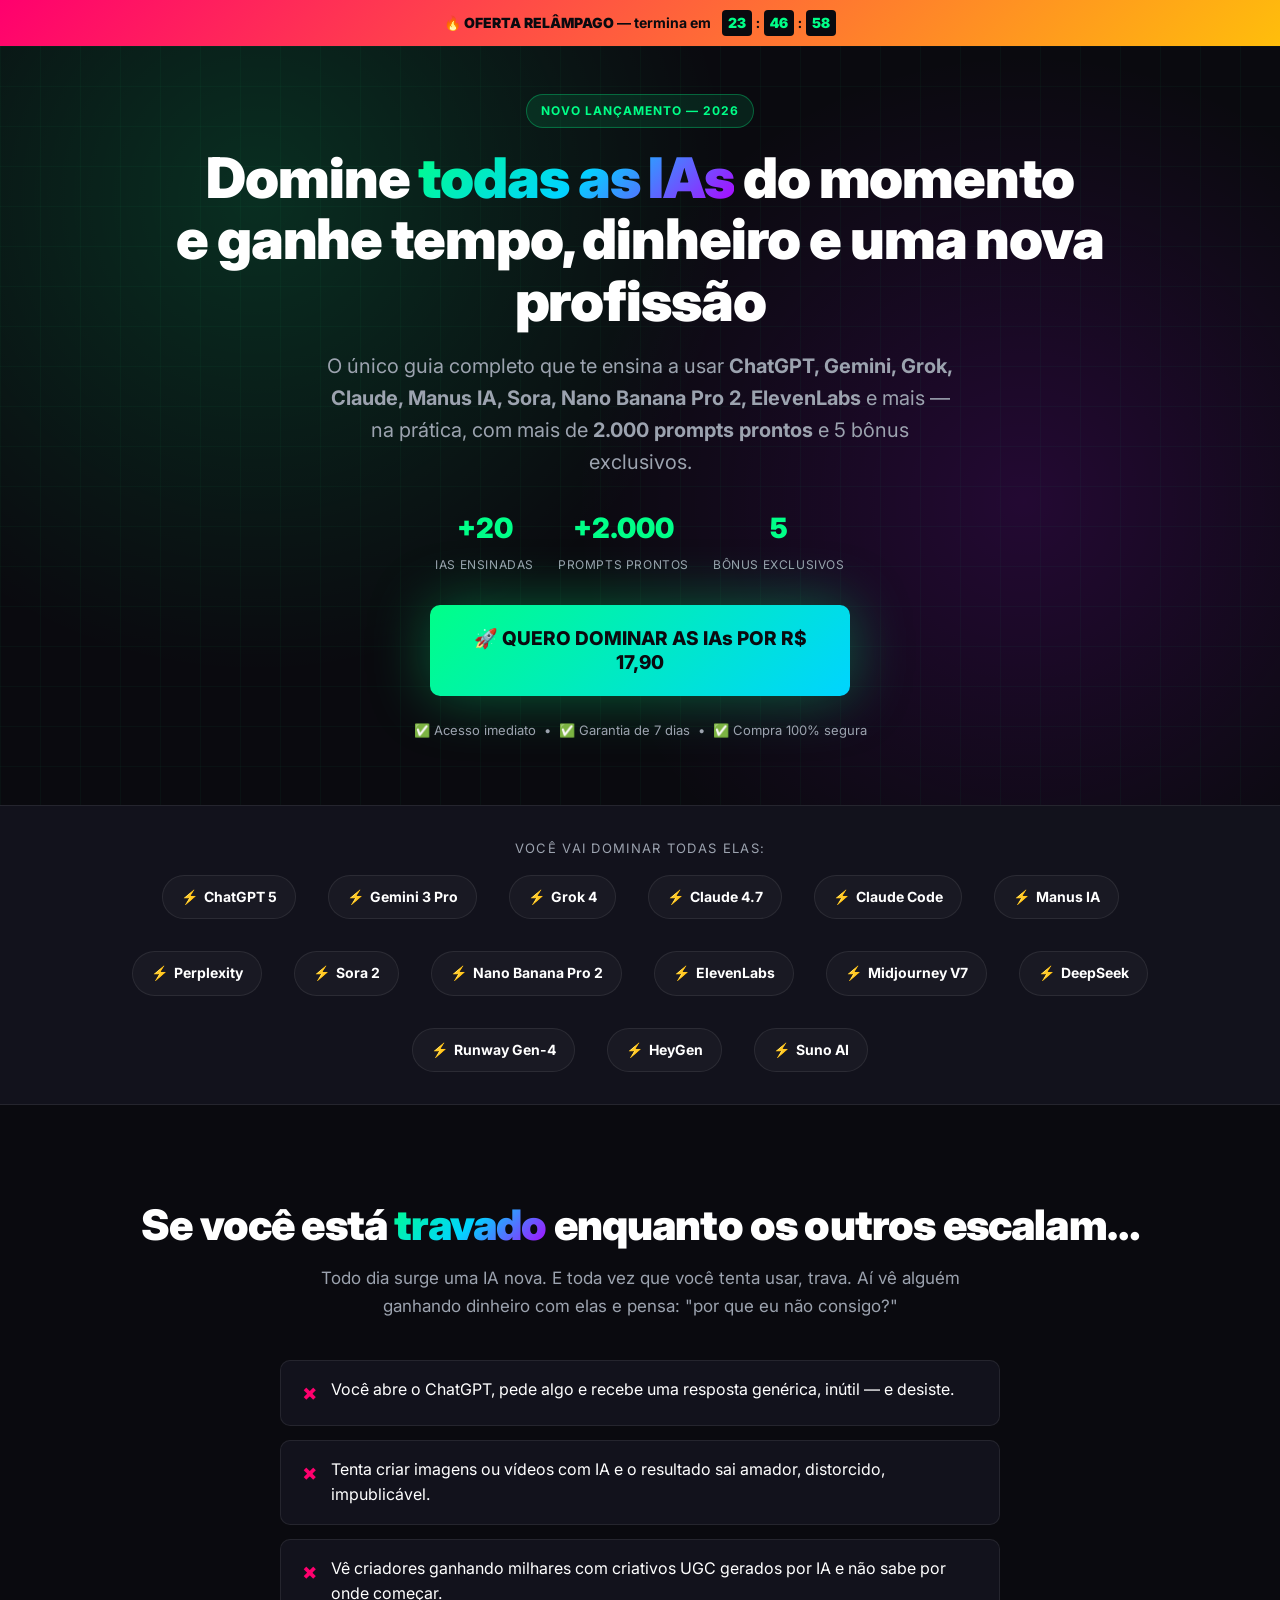
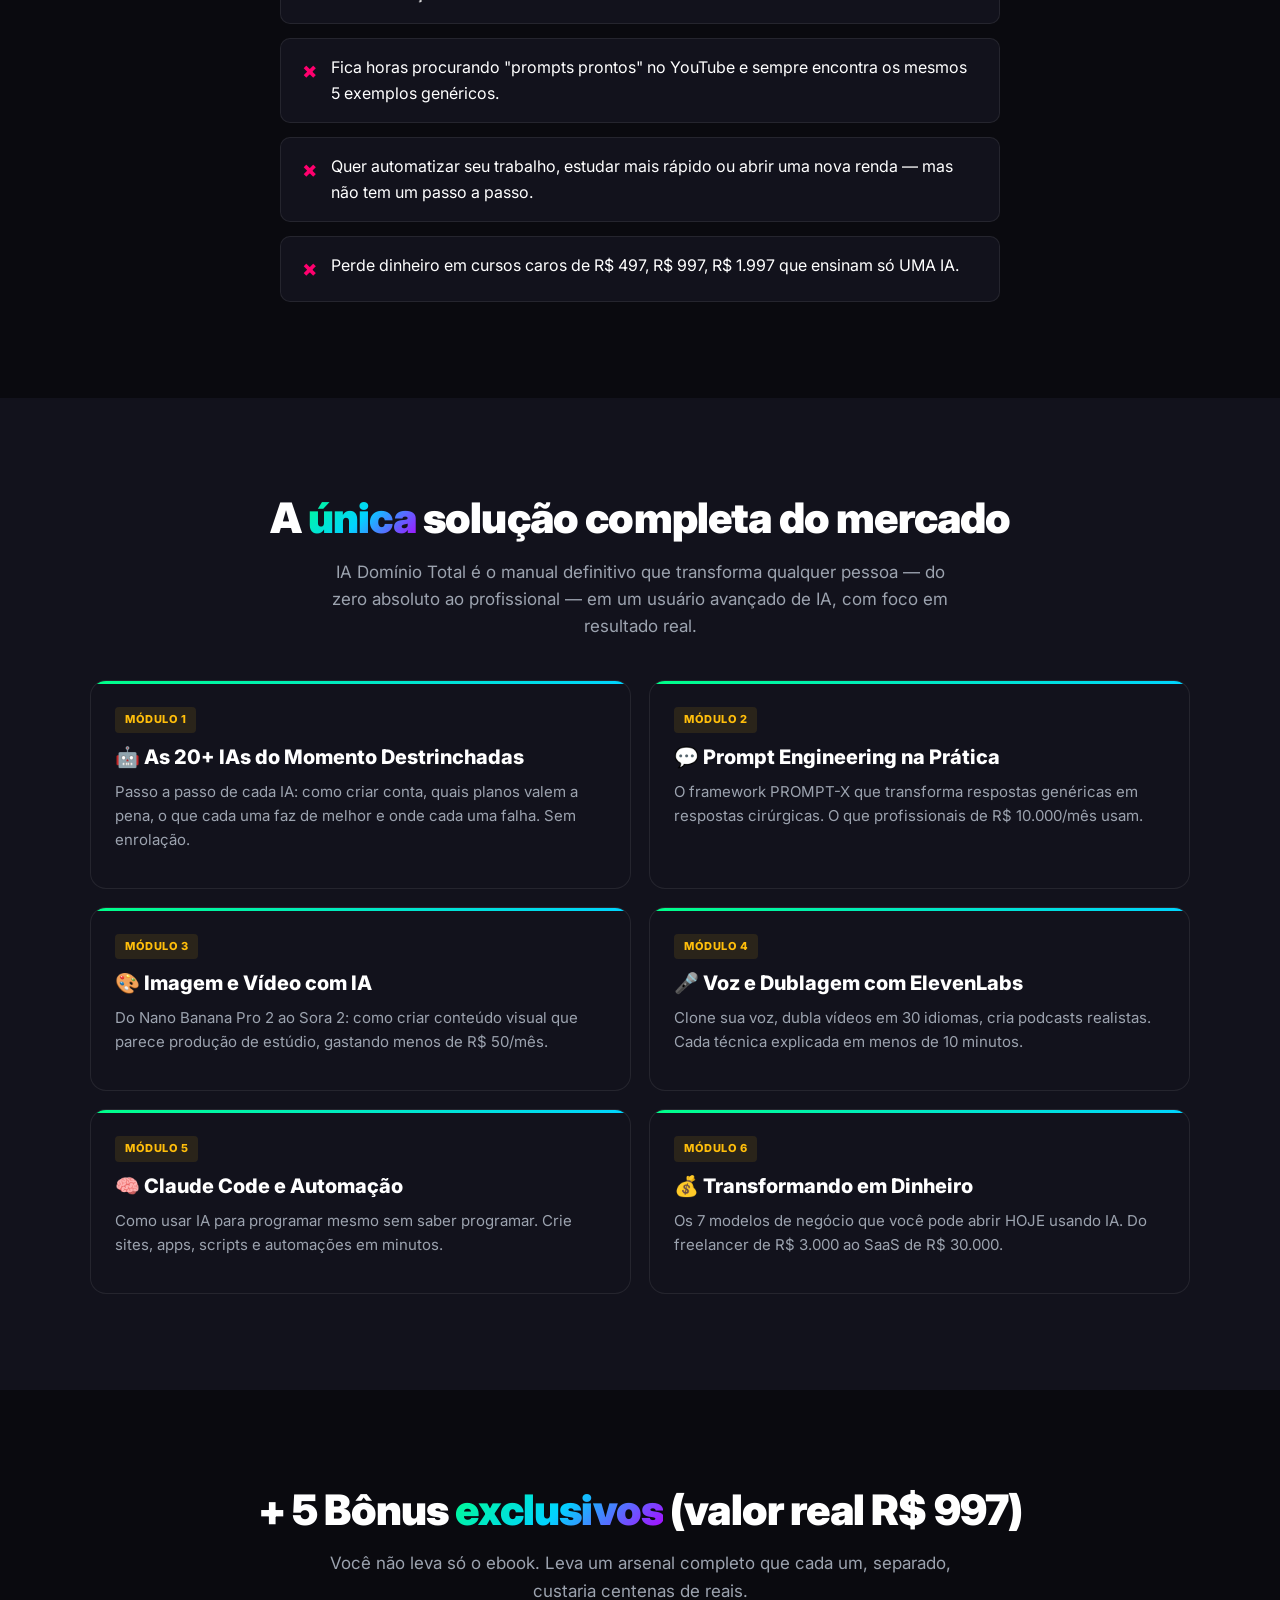
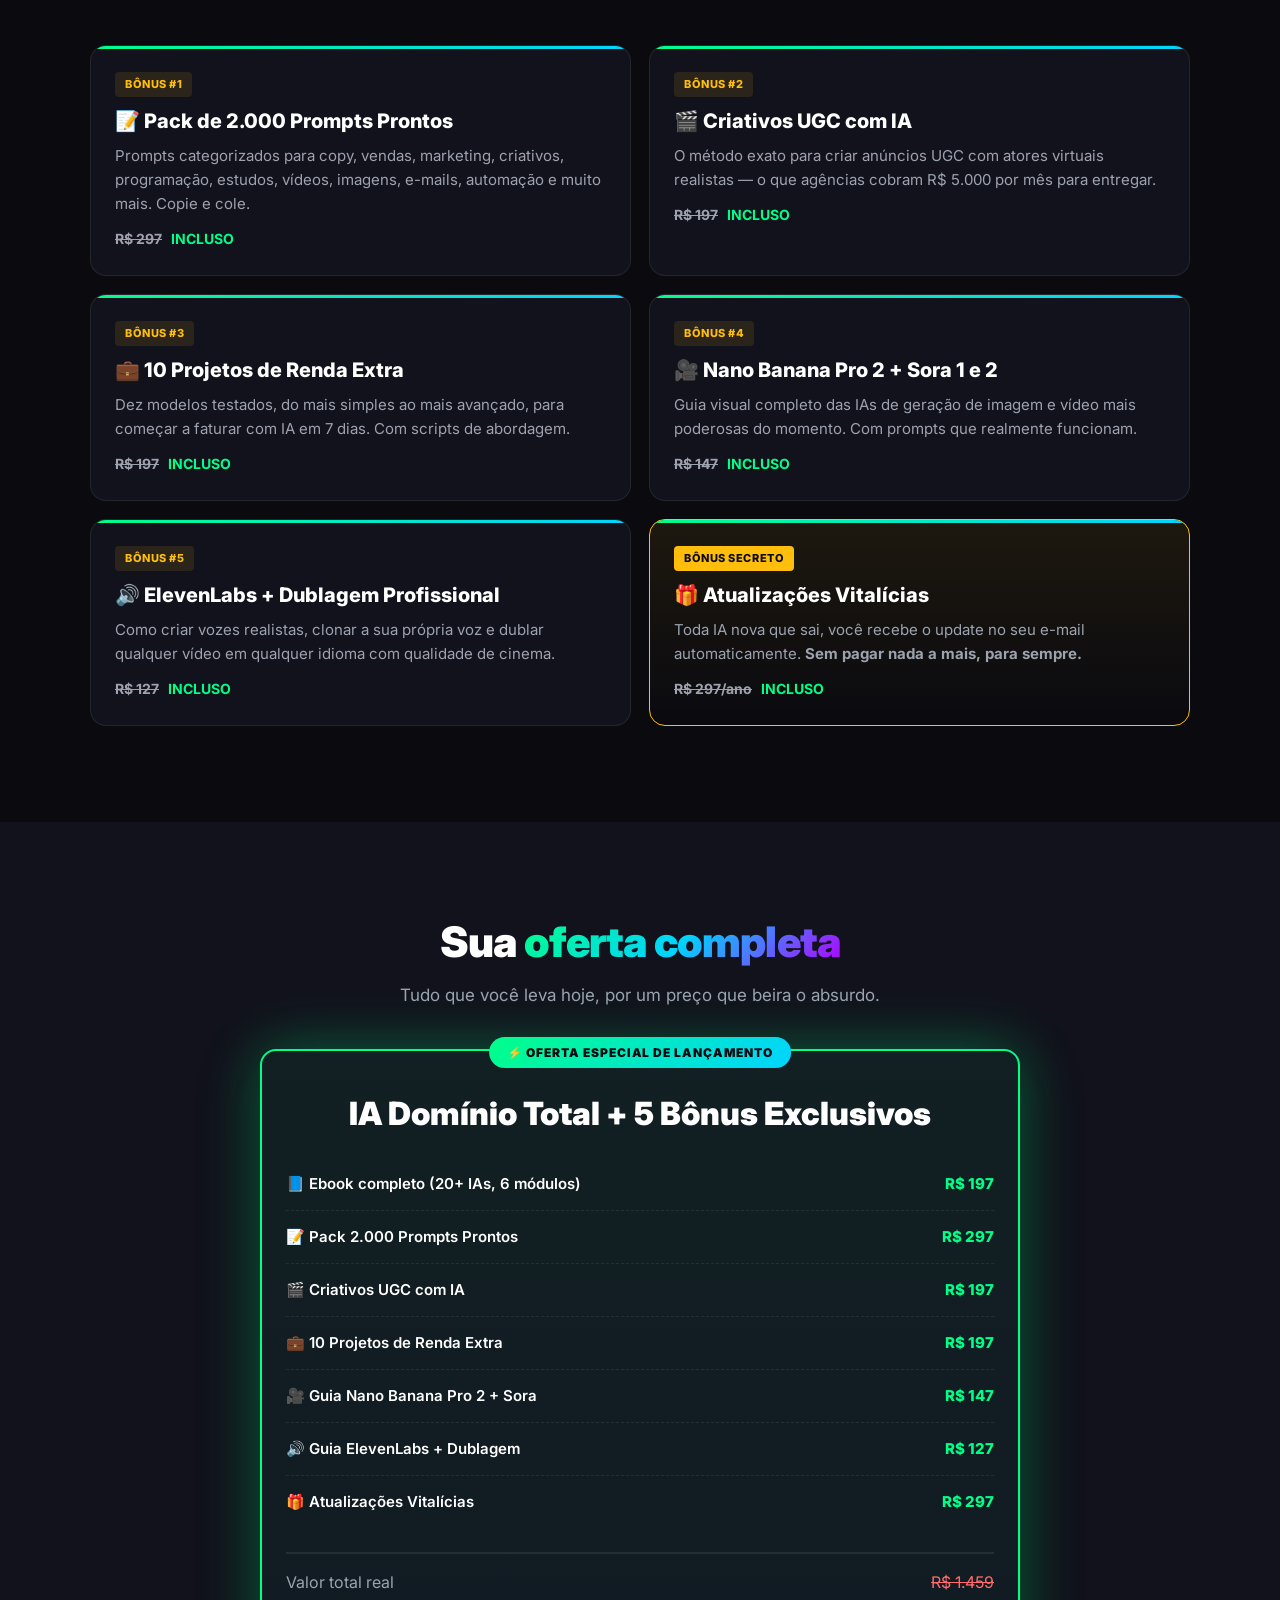
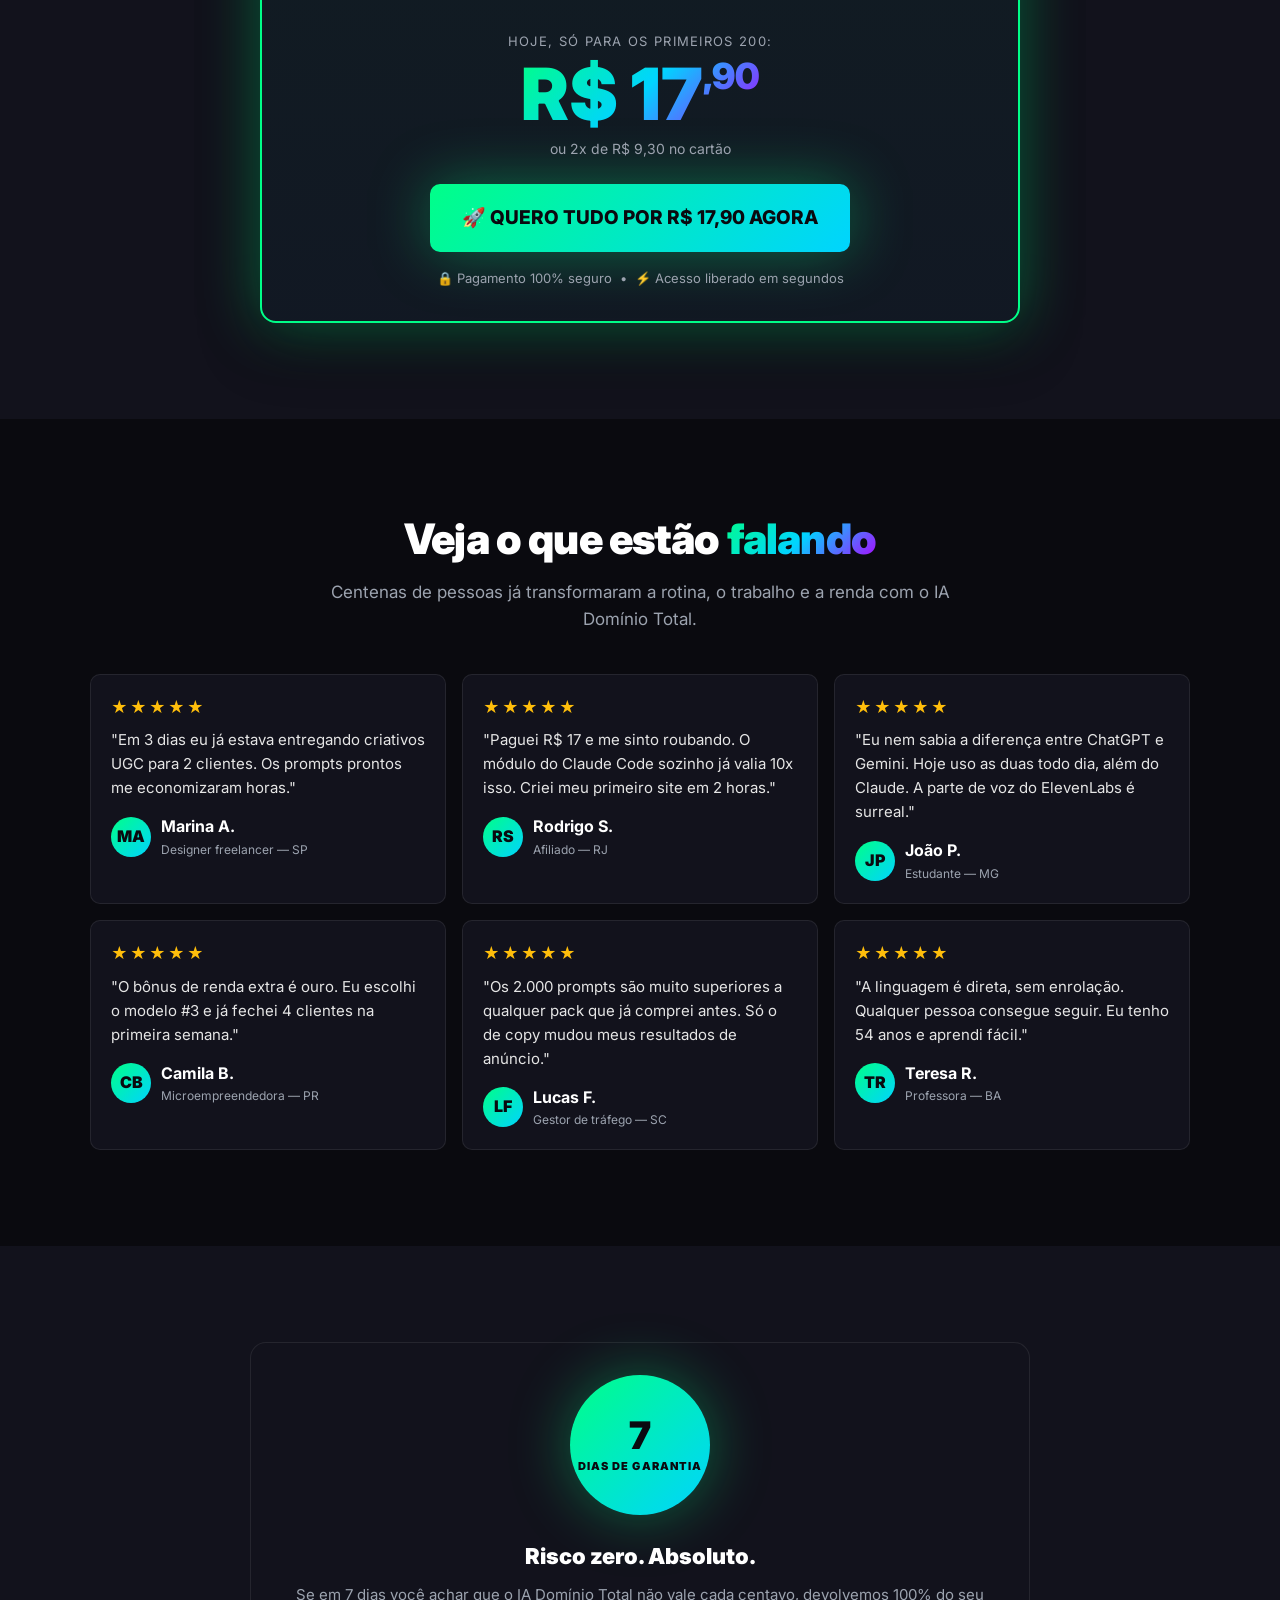
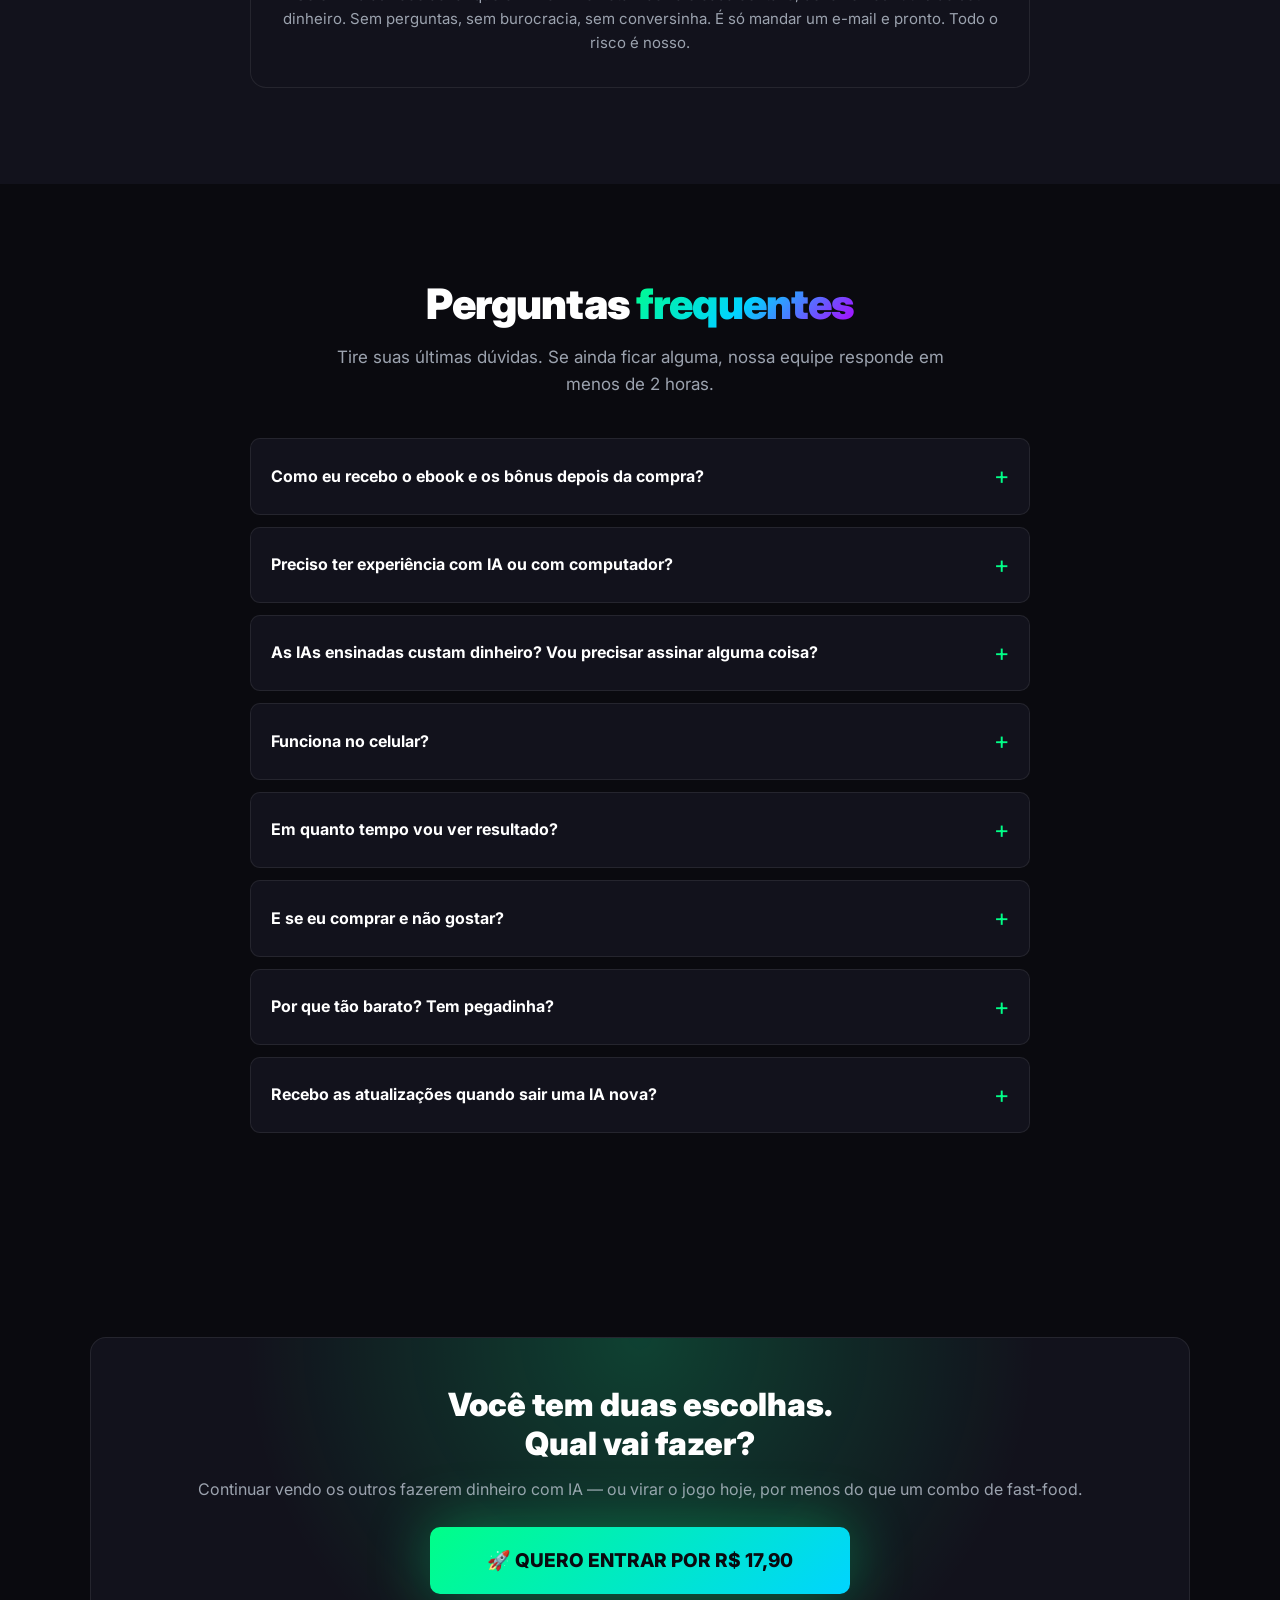
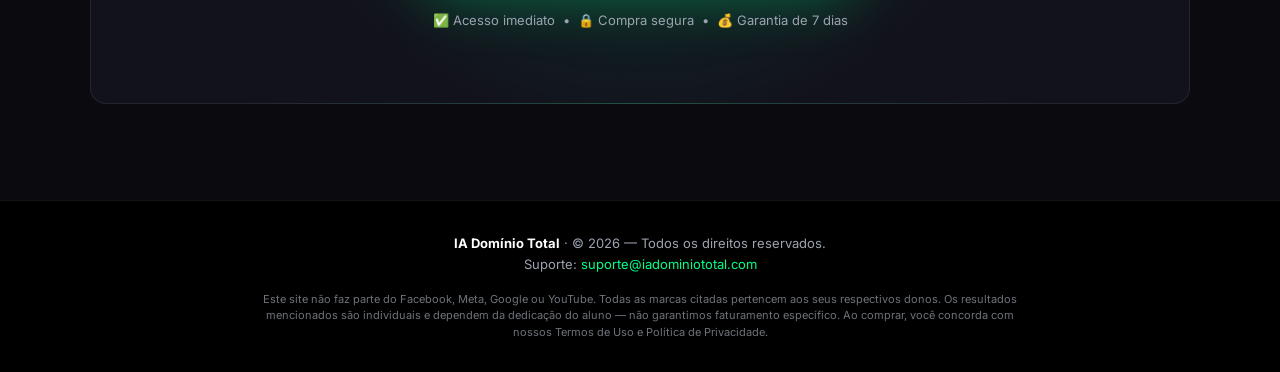
<file: index.html>
<!DOCTYPE html>
<html lang="pt-BR">
<head>
<meta charset="UTF-8">
<meta name="viewport" content="width=device-width, initial-scale=1.0, viewport-fit=cover">
<meta name="theme-color" content="#0a0a0f">
<title>IA Domínio Total | O Guia Definitivo de Todas as IAs do Momento</title>
<meta name="description" content="O único ebook que te ensina a dominar ChatGPT, Gemini, Grok, Claude, Manus IA, Sora, Nano Banana Pro 2 e ElevenLabs. Mais de 2.000 prompts prontos e 5 bônus exclusivos por R$17,90.">
<meta name="robots" content="index,follow">

<!-- Open Graph -->
<meta property="og:type" content="website">
<meta property="og:title" content="IA Domínio Total — Domine Todas as IAs do Momento">
<meta property="og:description" content="Ebook completo + 2.000 prompts + 5 bônus exclusivos. Economize 80% hoje.">
<meta property="og:locale" content="pt_BR">

<!-- Preconnect -->
<link rel="preconnect" href="https://fonts.googleapis.com">
<link rel="preconnect" href="https://fonts.gstatic.com" crossorigin>
<link href="https://fonts.googleapis.com/css2?family=Inter:wght@400;600;700;800;900&display=swap" rel="stylesheet">

<link rel="stylesheet" href="assets/css/style.css">

<!-- ============================================
     PIXELS — SUBSTITUA OS IDS AO HOSPEDAR
     ============================================ -->

<!-- Meta (Facebook) Pixel -->
<script>
!function(f,b,e,v,n,t,s)
{if(f.fbq)return;n=f.fbq=function(){n.callMethod?
n.callMethod.apply(n,arguments):n.queue.push(arguments)};
if(!f._fbq)f._fbq=n;n.push=n;n.loaded=!0;n.version='2.0';
n.queue=[];t=b.createElement(e);t.async=!0;
t.src=v;s=b.getElementsByTagName(e)[0];
s.parentNode.insertBefore(t,s)}(window, document,'script',
'https://connect.facebook.net/en_US/fbevents.js');
/* fbq('init', 'SEU_META_PIXEL_AQUI');
   fbq('track', 'PageView'); */
</script>

<!-- TikTok Pixel -->
<script>
!function (w, d, t) {
  /* w.TiktokAnalyticsObject=t;var ttq=w[t]=w[t]||[];ttq.methods=["page","track","identify","instances","debug","on","off","once","ready","alias","group","enableCookie","disableCookie","holdConsent","revokeConsent","grantConsent"],ttq.setAndDefer=function(t,e){t[e]=function(){t.push([e].concat(Array.prototype.slice.call(arguments,0)))}};for(var e=0;e<ttq.methods.length;e++)ttq.setAndDefer(ttq,ttq.methods[e]);ttq.instance=function(t){for(var e=ttq._i[t]||[],n=0;n<ttq.methods.length;n++)ttq.setAndDefer(e,ttq.methods[n]);return e};ttq.load=function(e,n){var r="https://analytics.tiktok.com/i18n/pixel/events.js",o=n&&n.partner;ttq._i=ttq._i||{},ttq._i[e]=[],ttq._i[e]._u=r,ttq._t=ttq._t||{},ttq._t[e]=+new Date,ttq._o=ttq._o||{},ttq._o[e]=n||{};n=document.createElement("script");n.type="text/javascript",n.async=!0,n.src=r+"?sdkid="+e+"&lib="+t;e=document.getElementsByTagName("script")[0];e.parentNode.insertBefore(n,e)};
  ttq.load('SEU_TIKTOK_PIXEL_AQUI');
  ttq.page(); */
}(window, document, 'ttq');
</script>

<!-- Google Analytics 4 -->
<!-- <script async src="https://www.googletagmanager.com/gtag/js?id=G-SEU_GA4_AQUI"></script>
<script>
  window.dataLayer = window.dataLayer || [];
  function gtag(){dataLayer.push(arguments);}
  gtag('js', new Date());
  gtag('config', 'G-SEU_GA4_AQUI');
</script> -->

</head>
<body>

<!-- Top bar urgência -->
<div class="topbar">
  🔥 <strong>OFERTA RELÂMPAGO</strong> — termina em
  <span id="countdown" class="timer"><span>00</span>:<span>00</span>:<span>00</span></span>
</div>

<!-- HERO -->
<section class="hero">
  <div class="container hero-content">
    <span class="eyebrow">Novo lançamento — 2026</span>
    <h1>
      Domine <span class="gradient">todas as IAs</span> do momento<br>
      e ganhe tempo, dinheiro e uma nova profissão
    </h1>
    <p class="subline">
      O único guia completo que te ensina a usar <strong>ChatGPT, Gemini, Grok, Claude, Manus IA, Sora, Nano Banana Pro 2, ElevenLabs</strong> e mais — na prática, com mais de <strong>2.000 prompts prontos</strong> e 5 bônus exclusivos.
    </p>

    <div class="stats">
      <div class="stat"><span class="num">+20</span><span class="lbl">IAs ensinadas</span></div>
      <div class="stat"><span class="num">+2.000</span><span class="lbl">Prompts prontos</span></div>
      <div class="stat"><span class="num">5</span><span class="lbl">Bônus exclusivos</span></div>
    </div>

    <button class="btn btn-cta btn-cta-lg" data-cta="scroll" data-target="#oferta">
      🚀 QUERO DOMINAR AS IAs POR R$ 17,90
    </button>
    <p class="mt-24" style="font-size:13px;color:var(--text-muted)">
      ✅ Acesso imediato &nbsp;•&nbsp; ✅ Garantia de 7 dias &nbsp;•&nbsp; ✅ Compra 100% segura
    </p>
  </div>
</section>

<!-- IAs cobertas -->
<section class="ia-logos">
  <div class="container">
    <p class="text-center" style="color:var(--text-muted);font-size:13px;margin-bottom:16px;text-transform:uppercase;letter-spacing:.1em">
      Você vai dominar TODAS elas:
    </p>
    <div class="marquee">
      <span class="chip">ChatGPT 5</span>
      <span class="chip">Gemini 3 Pro</span>
      <span class="chip">Grok 4</span>
      <span class="chip">Claude 4.7</span>
      <span class="chip">Claude Code</span>
      <span class="chip">Manus IA</span>
      <span class="chip">Perplexity</span>
      <span class="chip">Sora 2</span>
      <span class="chip">Nano Banana Pro 2</span>
      <span class="chip">ElevenLabs</span>
      <span class="chip">Midjourney V7</span>
      <span class="chip">DeepSeek</span>
      <span class="chip">Runway Gen-4</span>
      <span class="chip">HeyGen</span>
      <span class="chip">Suno AI</span>
    </div>
  </div>
</section>

<!-- DOR -->
<section class="section">
  <div class="container">
    <h2 class="section-title">Se você está <span class="gradient">travado</span> enquanto os outros escalam…</h2>
    <p class="section-sub">Todo dia surge uma IA nova. E toda vez que você tenta usar, trava. Aí vê alguém ganhando dinheiro com elas e pensa: "por que eu não consigo?"</p>

    <ul class="pain-list">
      <li>Você abre o ChatGPT, pede algo e recebe uma resposta genérica, inútil — e desiste.</li>
      <li>Tenta criar imagens ou vídeos com IA e o resultado sai amador, distorcido, impublicável.</li>
      <li>Vê criadores ganhando milhares com criativos UGC gerados por IA e não sabe por onde começar.</li>
      <li>Fica horas procurando "prompts prontos" no YouTube e sempre encontra os mesmos 5 exemplos genéricos.</li>
      <li>Quer automatizar seu trabalho, estudar mais rápido ou abrir uma nova renda — mas não tem um passo a passo.</li>
      <li>Perde dinheiro em cursos caros de R$ 497, R$ 997, R$ 1.997 que ensinam só UMA IA.</li>
    </ul>
  </div>
</section>

<!-- SOLUÇÃO -->
<section class="section" style="background:var(--bg-2)">
  <div class="container">
    <h2 class="section-title">A <span class="gradient">única</span> solução completa do mercado</h2>
    <p class="section-sub">IA Domínio Total é o manual definitivo que transforma qualquer pessoa — do zero absoluto ao profissional — em um usuário avançado de IA, com foco em resultado real.</p>

    <div class="bonus-grid">
      <div class="bonus-card">
        <span class="tag">Módulo 1</span>
        <h3>🤖 As 20+ IAs do Momento Destrinchadas</h3>
        <p>Passo a passo de cada IA: como criar conta, quais planos valem a pena, o que cada uma faz de melhor e onde cada uma falha. Sem enrolação.</p>
      </div>
      <div class="bonus-card">
        <span class="tag">Módulo 2</span>
        <h3>💬 Prompt Engineering na Prática</h3>
        <p>O framework PROMPT-X que transforma respostas genéricas em respostas cirúrgicas. O que profissionais de R$ 10.000/mês usam.</p>
      </div>
      <div class="bonus-card">
        <span class="tag">Módulo 3</span>
        <h3>🎨 Imagem e Vídeo com IA</h3>
        <p>Do Nano Banana Pro 2 ao Sora 2: como criar conteúdo visual que parece produção de estúdio, gastando menos de R$ 50/mês.</p>
      </div>
      <div class="bonus-card">
        <span class="tag">Módulo 4</span>
        <h3>🎤 Voz e Dublagem com ElevenLabs</h3>
        <p>Clone sua voz, dubla vídeos em 30 idiomas, cria podcasts realistas. Cada técnica explicada em menos de 10 minutos.</p>
      </div>
      <div class="bonus-card">
        <span class="tag">Módulo 5</span>
        <h3>🧠 Claude Code e Automação</h3>
        <p>Como usar IA para programar mesmo sem saber programar. Crie sites, apps, scripts e automações em minutos.</p>
      </div>
      <div class="bonus-card">
        <span class="tag">Módulo 6</span>
        <h3>💰 Transformando em Dinheiro</h3>
        <p>Os 7 modelos de negócio que você pode abrir HOJE usando IA. Do freelancer de R$ 3.000 ao SaaS de R$ 30.000.</p>
      </div>
    </div>
  </div>
</section>

<!-- BÔNUS -->
<section class="section">
  <div class="container">
    <h2 class="section-title">+ 5 Bônus <span class="gradient">exclusivos</span> (valor real R$ 997)</h2>
    <p class="section-sub">Você não leva só o ebook. Leva um arsenal completo que cada um, separado, custaria centenas de reais.</p>

    <div class="bonus-grid">
      <div class="bonus-card">
        <span class="tag">BÔNUS #1</span>
        <h3>📝 Pack de 2.000 Prompts Prontos</h3>
        <p>Prompts categorizados para copy, vendas, marketing, criativos, programação, estudos, vídeos, imagens, e-mails, automação e muito mais. Copie e cole.</p>
        <div class="value"><s>R$ 297</s> INCLUSO</div>
      </div>
      <div class="bonus-card">
        <span class="tag">BÔNUS #2</span>
        <h3>🎬 Criativos UGC com IA</h3>
        <p>O método exato para criar anúncios UGC com atores virtuais realistas — o que agências cobram R$ 5.000 por mês para entregar.</p>
        <div class="value"><s>R$ 197</s> INCLUSO</div>
      </div>
      <div class="bonus-card">
        <span class="tag">BÔNUS #3</span>
        <h3>💼 10 Projetos de Renda Extra</h3>
        <p>Dez modelos testados, do mais simples ao mais avançado, para começar a faturar com IA em 7 dias. Com scripts de abordagem.</p>
        <div class="value"><s>R$ 197</s> INCLUSO</div>
      </div>
      <div class="bonus-card">
        <span class="tag">BÔNUS #4</span>
        <h3>🎥 Nano Banana Pro 2 + Sora 1 e 2</h3>
        <p>Guia visual completo das IAs de geração de imagem e vídeo mais poderosas do momento. Com prompts que realmente funcionam.</p>
        <div class="value"><s>R$ 147</s> INCLUSO</div>
      </div>
      <div class="bonus-card">
        <span class="tag">BÔNUS #5</span>
        <h3>🔊 ElevenLabs + Dublagem Profissional</h3>
        <p>Como criar vozes realistas, clonar a sua própria voz e dublar qualquer vídeo em qualquer idioma com qualidade de cinema.</p>
        <div class="value"><s>R$ 127</s> INCLUSO</div>
      </div>
      <div class="bonus-card" style="border-color:var(--accent-2);background:linear-gradient(180deg,rgba(255,190,11,.08),transparent)">
        <span class="tag" style="background:var(--accent-2);color:#0a0a0f">BÔNUS SECRETO</span>
        <h3>🎁 Atualizações Vitalícias</h3>
        <p>Toda IA nova que sai, você recebe o update no seu e-mail automaticamente. <strong>Sem pagar nada a mais, para sempre.</strong></p>
        <div class="value"><s>R$ 297/ano</s> INCLUSO</div>
      </div>
    </div>
  </div>
</section>

<!-- OFERTA -->
<section class="section" id="oferta" style="background:var(--bg-2)">
  <div class="container">
    <h2 class="section-title">Sua <span class="gradient">oferta completa</span></h2>
    <p class="section-sub">Tudo que você leva hoje, por um preço que beira o absurdo.</p>

    <div class="offer-box">
      <span class="badge-top">⚡ Oferta Especial de Lançamento</span>
      <div class="offer-title">IA Domínio Total + 5 Bônus Exclusivos</div>

      <div class="offer-stack">
        <div class="offer-item"><span class="name">📘 Ebook completo (20+ IAs, 6 módulos)</span><span class="val">R$ 197</span></div>
        <div class="offer-item"><span class="name">📝 Pack 2.000 Prompts Prontos</span><span class="val">R$ 297</span></div>
        <div class="offer-item"><span class="name">🎬 Criativos UGC com IA</span><span class="val">R$ 197</span></div>
        <div class="offer-item"><span class="name">💼 10 Projetos de Renda Extra</span><span class="val">R$ 197</span></div>
        <div class="offer-item"><span class="name">🎥 Guia Nano Banana Pro 2 + Sora</span><span class="val">R$ 147</span></div>
        <div class="offer-item"><span class="name">🔊 Guia ElevenLabs + Dublagem</span><span class="val">R$ 127</span></div>
        <div class="offer-item"><span class="name">🎁 Atualizações Vitalícias</span><span class="val">R$ 297</span></div>
      </div>

      <div class="offer-total strike">
        <span>Valor total real</span>
        <span class="val">R$ 1.459</span>
      </div>

      <div class="offer-final">
        <div class="label">Hoje, só para os primeiros 200:</div>
        <div class="price">R$ 17<span class="cents">,90</span></div>
        <div class="hint">ou 2x de R$ 9,30 no cartão</div>
      </div>

      <button class="btn btn-cta btn-cta-lg" data-cta="checkout" style="margin:20px auto 0;display:flex">
        🚀 QUERO TUDO POR R$ 17,90 AGORA
      </button>

      <p class="text-center" style="margin-top:16px;font-size:13px;color:var(--text-muted)">
        🔒 Pagamento 100% seguro &nbsp;•&nbsp; ⚡ Acesso liberado em segundos
      </p>
    </div>
  </div>
</section>

<!-- PROVA SOCIAL -->
<section class="section">
  <div class="container">
    <h2 class="section-title">Veja o que estão <span class="gradient">falando</span></h2>
    <p class="section-sub">Centenas de pessoas já transformaram a rotina, o trabalho e a renda com o IA Domínio Total.</p>

    <div class="social-grid">
      <div class="social-card">
        <div class="stars">★★★★★</div>
        <p class="quote">"Em 3 dias eu já estava entregando criativos UGC para 2 clientes. Os prompts prontos me economizaram horas."</p>
        <div class="who">
          <div class="avatar">MA</div>
          <div><strong>Marina A.</strong><small>Designer freelancer — SP</small></div>
        </div>
      </div>
      <div class="social-card">
        <div class="stars">★★★★★</div>
        <p class="quote">"Paguei R$ 17 e me sinto roubando. O módulo do Claude Code sozinho já valia 10x isso. Criei meu primeiro site em 2 horas."</p>
        <div class="who">
          <div class="avatar">RS</div>
          <div><strong>Rodrigo S.</strong><small>Afiliado — RJ</small></div>
        </div>
      </div>
      <div class="social-card">
        <div class="stars">★★★★★</div>
        <p class="quote">"Eu nem sabia a diferença entre ChatGPT e Gemini. Hoje uso as duas todo dia, além do Claude. A parte de voz do ElevenLabs é surreal."</p>
        <div class="who">
          <div class="avatar">JP</div>
          <div><strong>João P.</strong><small>Estudante — MG</small></div>
        </div>
      </div>
      <div class="social-card">
        <div class="stars">★★★★★</div>
        <p class="quote">"O bônus de renda extra é ouro. Eu escolhi o modelo #3 e já fechei 4 clientes na primeira semana."</p>
        <div class="who">
          <div class="avatar">CB</div>
          <div><strong>Camila B.</strong><small>Microempreendedora — PR</small></div>
        </div>
      </div>
      <div class="social-card">
        <div class="stars">★★★★★</div>
        <p class="quote">"Os 2.000 prompts são muito superiores a qualquer pack que já comprei antes. Só o de copy mudou meus resultados de anúncio."</p>
        <div class="who">
          <div class="avatar">LF</div>
          <div><strong>Lucas F.</strong><small>Gestor de tráfego — SC</small></div>
        </div>
      </div>
      <div class="social-card">
        <div class="stars">★★★★★</div>
        <p class="quote">"A linguagem é direta, sem enrolação. Qualquer pessoa consegue seguir. Eu tenho 54 anos e aprendi fácil."</p>
        <div class="who">
          <div class="avatar">TR</div>
          <div><strong>Teresa R.</strong><small>Professora — BA</small></div>
        </div>
      </div>
    </div>
  </div>
</section>

<!-- GARANTIA -->
<section class="section" style="background:var(--bg-2)">
  <div class="container">
    <div class="guarantee">
      <div class="seal">
        <span class="big">7</span>
        <span class="lbl">Dias de Garantia</span>
      </div>
      <div>
        <h3>Risco zero. Absoluto.</h3>
        <p>Se em 7 dias você achar que o IA Domínio Total não vale cada centavo, devolvemos 100% do seu dinheiro. Sem perguntas, sem burocracia, sem conversinha. É só mandar um e-mail e pronto. Todo o risco é nosso.</p>
      </div>
    </div>
  </div>
</section>

<!-- FAQ -->
<section class="section">
  <div class="container">
    <h2 class="section-title">Perguntas <span class="gradient">frequentes</span></h2>
    <p class="section-sub">Tire suas últimas dúvidas. Se ainda ficar alguma, nossa equipe responde em menos de 2 horas.</p>

    <div class="faq-list">
      <details class="faq-item">
        <summary>Como eu recebo o ebook e os bônus depois da compra?</summary>
        <div class="ans">Imediatamente. Assim que o pagamento é confirmado (PIX aprova em segundos, cartão em até 2 minutos), você recebe os acessos no seu e-mail e também numa página exclusiva de área de membros.</div>
      </details>
      <details class="faq-item">
        <summary>Preciso ter experiência com IA ou com computador?</summary>
        <div class="ans">Nenhuma. O material é feito do zero absoluto. Se você sabe abrir um site e copiar e colar texto, você consegue. Alunos de 14 a 70+ anos já passaram pelo conteúdo.</div>
      </details>
      <details class="faq-item">
        <summary>As IAs ensinadas custam dinheiro? Vou precisar assinar alguma coisa?</summary>
        <div class="ans">A maioria delas tem plano gratuito muito bom. Nós ensinamos a extrair o máximo do plano free de cada uma, e só recomendamos pagar quando o retorno for garantido. Você pode começar sem gastar nada além do ebook.</div>
      </details>
      <details class="faq-item">
        <summary>Funciona no celular?</summary>
        <div class="ans">Sim. Todo o material — ebook, prompts, bônus — é 100% otimizado para ser lido e usado no celular. Você pode estudar no ônibus, na fila do mercado, em qualquer lugar.</div>
      </details>
      <details class="faq-item">
        <summary>Em quanto tempo vou ver resultado?</summary>
        <div class="ans">Depende do seu ritmo. Alunos que seguem o passo a passo conseguem criar seu primeiro conteúdo com IA em menos de 2 horas. Os primeiros R$ com o bônus de renda extra costumam vir entre 3 e 14 dias.</div>
      </details>
      <details class="faq-item">
        <summary>E se eu comprar e não gostar?</summary>
        <div class="ans">Você tem 7 dias de garantia total. É só mandar um e-mail dizendo que não gostou e devolvemos 100% do valor. Sem perguntas.</div>
      </details>
      <details class="faq-item">
        <summary>Por que tão barato? Tem pegadinha?</summary>
        <div class="ans">Nenhuma. Nosso objetivo é democratizar o acesso à IA no Brasil. Estamos vendendo a um preço simbólico para construir uma grande base de alunos. No futuro, o produto vai custar R$ 197 — quem pega agora, trava pra sempre.</div>
      </details>
      <details class="faq-item">
        <summary>Recebo as atualizações quando sair uma IA nova?</summary>
        <div class="ans">Sim. Esse é o Bônus Secreto. Toda IA relevante que aparecer no mercado, você recebe um update gratuito, pra sempre. Sem pagar um centavo a mais.</div>
      </details>
    </div>
  </div>
</section>

<!-- CTA FINAL -->
<section class="section">
  <div class="container">
    <div class="cta-block">
      <h3>Você tem duas escolhas.<br>Qual vai fazer?</h3>
      <p>Continuar vendo os outros fazerem dinheiro com IA — ou virar o jogo hoje, por menos do que um combo de fast-food.</p>

      <button class="btn btn-cta btn-cta-lg" data-cta="checkout">
        🚀 QUERO ENTRAR POR R$ 17,90
      </button>

      <p style="margin-top:16px;font-size:13px;color:var(--text-muted)">
        ✅ Acesso imediato &nbsp;•&nbsp; 🔒 Compra segura &nbsp;•&nbsp; 💰 Garantia de 7 dias
      </p>
    </div>
  </div>
</section>

<!-- FOOTER -->
<footer class="footer">
  <strong style="color:#fff">IA Domínio Total</strong> · © 2026 — Todos os direitos reservados.<br>
  Suporte: <a href="mailto:suporte@iadominiototal.com">suporte@iadominiototal.com</a>
  <p class="disclaimer">
    Este site não faz parte do Facebook, Meta, Google ou YouTube. Todas as marcas citadas pertencem aos seus respectivos donos.
    Os resultados mencionados são individuais e dependem da dedicação do aluno — não garantimos faturamento específico.
    Ao comprar, você concorda com nossos Termos de Uso e Política de Privacidade.
  </p>
</footer>

<!-- STICKY CTA MOBILE -->
<div class="sticky-cta">
  <div class="info">
    <div class="price">R$ 17,90</div>
    <small>Acesso imediato • 7 dias garantia</small>
  </div>
  <button class="btn btn-cta" data-cta="checkout">QUERO AGORA →</button>
</div>

<script src="assets/js/main.js"></script>
</body>
</html>
</file>
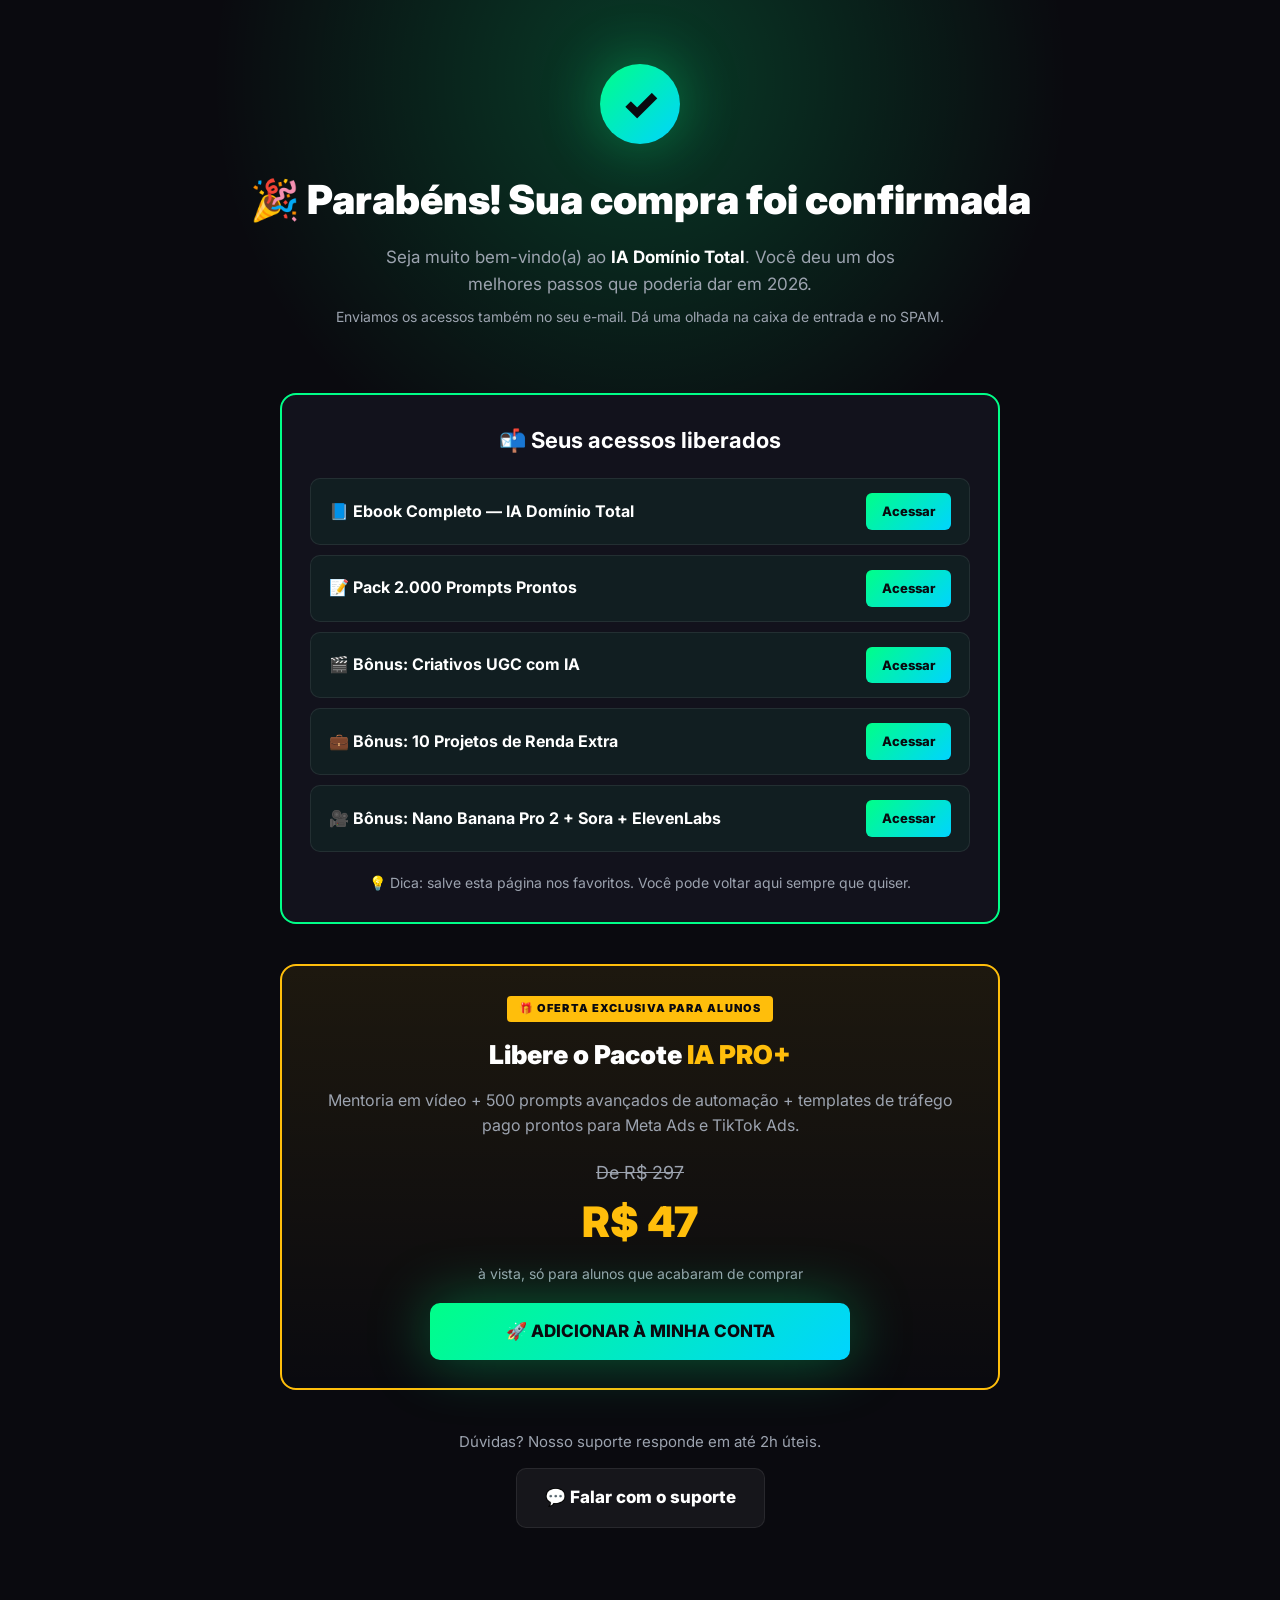
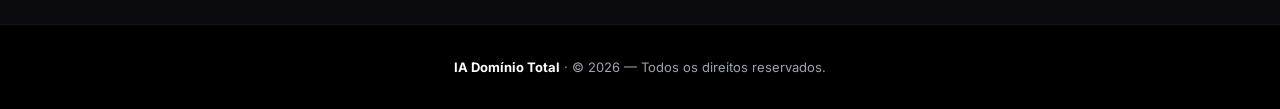
<file: obrigado.html>
<!DOCTYPE html>
<html lang="pt-BR">
<head>
<meta charset="UTF-8">
<meta name="viewport" content="width=device-width, initial-scale=1.0">
<title>🎉 Parabéns! Sua compra foi confirmada — IA Domínio Total</title>
<meta name="robots" content="noindex,nofollow">
<link rel="preconnect" href="https://fonts.googleapis.com">
<link rel="preconnect" href="https://fonts.gstatic.com" crossorigin>
<link href="https://fonts.googleapis.com/css2?family=Inter:wght@400;600;700;800;900&display=swap" rel="stylesheet">
<link rel="stylesheet" href="assets/css/style.css">

<!-- Meta Pixel Purchase -->
<script>
/* fbq('init', 'SEU_META_PIXEL_AQUI');
fbq('track', 'PageView');
fbq('track', 'Purchase', {value: 17.90, currency: 'BRL'}); */
</script>

<!-- TikTok Purchase -->
<script>
/* ttq.track('CompletePayment', {value: 17.90, currency: 'BRL'}); */
</script>

<style>
.ty-hero{
  background:radial-gradient(circle at 50% 20%,rgba(0,255,136,.2),transparent 60%),var(--bg);
  padding:64px 20px;
  text-align:center;
}
.ty-hero .check{
  width:80px;height:80px;border-radius:50%;
  background:var(--grad-cta);
  color:#0a0a0f;
  margin:0 auto 24px;
  display:flex;align-items:center;justify-content:center;
  font-size:42px;font-weight:900;
  box-shadow:var(--shadow-glow);
}
.access-box{
  max-width:720px;margin:0 auto;
  background:var(--bg-2);
  border:2px solid var(--primary);
  border-radius:var(--radius);
  padding:28px;
}
.access-box h2{font-size:22px;margin-bottom:16px;text-align:center}
.access-list{list-style:none;padding:0;margin:20px 0}
.access-list li{
  background:rgba(0,255,136,.05);
  border:1px solid var(--border);
  padding:14px 18px;
  border-radius:var(--radius-sm);
  margin-bottom:10px;
  display:flex;justify-content:space-between;align-items:center;gap:12px;
}
.access-list li a{
  background:var(--grad-cta);color:#0a0a0f;
  padding:8px 16px;border-radius:6px;
  font-weight:800;font-size:13px;
  white-space:nowrap;
}
.upsell{
  background:linear-gradient(180deg,rgba(255,190,11,.08),transparent);
  border:2px solid var(--accent-2);
  border-radius:var(--radius);
  padding:28px;
  max-width:720px;margin:40px auto;
  text-align:center;
}
.upsell .tag-ex{
  display:inline-block;
  background:var(--accent-2);color:#0a0a0f;
  padding:4px 12px;border-radius:4px;
  font-size:11px;font-weight:900;
  letter-spacing:.1em;text-transform:uppercase;
}
.upsell h3{font-size:26px;font-weight:900;margin:12px 0}
.upsell .old{color:var(--text-muted);text-decoration:line-through;font-size:18px}
.upsell .new{color:var(--accent-2);font-size:42px;font-weight:900}
</style>
</head>
<body>

<section class="ty-hero">
  <div class="check">✓</div>
  <h1 style="font-size:clamp(26px,5vw,40px);font-weight:900;margin-bottom:12px">
    🎉 Parabéns! Sua compra foi confirmada
  </h1>
  <p style="color:var(--text-muted);max-width:560px;margin:0 auto 8px;font-size:17px">
    Seja muito bem-vindo(a) ao <strong style="color:#fff">IA Domínio Total</strong>. Você deu um dos melhores passos que poderia dar em 2026.
  </p>
  <p style="color:var(--text-muted);font-size:14px">Enviamos os acessos também no seu e-mail. Dá uma olhada na caixa de entrada e no SPAM.</p>
</section>

<section class="section" style="padding-top:0">
  <div class="container">
    <div class="access-box">
      <h2>📬 Seus acessos liberados</h2>
      <ul class="access-list">
        <li><strong>📘 Ebook Completo — IA Domínio Total</strong><a href="produto/ebook.html" target="_blank">Acessar</a></li>
        <li><strong>📝 Pack 2.000 Prompts Prontos</strong><a href="produto/2000-prompts.html" target="_blank">Acessar</a></li>
        <li><strong>🎬 Bônus: Criativos UGC com IA</strong><a href="produto/bonus-ugc.html" target="_blank">Acessar</a></li>
        <li><strong>💼 Bônus: 10 Projetos de Renda Extra</strong><a href="produto/bonus-renda-extra.html" target="_blank">Acessar</a></li>
        <li><strong>🎥 Bônus: Nano Banana Pro 2 + Sora + ElevenLabs</strong><a href="produto/bonus-nano-sora-eleven.html" target="_blank">Acessar</a></li>
      </ul>

      <p style="text-align:center;font-size:14px;color:var(--text-muted);margin-top:14px">
        💡 Dica: salve esta página nos favoritos. Você pode voltar aqui sempre que quiser.
      </p>
    </div>

    <!-- UPSELL -->
    <div class="upsell">
      <span class="tag-ex">🎁 OFERTA EXCLUSIVA PARA ALUNOS</span>
      <h3>Libere o Pacote <span style="color:var(--accent-2)">IA PRO+</span></h3>
      <p style="color:var(--text-muted);font-size:16px;margin-bottom:20px">
        Mentoria em vídeo + 500 prompts avançados de automação + templates de tráfego pago prontos para Meta Ads e TikTok Ads.
      </p>
      <p><span class="old">De R$ 297</span></p>
      <p><span class="new">R$ 47</span></p>
      <p style="font-size:14px;color:var(--text-muted);margin:8px 0 18px">à vista, só para alunos que acabaram de comprar</p>
      <a href="#" class="btn btn-cta" style="display:inline-flex">🚀 ADICIONAR À MINHA CONTA</a>
    </div>

    <div class="text-center" style="margin-top:32px">
      <p style="color:var(--text-muted);font-size:15px;margin-bottom:14px">
        Dúvidas? Nosso suporte responde em até 2h úteis.
      </p>
      <a href="mailto:suporte@iadominiototal.com" class="btn btn-ghost">💬 Falar com o suporte</a>
    </div>
  </div>
</section>

<footer class="footer">
  <strong style="color:#fff">IA Domínio Total</strong> · © 2026 — Todos os direitos reservados.
</footer>

<script src="assets/js/main.js"></script>
</body>
</html>
</file>
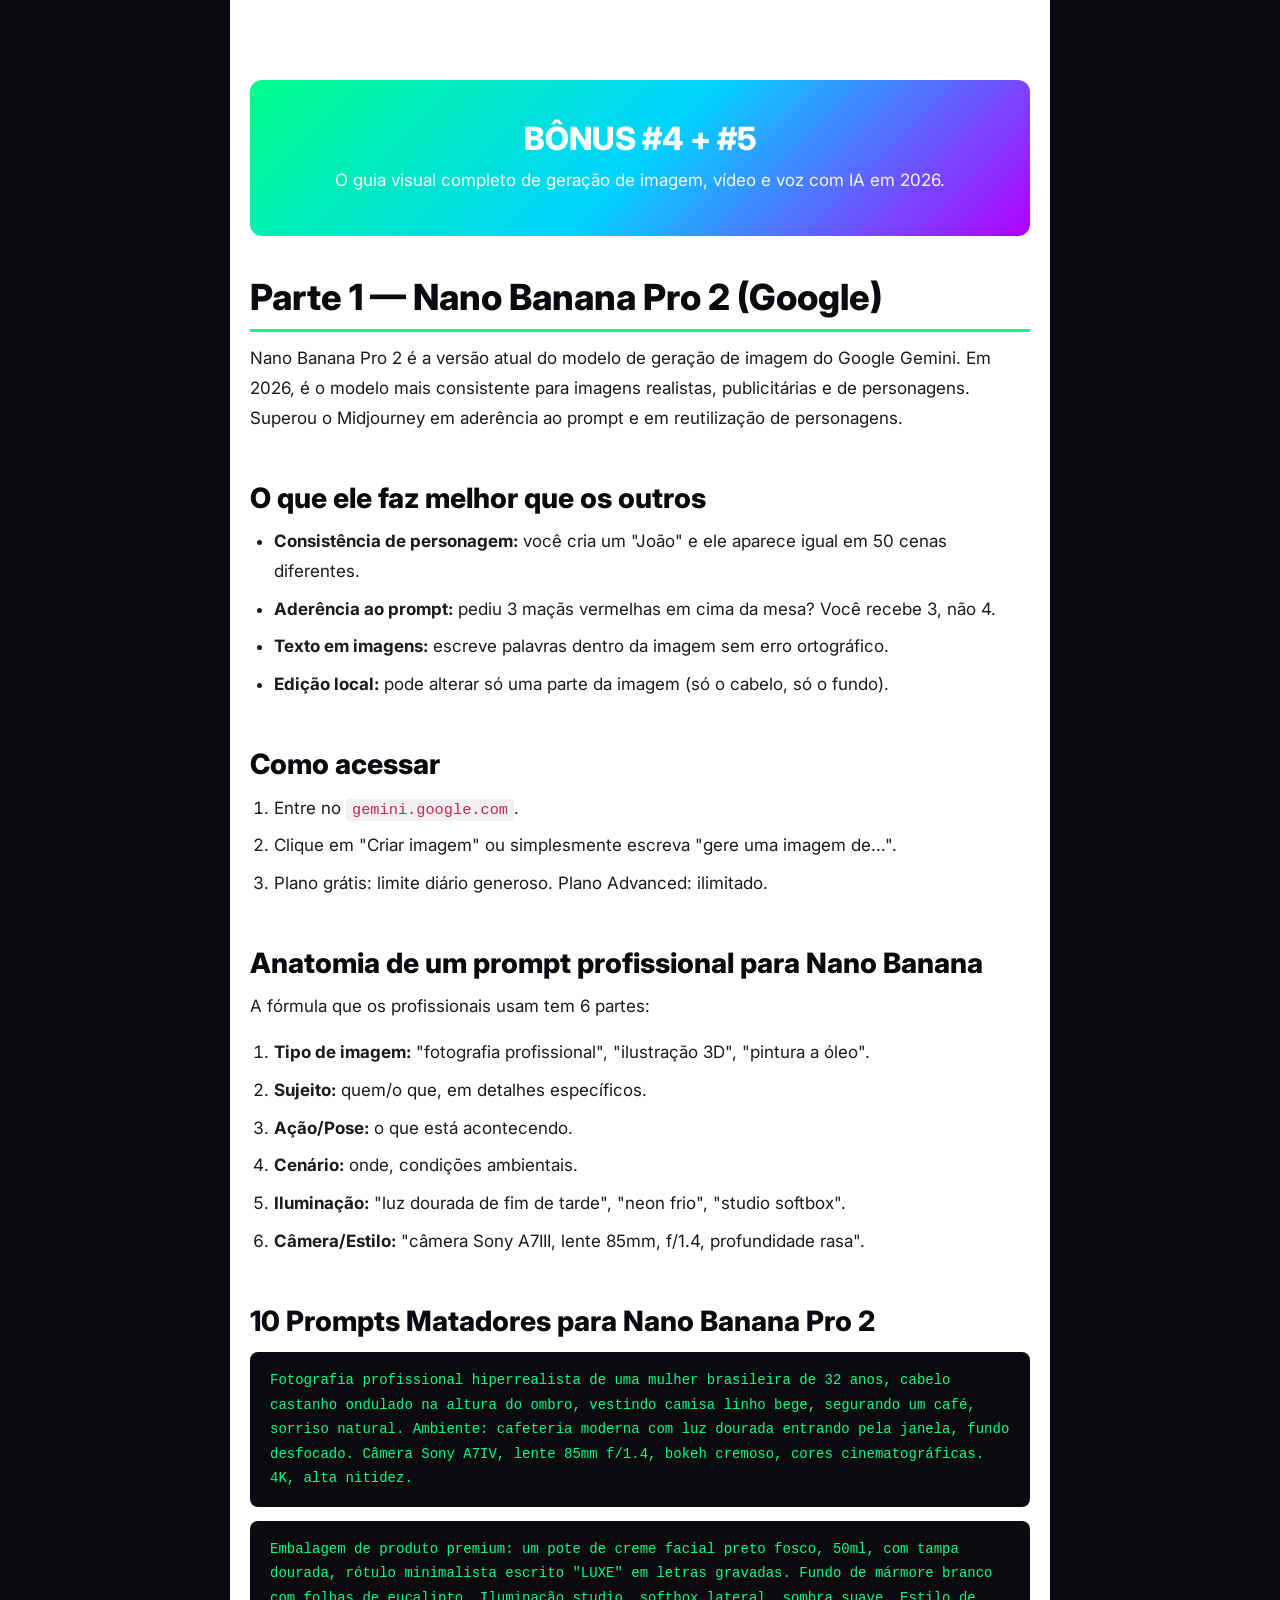
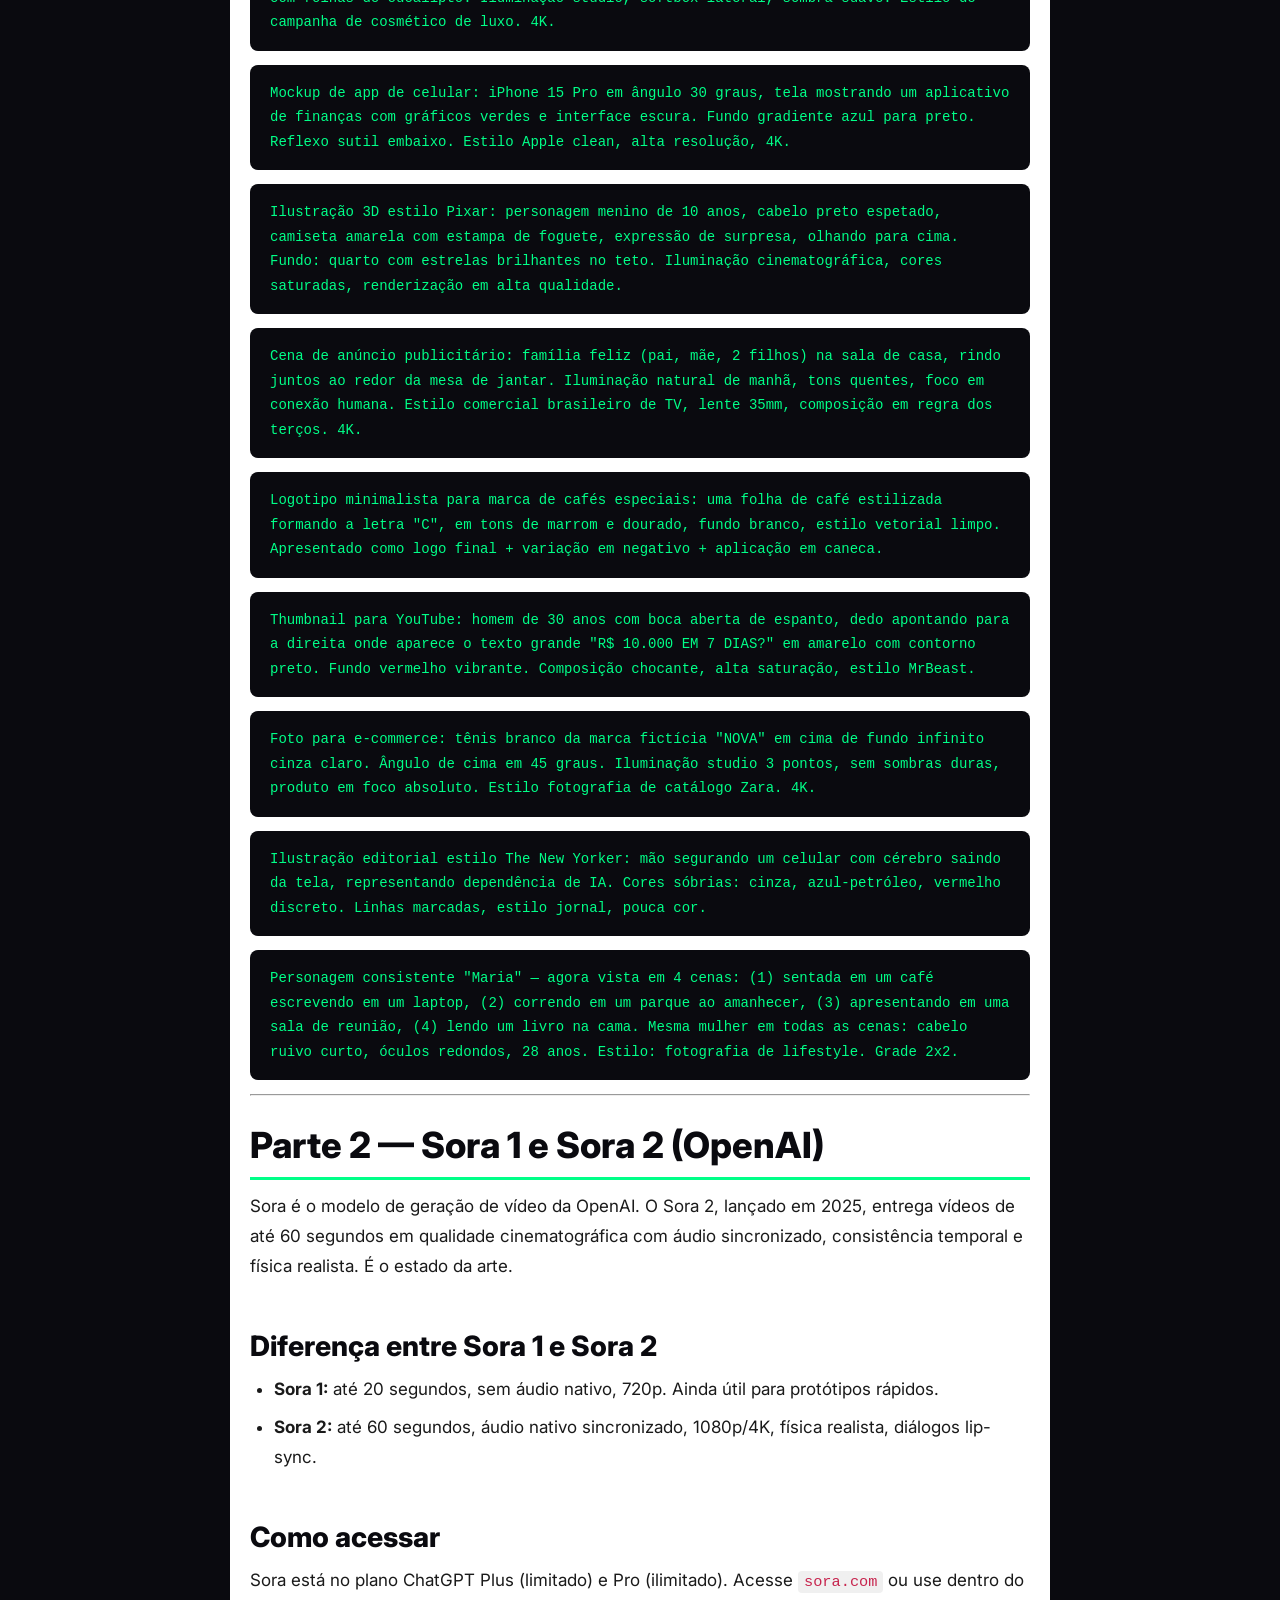
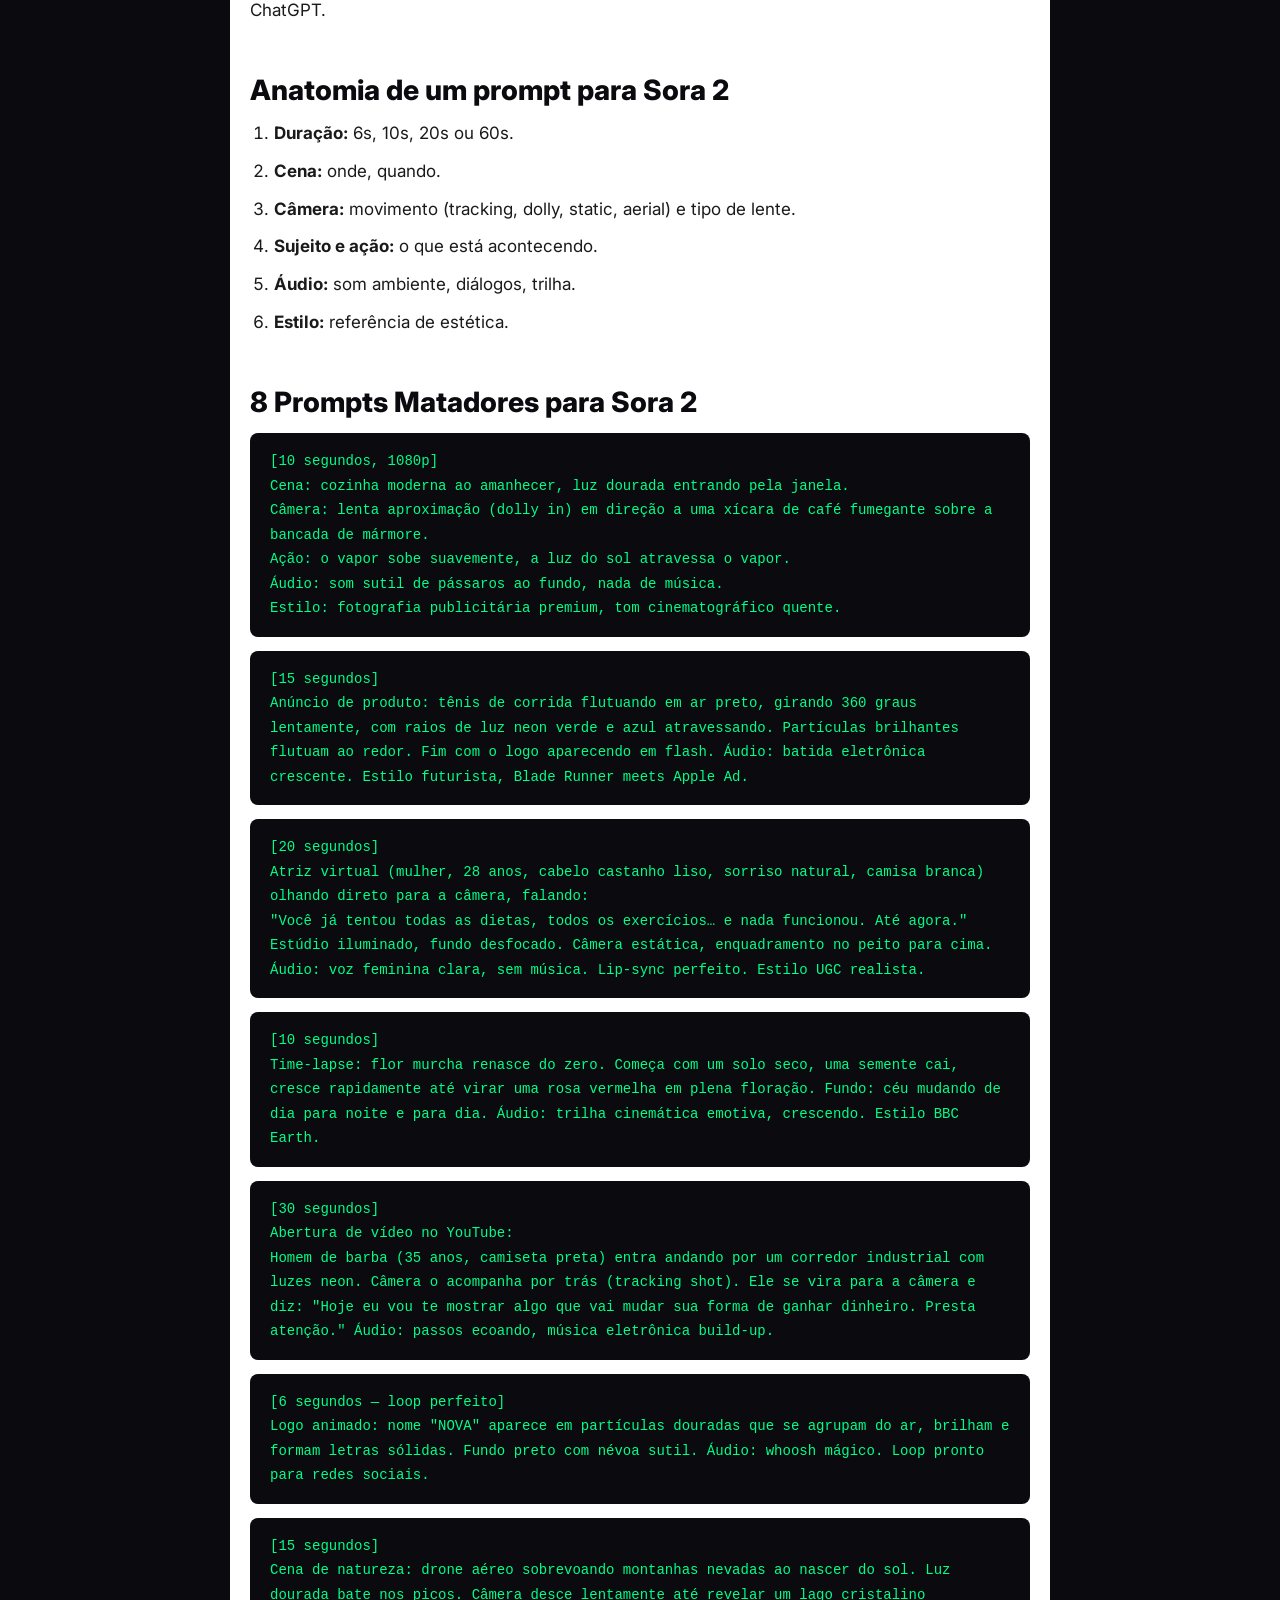
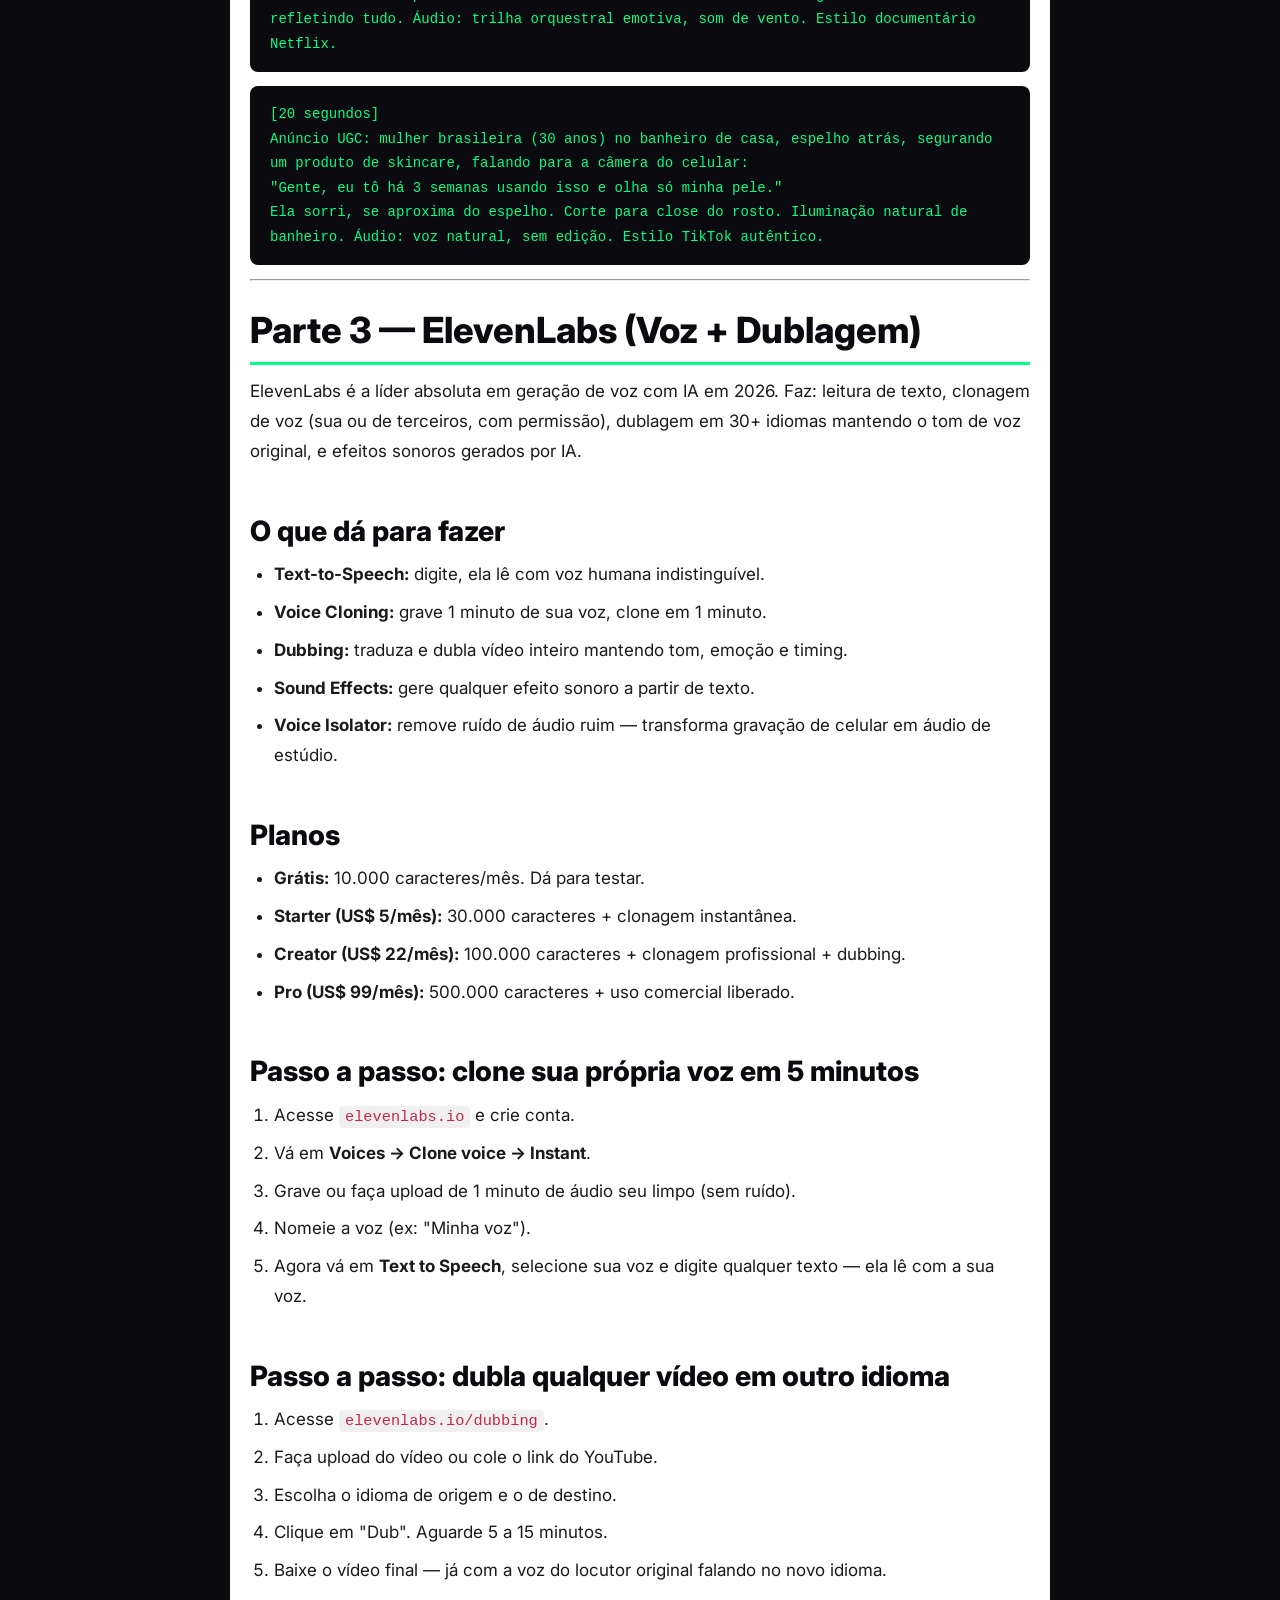
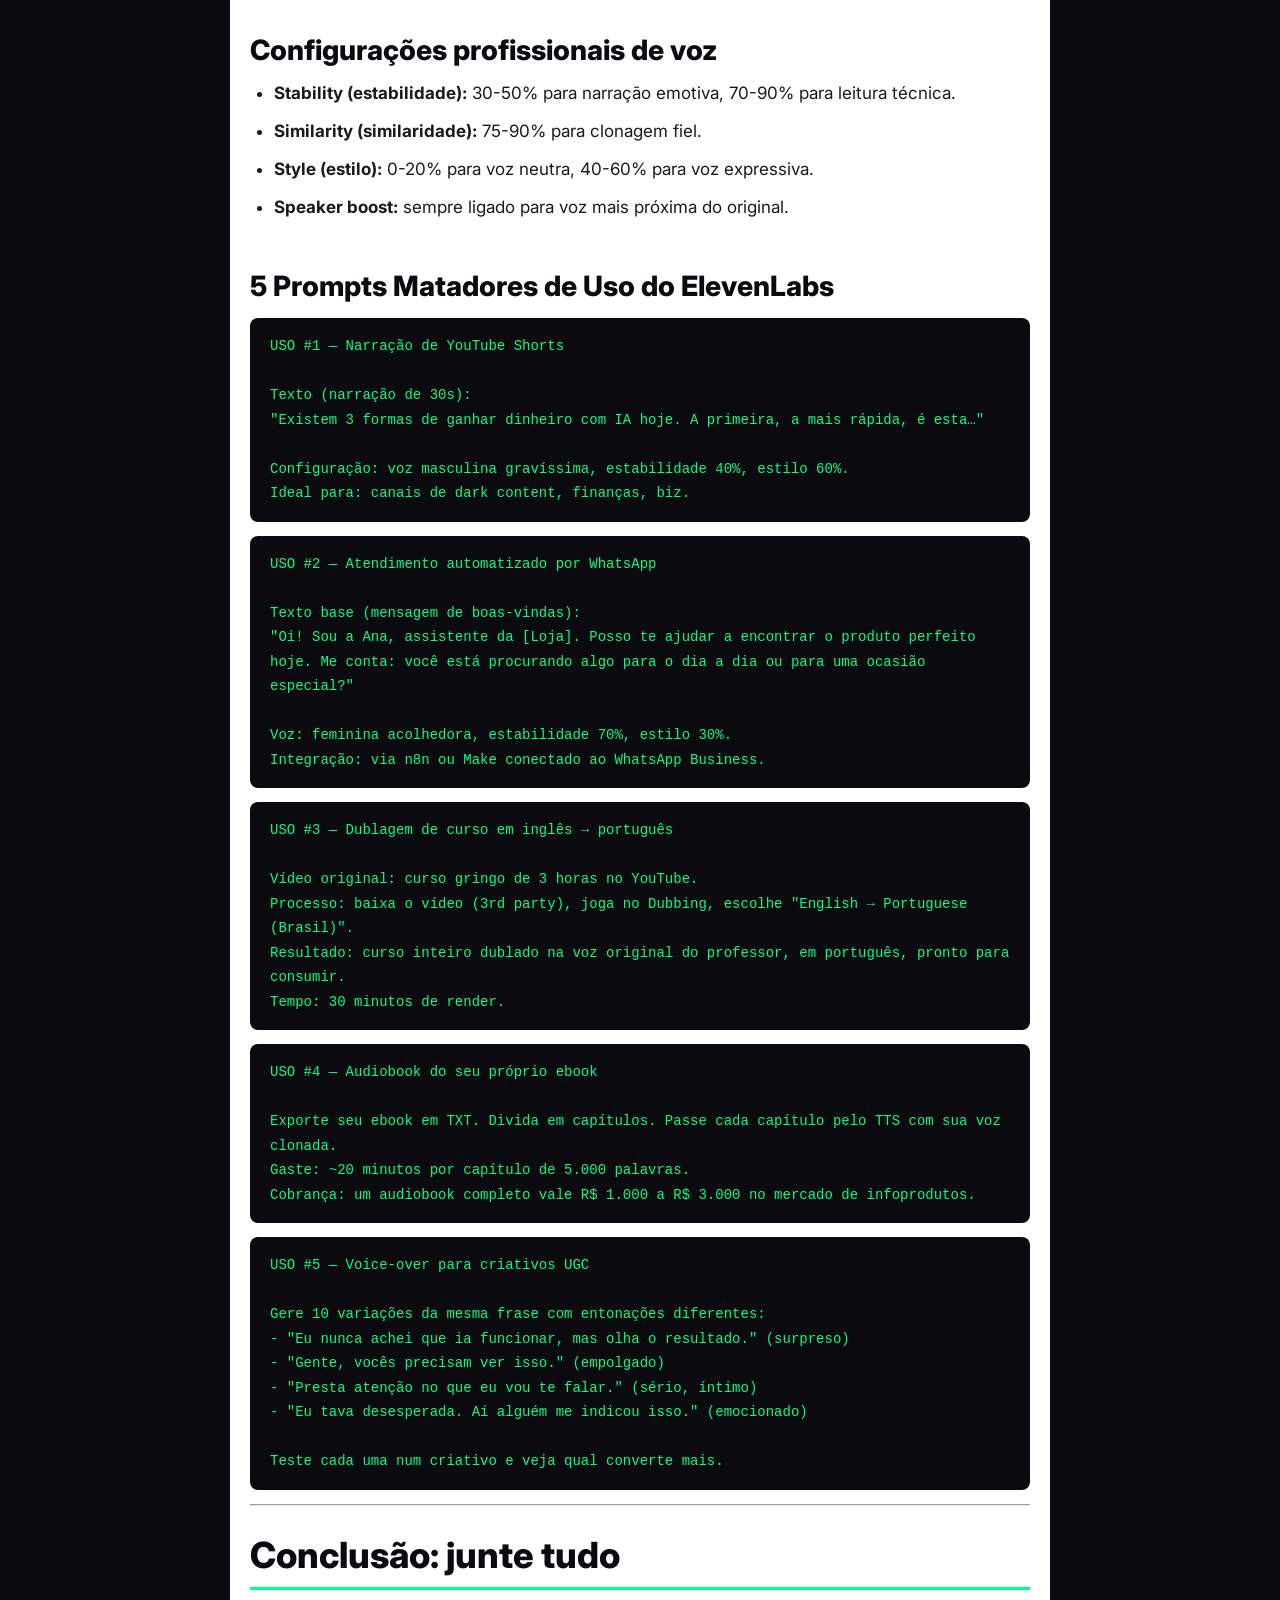
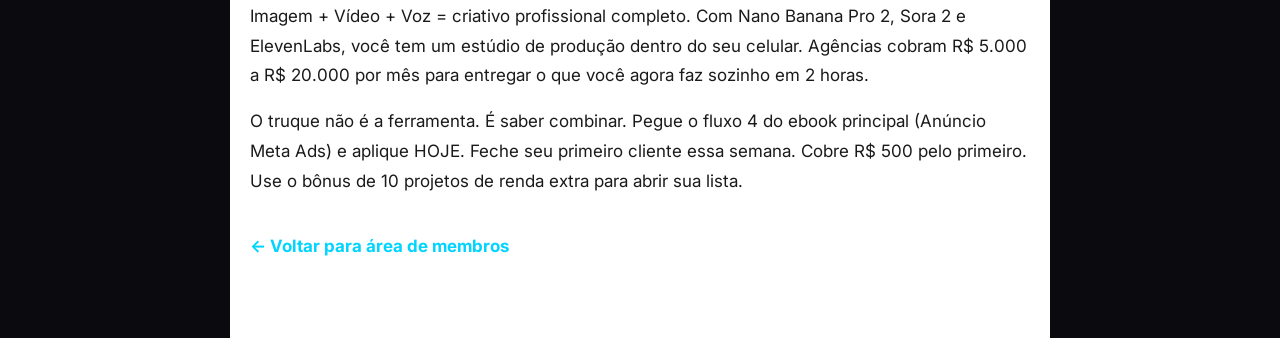
<file: produto/bonus-nano-sora-eleven.html>
<!DOCTYPE html>
<html lang="pt-BR">
<head>
<meta charset="UTF-8">
<meta name="viewport" content="width=device-width, initial-scale=1.0">
<title>Bônus — Nano Banana Pro 2 + Sora + ElevenLabs</title>
<link rel="preconnect" href="https://fonts.googleapis.com">
<link rel="preconnect" href="https://fonts.gstatic.com" crossorigin>
<link href="https://fonts.googleapis.com/css2?family=Inter:wght@400;600;700;800;900&display=swap" rel="stylesheet">
<link rel="stylesheet" href="../assets/css/style.css">
</head>
<body>
<main class="book-body">

<div class="cap">
  <h2>BÔNUS #4 + #5</h2>
  <p>O guia visual completo de geração de imagem, vídeo e voz com IA em 2026.</p>
</div>

<h1>Parte 1 — Nano Banana Pro 2 (Google)</h1>

<p>Nano Banana Pro 2 é a versão atual do modelo de geração de imagem do Google Gemini. Em 2026, é o modelo mais consistente para imagens realistas, publicitárias e de personagens. Superou o Midjourney em aderência ao prompt e em reutilização de personagens.</p>

<h2>O que ele faz melhor que os outros</h2>
<ul>
  <li><strong>Consistência de personagem:</strong> você cria um "João" e ele aparece igual em 50 cenas diferentes.</li>
  <li><strong>Aderência ao prompt:</strong> pediu 3 maçãs vermelhas em cima da mesa? Você recebe 3, não 4.</li>
  <li><strong>Texto em imagens:</strong> escreve palavras dentro da imagem sem erro ortográfico.</li>
  <li><strong>Edição local:</strong> pode alterar só uma parte da imagem (só o cabelo, só o fundo).</li>
</ul>

<h2>Como acessar</h2>
<ol>
  <li>Entre no <code>gemini.google.com</code>.</li>
  <li>Clique em "Criar imagem" ou simplesmente escreva "gere uma imagem de...".</li>
  <li>Plano grátis: limite diário generoso. Plano Advanced: ilimitado.</li>
</ol>

<h2>Anatomia de um prompt profissional para Nano Banana</h2>

<p>A fórmula que os profissionais usam tem 6 partes:</p>
<ol>
  <li><strong>Tipo de imagem:</strong> "fotografia profissional", "ilustração 3D", "pintura a óleo".</li>
  <li><strong>Sujeito:</strong> quem/o que, em detalhes específicos.</li>
  <li><strong>Ação/Pose:</strong> o que está acontecendo.</li>
  <li><strong>Cenário:</strong> onde, condições ambientais.</li>
  <li><strong>Iluminação:</strong> "luz dourada de fim de tarde", "neon frio", "studio softbox".</li>
  <li><strong>Câmera/Estilo:</strong> "câmera Sony A7III, lente 85mm, f/1.4, profundidade rasa".</li>
</ol>

<h2>10 Prompts Matadores para Nano Banana Pro 2</h2>

<div class="prompt-block">Fotografia profissional hiperrealista de uma mulher brasileira de 32 anos, cabelo castanho ondulado na altura do ombro, vestindo camisa linho bege, segurando um café, sorriso natural. Ambiente: cafeteria moderna com luz dourada entrando pela janela, fundo desfocado. Câmera Sony A7IV, lente 85mm f/1.4, bokeh cremoso, cores cinematográficas. 4K, alta nitidez.</div>

<div class="prompt-block">Embalagem de produto premium: um pote de creme facial preto fosco, 50ml, com tampa dourada, rótulo minimalista escrito "LUXE" em letras gravadas. Fundo de mármore branco com folhas de eucalipto. Iluminação studio, softbox lateral, sombra suave. Estilo de campanha de cosmético de luxo. 4K.</div>

<div class="prompt-block">Mockup de app de celular: iPhone 15 Pro em ângulo 30 graus, tela mostrando um aplicativo de finanças com gráficos verdes e interface escura. Fundo gradiente azul para preto. Reflexo sutil embaixo. Estilo Apple clean, alta resolução, 4K.</div>

<div class="prompt-block">Ilustração 3D estilo Pixar: personagem menino de 10 anos, cabelo preto espetado, camiseta amarela com estampa de foguete, expressão de surpresa, olhando para cima. Fundo: quarto com estrelas brilhantes no teto. Iluminação cinematográfica, cores saturadas, renderização em alta qualidade.</div>

<div class="prompt-block">Cena de anúncio publicitário: família feliz (pai, mãe, 2 filhos) na sala de casa, rindo juntos ao redor da mesa de jantar. Iluminação natural de manhã, tons quentes, foco em conexão humana. Estilo comercial brasileiro de TV, lente 35mm, composição em regra dos terços. 4K.</div>

<div class="prompt-block">Logotipo minimalista para marca de cafés especiais: uma folha de café estilizada formando a letra "C", em tons de marrom e dourado, fundo branco, estilo vetorial limpo. Apresentado como logo final + variação em negativo + aplicação em caneca.</div>

<div class="prompt-block">Thumbnail para YouTube: homem de 30 anos com boca aberta de espanto, dedo apontando para a direita onde aparece o texto grande "R$ 10.000 EM 7 DIAS?" em amarelo com contorno preto. Fundo vermelho vibrante. Composição chocante, alta saturação, estilo MrBeast.</div>

<div class="prompt-block">Foto para e-commerce: tênis branco da marca fictícia "NOVA" em cima de fundo infinito cinza claro. Ângulo de cima em 45 graus. Iluminação studio 3 pontos, sem sombras duras, produto em foco absoluto. Estilo fotografia de catálogo Zara. 4K.</div>

<div class="prompt-block">Ilustração editorial estilo The New Yorker: mão segurando um celular com cérebro saindo da tela, representando dependência de IA. Cores sóbrias: cinza, azul-petróleo, vermelho discreto. Linhas marcadas, estilo jornal, pouca cor.</div>

<div class="prompt-block">Personagem consistente "Maria" — agora vista em 4 cenas: (1) sentada em um café escrevendo em um laptop, (2) correndo em um parque ao amanhecer, (3) apresentando em uma sala de reunião, (4) lendo um livro na cama. Mesma mulher em todas as cenas: cabelo ruivo curto, óculos redondos, 28 anos. Estilo: fotografia de lifestyle. Grade 2x2.</div>

<hr>

<h1>Parte 2 — Sora 1 e Sora 2 (OpenAI)</h1>

<p>Sora é o modelo de geração de vídeo da OpenAI. O Sora 2, lançado em 2025, entrega vídeos de até 60 segundos em qualidade cinematográfica com áudio sincronizado, consistência temporal e física realista. É o estado da arte.</p>

<h2>Diferença entre Sora 1 e Sora 2</h2>
<ul>
  <li><strong>Sora 1:</strong> até 20 segundos, sem áudio nativo, 720p. Ainda útil para protótipos rápidos.</li>
  <li><strong>Sora 2:</strong> até 60 segundos, áudio nativo sincronizado, 1080p/4K, física realista, diálogos lip-sync.</li>
</ul>

<h2>Como acessar</h2>
<p>Sora está no plano ChatGPT Plus (limitado) e Pro (ilimitado). Acesse <code>sora.com</code> ou use dentro do ChatGPT.</p>

<h2>Anatomia de um prompt para Sora 2</h2>
<ol>
  <li><strong>Duração:</strong> 6s, 10s, 20s ou 60s.</li>
  <li><strong>Cena:</strong> onde, quando.</li>
  <li><strong>Câmera:</strong> movimento (tracking, dolly, static, aerial) e tipo de lente.</li>
  <li><strong>Sujeito e ação:</strong> o que está acontecendo.</li>
  <li><strong>Áudio:</strong> som ambiente, diálogos, trilha.</li>
  <li><strong>Estilo:</strong> referência de estética.</li>
</ol>

<h2>8 Prompts Matadores para Sora 2</h2>

<div class="prompt-block">[10 segundos, 1080p]
Cena: cozinha moderna ao amanhecer, luz dourada entrando pela janela.
Câmera: lenta aproximação (dolly in) em direção a uma xícara de café fumegante sobre a bancada de mármore.
Ação: o vapor sobe suavemente, a luz do sol atravessa o vapor.
Áudio: som sutil de pássaros ao fundo, nada de música.
Estilo: fotografia publicitária premium, tom cinematográfico quente.</div>

<div class="prompt-block">[15 segundos]
Anúncio de produto: tênis de corrida flutuando em ar preto, girando 360 graus lentamente, com raios de luz neon verde e azul atravessando. Partículas brilhantes flutuam ao redor. Fim com o logo aparecendo em flash. Áudio: batida eletrônica crescente. Estilo futurista, Blade Runner meets Apple Ad.</div>

<div class="prompt-block">[20 segundos]
Atriz virtual (mulher, 28 anos, cabelo castanho liso, sorriso natural, camisa branca) olhando direto para a câmera, falando:
"Você já tentou todas as dietas, todos os exercícios… e nada funcionou. Até agora."
Estúdio iluminado, fundo desfocado. Câmera estática, enquadramento no peito para cima. Áudio: voz feminina clara, sem música. Lip-sync perfeito. Estilo UGC realista.</div>

<div class="prompt-block">[10 segundos]
Time-lapse: flor murcha renasce do zero. Começa com um solo seco, uma semente cai, cresce rapidamente até virar uma rosa vermelha em plena floração. Fundo: céu mudando de dia para noite e para dia. Áudio: trilha cinemática emotiva, crescendo. Estilo BBC Earth.</div>

<div class="prompt-block">[30 segundos]
Abertura de vídeo no YouTube:
Homem de barba (35 anos, camiseta preta) entra andando por um corredor industrial com luzes neon. Câmera o acompanha por trás (tracking shot). Ele se vira para a câmera e diz: "Hoje eu vou te mostrar algo que vai mudar sua forma de ganhar dinheiro. Presta atenção." Áudio: passos ecoando, música eletrônica build-up.</div>

<div class="prompt-block">[6 segundos — loop perfeito]
Logo animado: nome "NOVA" aparece em partículas douradas que se agrupam do ar, brilham e formam letras sólidas. Fundo preto com névoa sutil. Áudio: whoosh mágico. Loop pronto para redes sociais.</div>

<div class="prompt-block">[15 segundos]
Cena de natureza: drone aéreo sobrevoando montanhas nevadas ao nascer do sol. Luz dourada bate nos picos. Câmera desce lentamente até revelar um lago cristalino refletindo tudo. Áudio: trilha orquestral emotiva, som de vento. Estilo documentário Netflix.</div>

<div class="prompt-block">[20 segundos]
Anúncio UGC: mulher brasileira (30 anos) no banheiro de casa, espelho atrás, segurando um produto de skincare, falando para a câmera do celular:
"Gente, eu tô há 3 semanas usando isso e olha só minha pele."
Ela sorri, se aproxima do espelho. Corte para close do rosto. Iluminação natural de banheiro. Áudio: voz natural, sem edição. Estilo TikTok autêntico.</div>

<hr>

<h1>Parte 3 — ElevenLabs (Voz + Dublagem)</h1>

<p>ElevenLabs é a líder absoluta em geração de voz com IA em 2026. Faz: leitura de texto, clonagem de voz (sua ou de terceiros, com permissão), dublagem em 30+ idiomas mantendo o tom de voz original, e efeitos sonoros gerados por IA.</p>

<h2>O que dá para fazer</h2>
<ul>
  <li><strong>Text-to-Speech:</strong> digite, ela lê com voz humana indistinguível.</li>
  <li><strong>Voice Cloning:</strong> grave 1 minuto de sua voz, clone em 1 minuto.</li>
  <li><strong>Dubbing:</strong> traduza e dubla vídeo inteiro mantendo tom, emoção e timing.</li>
  <li><strong>Sound Effects:</strong> gere qualquer efeito sonoro a partir de texto.</li>
  <li><strong>Voice Isolator:</strong> remove ruído de áudio ruim — transforma gravação de celular em áudio de estúdio.</li>
</ul>

<h2>Planos</h2>
<ul>
  <li><strong>Grátis:</strong> 10.000 caracteres/mês. Dá para testar.</li>
  <li><strong>Starter (US$ 5/mês):</strong> 30.000 caracteres + clonagem instantânea.</li>
  <li><strong>Creator (US$ 22/mês):</strong> 100.000 caracteres + clonagem profissional + dubbing.</li>
  <li><strong>Pro (US$ 99/mês):</strong> 500.000 caracteres + uso comercial liberado.</li>
</ul>

<h2>Passo a passo: clone sua própria voz em 5 minutos</h2>
<ol>
  <li>Acesse <code>elevenlabs.io</code> e crie conta.</li>
  <li>Vá em <strong>Voices → Clone voice → Instant</strong>.</li>
  <li>Grave ou faça upload de 1 minuto de áudio seu limpo (sem ruído).</li>
  <li>Nomeie a voz (ex: "Minha voz").</li>
  <li>Agora vá em <strong>Text to Speech</strong>, selecione sua voz e digite qualquer texto — ela lê com a sua voz.</li>
</ol>

<h2>Passo a passo: dubla qualquer vídeo em outro idioma</h2>
<ol>
  <li>Acesse <code>elevenlabs.io/dubbing</code>.</li>
  <li>Faça upload do vídeo ou cole o link do YouTube.</li>
  <li>Escolha o idioma de origem e o de destino.</li>
  <li>Clique em "Dub". Aguarde 5 a 15 minutos.</li>
  <li>Baixe o vídeo final — já com a voz do locutor original falando no novo idioma.</li>
</ol>

<h2>Configurações profissionais de voz</h2>
<ul>
  <li><strong>Stability (estabilidade):</strong> 30-50% para narração emotiva, 70-90% para leitura técnica.</li>
  <li><strong>Similarity (similaridade):</strong> 75-90% para clonagem fiel.</li>
  <li><strong>Style (estilo):</strong> 0-20% para voz neutra, 40-60% para voz expressiva.</li>
  <li><strong>Speaker boost:</strong> sempre ligado para voz mais próxima do original.</li>
</ul>

<h2>5 Prompts Matadores de Uso do ElevenLabs</h2>

<div class="prompt-block">USO #1 — Narração de YouTube Shorts

Texto (narração de 30s):
"Existem 3 formas de ganhar dinheiro com IA hoje. A primeira, a mais rápida, é esta…"

Configuração: voz masculina gravíssima, estabilidade 40%, estilo 60%.
Ideal para: canais de dark content, finanças, biz.</div>

<div class="prompt-block">USO #2 — Atendimento automatizado por WhatsApp

Texto base (mensagem de boas-vindas):
"Oi! Sou a Ana, assistente da [Loja]. Posso te ajudar a encontrar o produto perfeito hoje. Me conta: você está procurando algo para o dia a dia ou para uma ocasião especial?"

Voz: feminina acolhedora, estabilidade 70%, estilo 30%.
Integração: via n8n ou Make conectado ao WhatsApp Business.</div>

<div class="prompt-block">USO #3 — Dublagem de curso em inglês → português

Vídeo original: curso gringo de 3 horas no YouTube.
Processo: baixa o vídeo (3rd party), joga no Dubbing, escolhe "English → Portuguese (Brasil)".
Resultado: curso inteiro dublado na voz original do professor, em português, pronto para consumir.
Tempo: 30 minutos de render.</div>

<div class="prompt-block">USO #4 — Audiobook do seu próprio ebook

Exporte seu ebook em TXT. Divida em capítulos. Passe cada capítulo pelo TTS com sua voz clonada.
Gaste: ~20 minutos por capítulo de 5.000 palavras.
Cobrança: um audiobook completo vale R$ 1.000 a R$ 3.000 no mercado de infoprodutos.</div>

<div class="prompt-block">USO #5 — Voice-over para criativos UGC

Gere 10 variações da mesma frase com entonações diferentes:
- "Eu nunca achei que ia funcionar, mas olha o resultado." (surpreso)
- "Gente, vocês precisam ver isso." (empolgado)
- "Presta atenção no que eu vou te falar." (sério, íntimo)
- "Eu tava desesperada. Aí alguém me indicou isso." (emocionado)

Teste cada uma num criativo e veja qual converte mais.</div>

<hr>

<h1>Conclusão: junte tudo</h1>

<p>Imagem + Vídeo + Voz = criativo profissional completo. Com Nano Banana Pro 2, Sora 2 e ElevenLabs, você tem um estúdio de produção dentro do seu celular. Agências cobram R$ 5.000 a R$ 20.000 por mês para entregar o que você agora faz sozinho em 2 horas.</p>

<p>O truque não é a ferramenta. É saber combinar. Pegue o fluxo 4 do ebook principal (Anúncio Meta Ads) e aplique HOJE. Feche seu primeiro cliente essa semana. Cobre R$ 500 pelo primeiro. Use o bônus de 10 projetos de renda extra para abrir sua lista.</p>

<p><a href="../obrigado.html" class="back-link">← Voltar para área de membros</a></p>

</main>
</body>
</html>
</file>
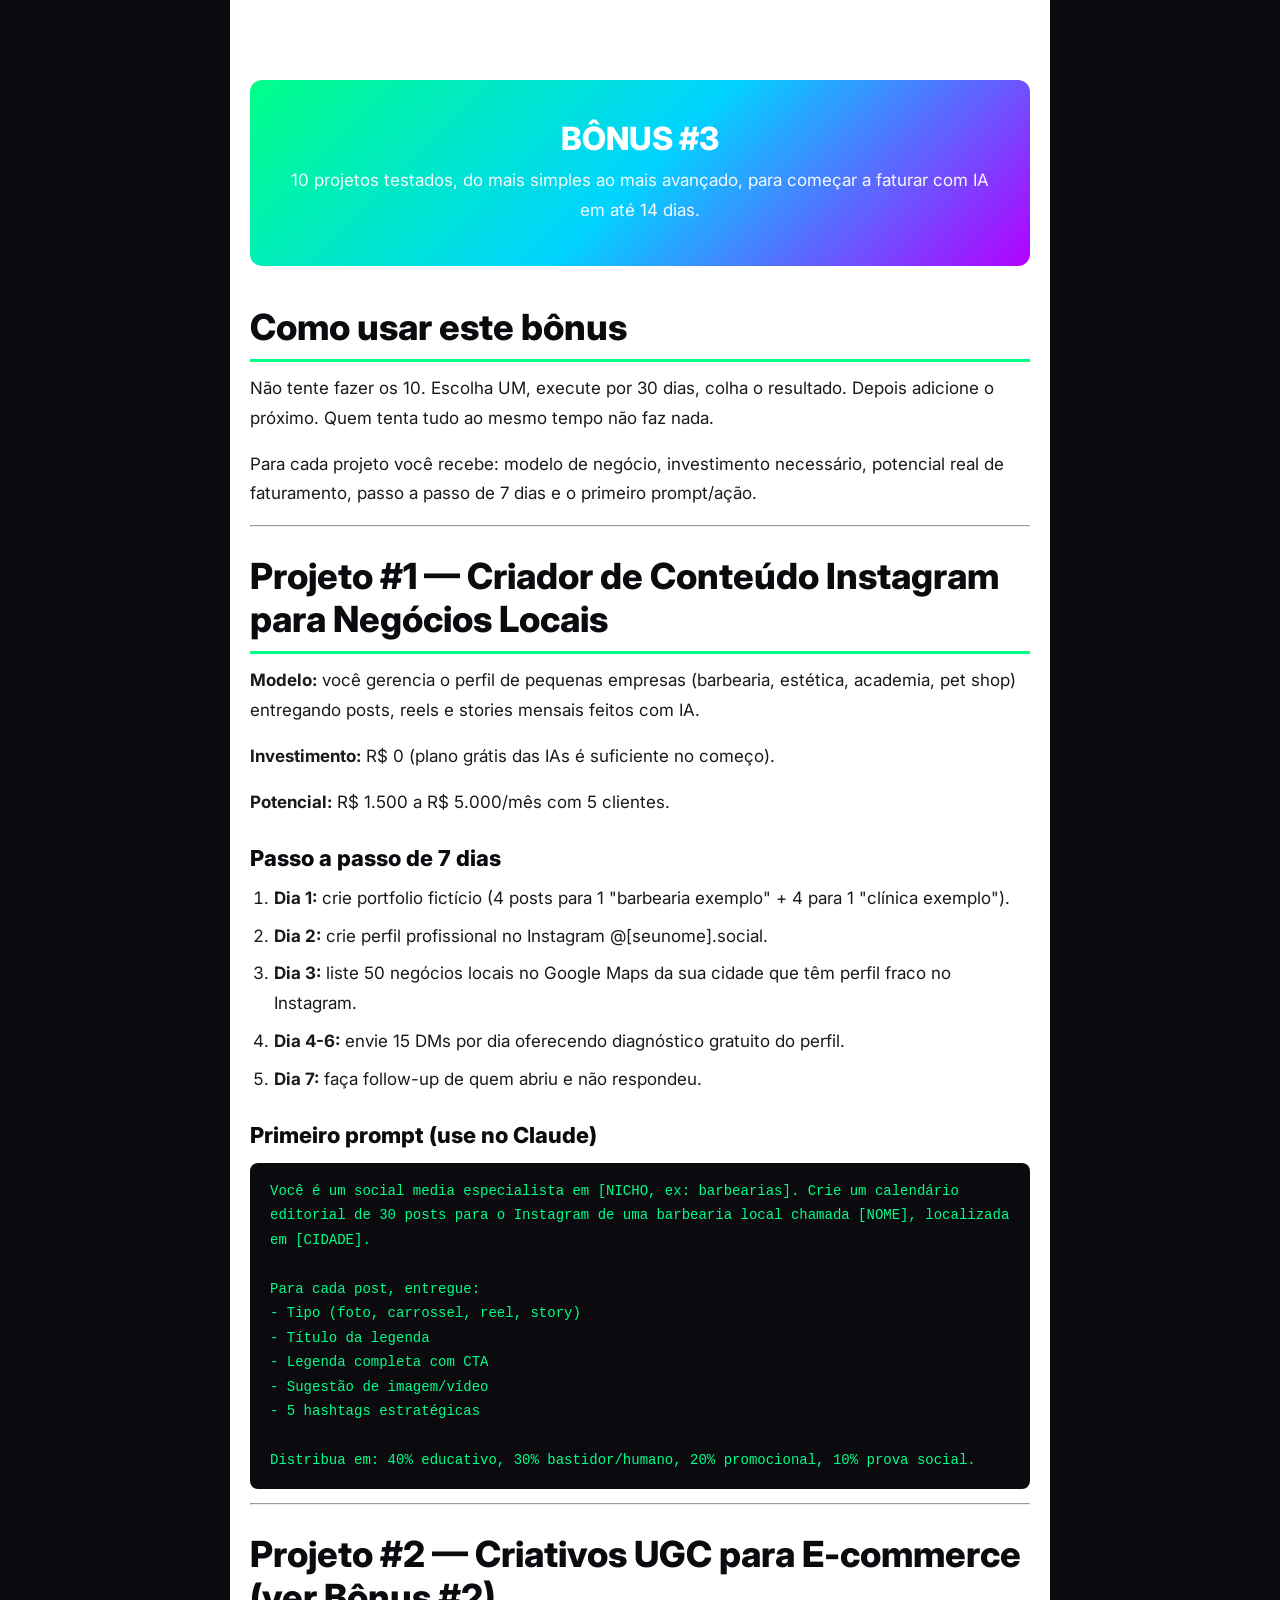
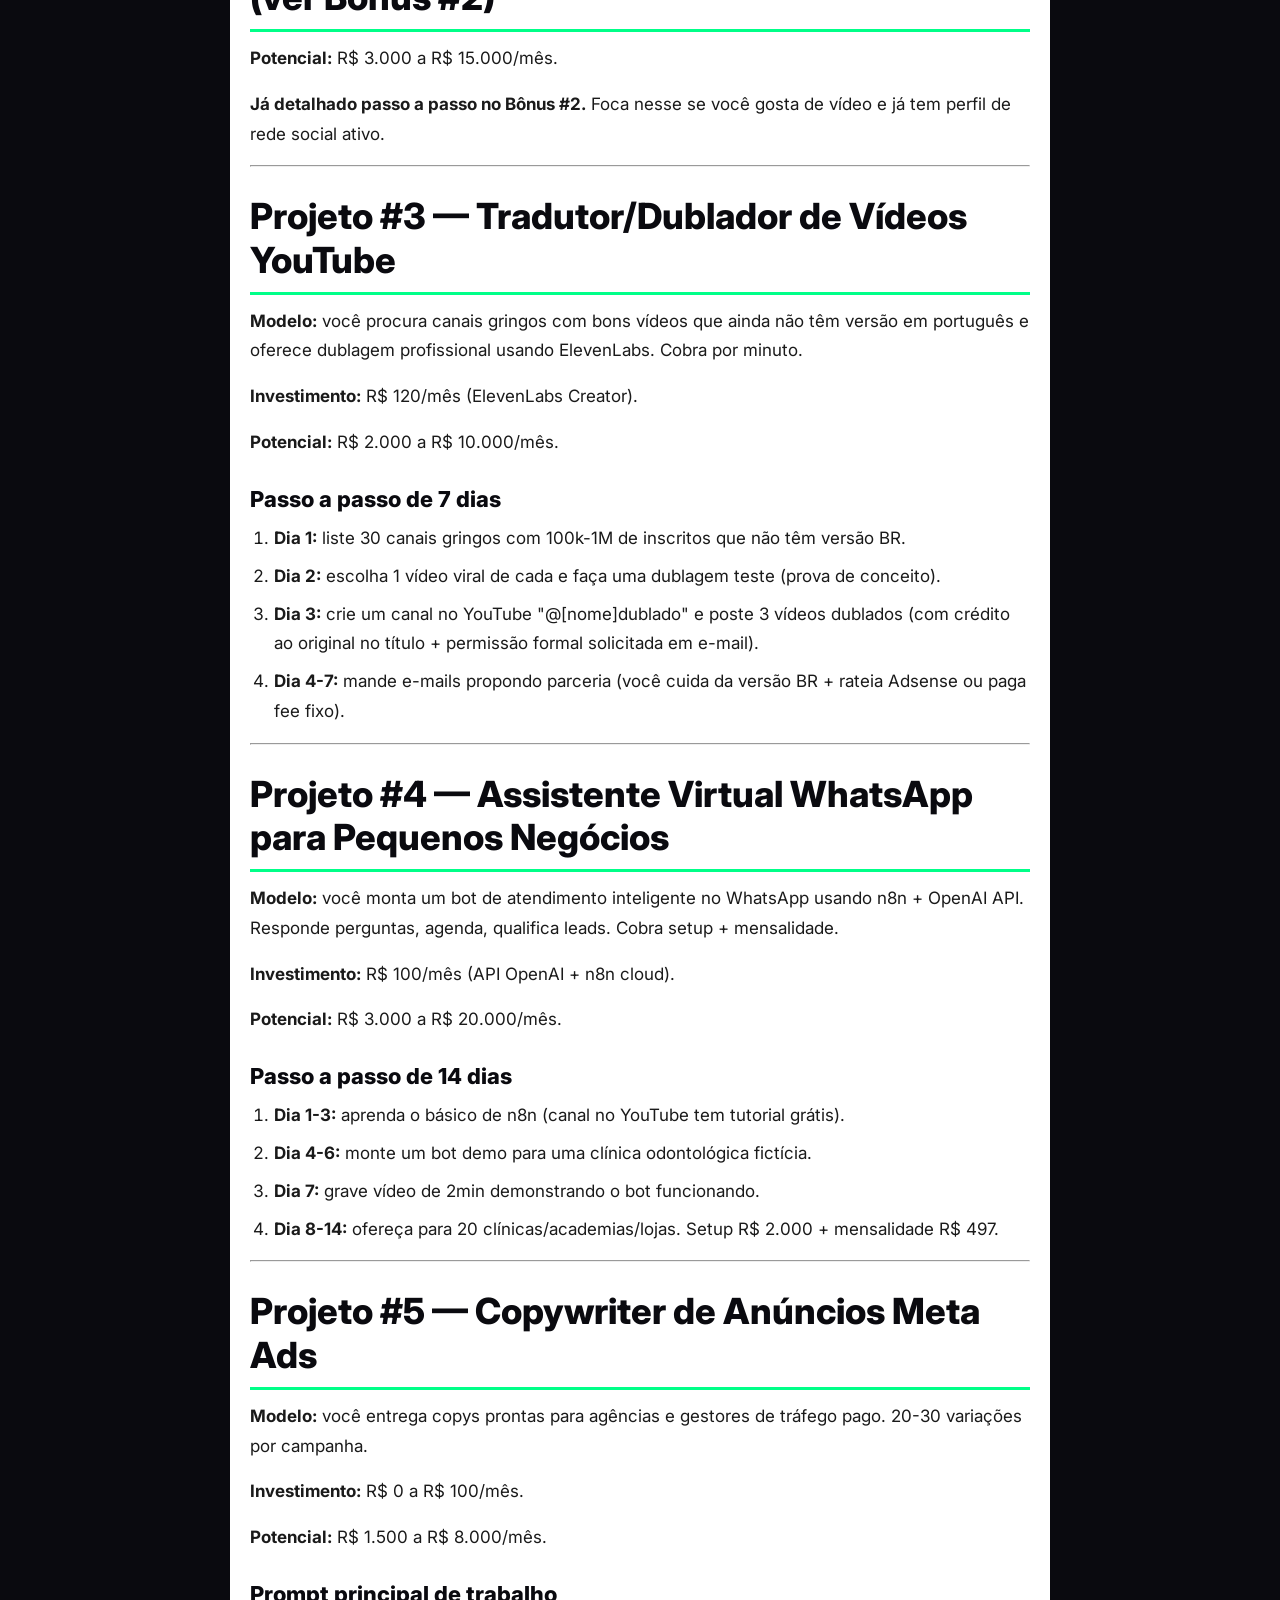
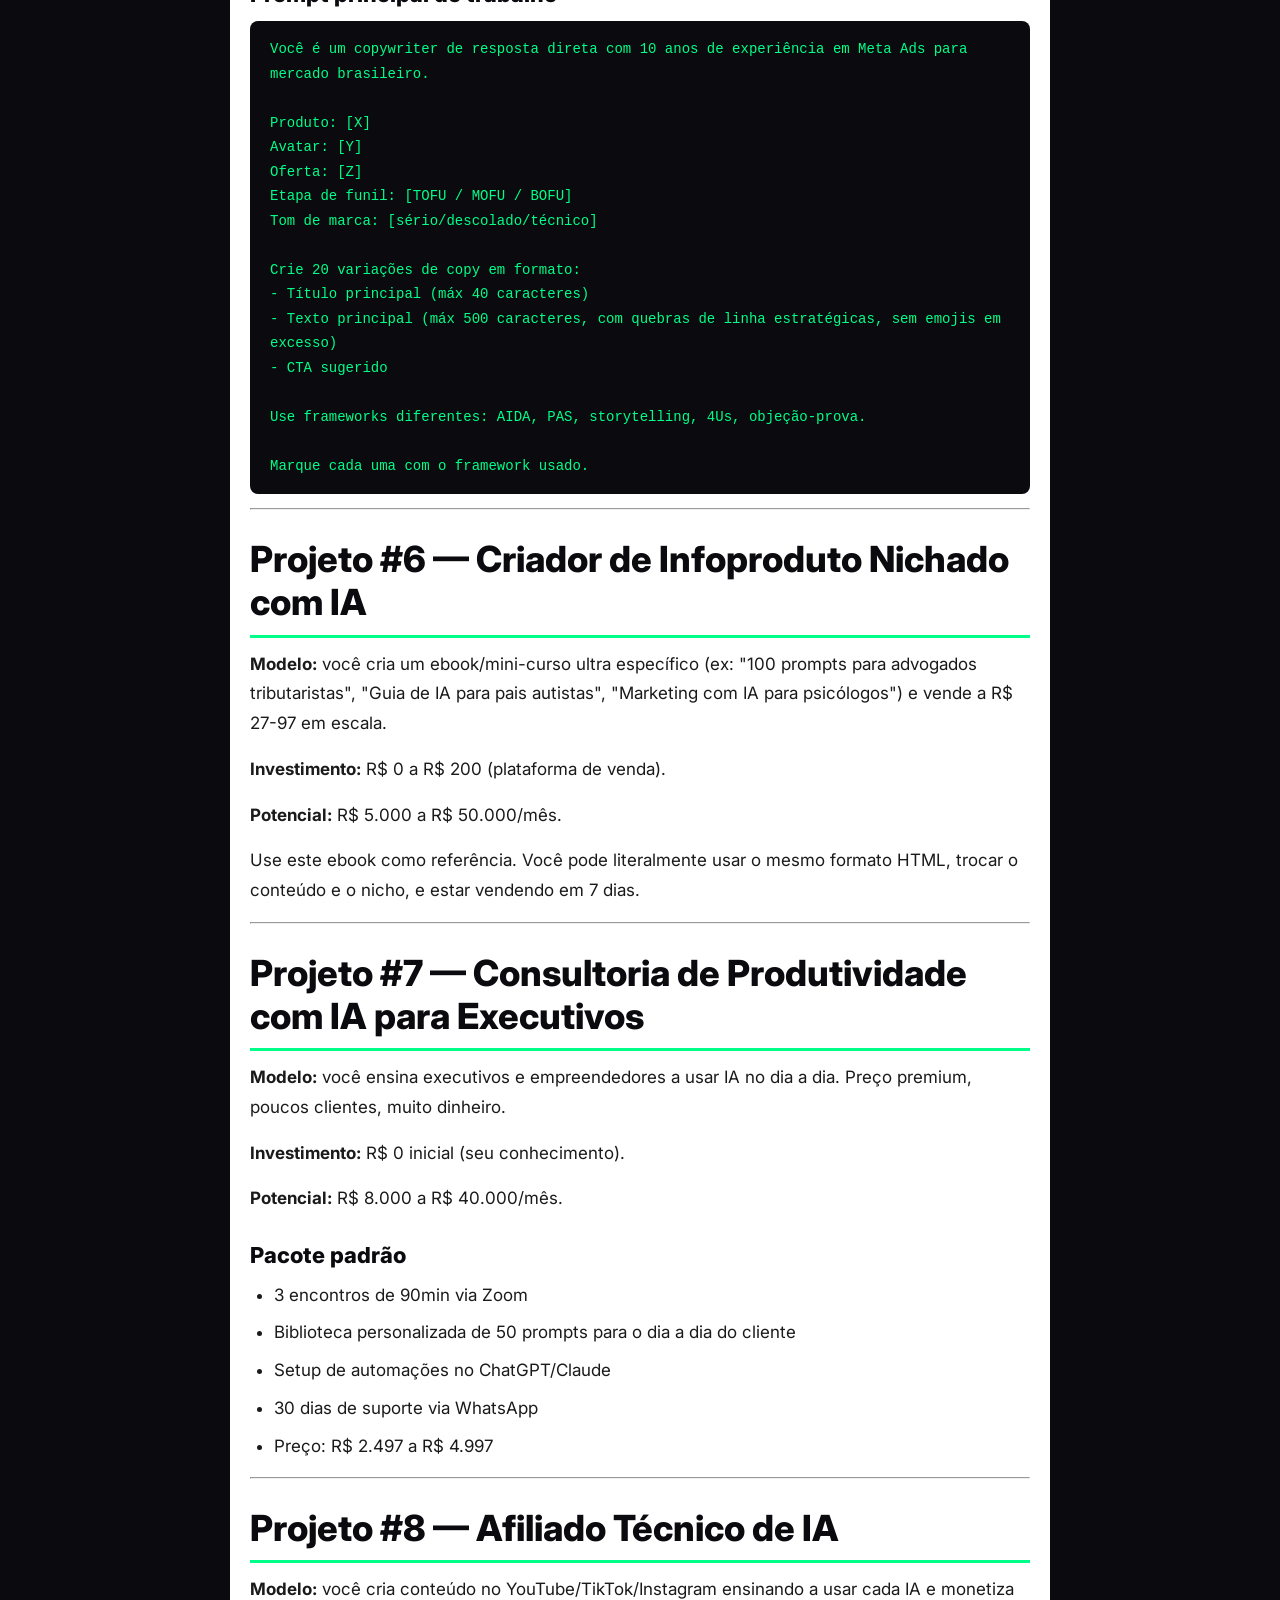
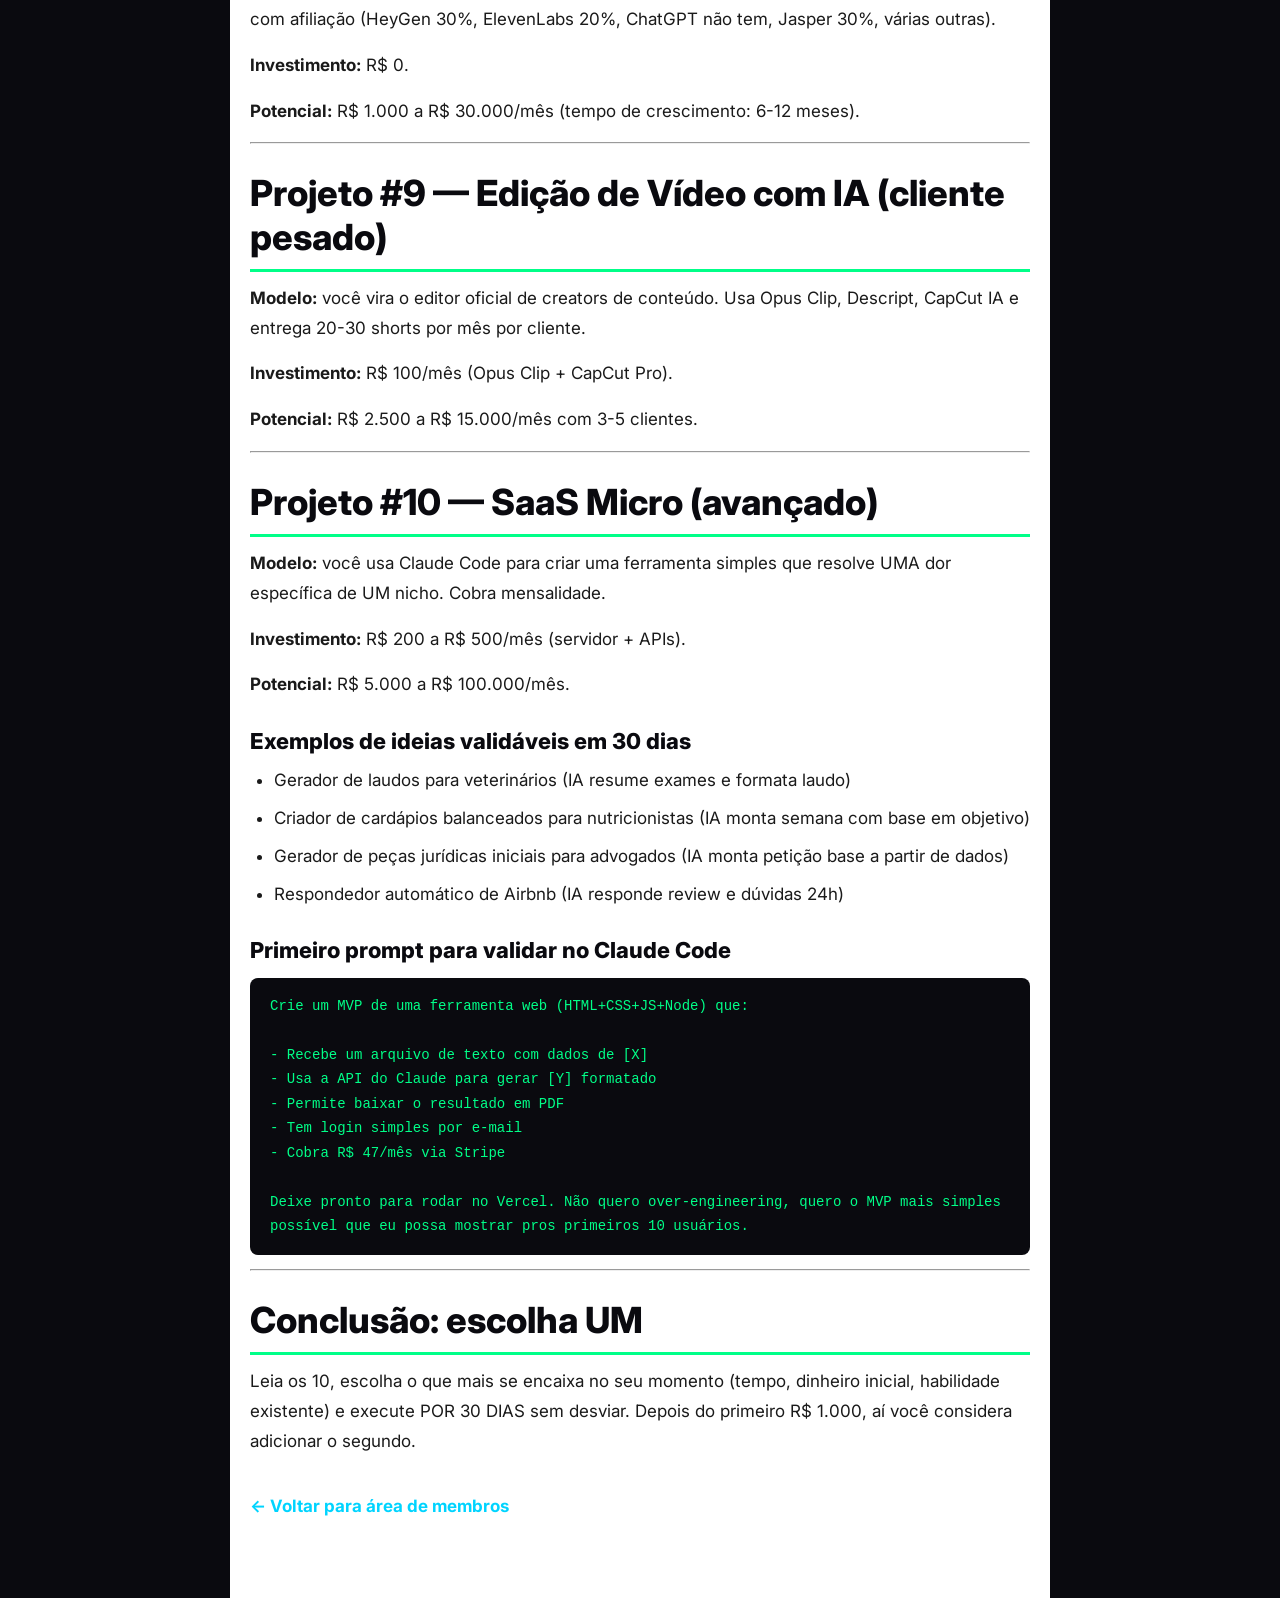
<file: produto/bonus-renda-extra.html>
<!DOCTYPE html>
<html lang="pt-BR">
<head>
<meta charset="UTF-8">
<meta name="viewport" content="width=device-width, initial-scale=1.0">
<title>Bônus — 10 Projetos de Renda Extra com IA</title>
<link rel="preconnect" href="https://fonts.googleapis.com">
<link rel="preconnect" href="https://fonts.gstatic.com" crossorigin>
<link href="https://fonts.googleapis.com/css2?family=Inter:wght@400;600;700;800;900&display=swap" rel="stylesheet">
<link rel="stylesheet" href="../assets/css/style.css">
</head>
<body>
<main class="book-body">

<div class="cap">
  <h2>BÔNUS #3</h2>
  <p>10 projetos testados, do mais simples ao mais avançado, para começar a faturar com IA em até 14 dias.</p>
</div>

<h1>Como usar este bônus</h1>

<p>Não tente fazer os 10. Escolha UM, execute por 30 dias, colha o resultado. Depois adicione o próximo. Quem tenta tudo ao mesmo tempo não faz nada.</p>

<p>Para cada projeto você recebe: modelo de negócio, investimento necessário, potencial real de faturamento, passo a passo de 7 dias e o primeiro prompt/ação.</p>

<hr>

<h1>Projeto #1 — Criador de Conteúdo Instagram para Negócios Locais</h1>

<p><strong>Modelo:</strong> você gerencia o perfil de pequenas empresas (barbearia, estética, academia, pet shop) entregando posts, reels e stories mensais feitos com IA.</p>
<p><strong>Investimento:</strong> R$ 0 (plano grátis das IAs é suficiente no começo).</p>
<p><strong>Potencial:</strong> R$ 1.500 a R$ 5.000/mês com 5 clientes.</p>

<h3>Passo a passo de 7 dias</h3>
<ol>
  <li><strong>Dia 1:</strong> crie portfolio fictício (4 posts para 1 "barbearia exemplo" + 4 para 1 "clínica exemplo").</li>
  <li><strong>Dia 2:</strong> crie perfil profissional no Instagram @[seunome].social.</li>
  <li><strong>Dia 3:</strong> liste 50 negócios locais no Google Maps da sua cidade que têm perfil fraco no Instagram.</li>
  <li><strong>Dia 4-6:</strong> envie 15 DMs por dia oferecendo diagnóstico gratuito do perfil.</li>
  <li><strong>Dia 7:</strong> faça follow-up de quem abriu e não respondeu.</li>
</ol>

<h3>Primeiro prompt (use no Claude)</h3>
<div class="prompt-block">Você é um social media especialista em [NICHO, ex: barbearias]. Crie um calendário editorial de 30 posts para o Instagram de uma barbearia local chamada [NOME], localizada em [CIDADE].

Para cada post, entregue:
- Tipo (foto, carrossel, reel, story)
- Título da legenda
- Legenda completa com CTA
- Sugestão de imagem/vídeo
- 5 hashtags estratégicas

Distribua em: 40% educativo, 30% bastidor/humano, 20% promocional, 10% prova social.</div>

<hr>

<h1>Projeto #2 — Criativos UGC para E-commerce (ver Bônus #2)</h1>

<p><strong>Potencial:</strong> R$ 3.000 a R$ 15.000/mês.</p>
<p><strong>Já detalhado passo a passo no Bônus #2.</strong> Foca nesse se você gosta de vídeo e já tem perfil de rede social ativo.</p>

<hr>

<h1>Projeto #3 — Tradutor/Dublador de Vídeos YouTube</h1>

<p><strong>Modelo:</strong> você procura canais gringos com bons vídeos que ainda não têm versão em português e oferece dublagem profissional usando ElevenLabs. Cobra por minuto.</p>
<p><strong>Investimento:</strong> R$ 120/mês (ElevenLabs Creator).</p>
<p><strong>Potencial:</strong> R$ 2.000 a R$ 10.000/mês.</p>

<h3>Passo a passo de 7 dias</h3>
<ol>
  <li><strong>Dia 1:</strong> liste 30 canais gringos com 100k-1M de inscritos que não têm versão BR.</li>
  <li><strong>Dia 2:</strong> escolha 1 vídeo viral de cada e faça uma dublagem teste (prova de conceito).</li>
  <li><strong>Dia 3:</strong> crie um canal no YouTube "@[nome]dublado" e poste 3 vídeos dublados (com crédito ao original no título + permissão formal solicitada em e-mail).</li>
  <li><strong>Dia 4-7:</strong> mande e-mails propondo parceria (você cuida da versão BR + rateia Adsense ou paga fee fixo).</li>
</ol>

<hr>

<h1>Projeto #4 — Assistente Virtual WhatsApp para Pequenos Negócios</h1>

<p><strong>Modelo:</strong> você monta um bot de atendimento inteligente no WhatsApp usando n8n + OpenAI API. Responde perguntas, agenda, qualifica leads. Cobra setup + mensalidade.</p>
<p><strong>Investimento:</strong> R$ 100/mês (API OpenAI + n8n cloud).</p>
<p><strong>Potencial:</strong> R$ 3.000 a R$ 20.000/mês.</p>

<h3>Passo a passo de 14 dias</h3>
<ol>
  <li><strong>Dia 1-3:</strong> aprenda o básico de n8n (canal no YouTube tem tutorial grátis).</li>
  <li><strong>Dia 4-6:</strong> monte um bot demo para uma clínica odontológica fictícia.</li>
  <li><strong>Dia 7:</strong> grave vídeo de 2min demonstrando o bot funcionando.</li>
  <li><strong>Dia 8-14:</strong> ofereça para 20 clínicas/academias/lojas. Setup R$ 2.000 + mensalidade R$ 497.</li>
</ol>

<hr>

<h1>Projeto #5 — Copywriter de Anúncios Meta Ads</h1>

<p><strong>Modelo:</strong> você entrega copys prontas para agências e gestores de tráfego pago. 20-30 variações por campanha.</p>
<p><strong>Investimento:</strong> R$ 0 a R$ 100/mês.</p>
<p><strong>Potencial:</strong> R$ 1.500 a R$ 8.000/mês.</p>

<h3>Prompt principal de trabalho</h3>
<div class="prompt-block">Você é um copywriter de resposta direta com 10 anos de experiência em Meta Ads para mercado brasileiro.

Produto: [X]
Avatar: [Y]
Oferta: [Z]
Etapa de funil: [TOFU / MOFU / BOFU]
Tom de marca: [sério/descolado/técnico]

Crie 20 variações de copy em formato:
- Título principal (máx 40 caracteres)
- Texto principal (máx 500 caracteres, com quebras de linha estratégicas, sem emojis em excesso)
- CTA sugerido

Use frameworks diferentes: AIDA, PAS, storytelling, 4Us, objeção-prova.

Marque cada uma com o framework usado.</div>

<hr>

<h1>Projeto #6 — Criador de Infoproduto Nichado com IA</h1>

<p><strong>Modelo:</strong> você cria um ebook/mini-curso ultra específico (ex: "100 prompts para advogados tributaristas", "Guia de IA para pais autistas", "Marketing com IA para psicólogos") e vende a R$ 27-97 em escala.</p>
<p><strong>Investimento:</strong> R$ 0 a R$ 200 (plataforma de venda).</p>
<p><strong>Potencial:</strong> R$ 5.000 a R$ 50.000/mês.</p>

<p>Use este ebook como referência. Você pode literalmente usar o mesmo formato HTML, trocar o conteúdo e o nicho, e estar vendendo em 7 dias.</p>

<hr>

<h1>Projeto #7 — Consultoria de Produtividade com IA para Executivos</h1>

<p><strong>Modelo:</strong> você ensina executivos e empreendedores a usar IA no dia a dia. Preço premium, poucos clientes, muito dinheiro.</p>
<p><strong>Investimento:</strong> R$ 0 inicial (seu conhecimento).</p>
<p><strong>Potencial:</strong> R$ 8.000 a R$ 40.000/mês.</p>

<h3>Pacote padrão</h3>
<ul>
  <li>3 encontros de 90min via Zoom</li>
  <li>Biblioteca personalizada de 50 prompts para o dia a dia do cliente</li>
  <li>Setup de automações no ChatGPT/Claude</li>
  <li>30 dias de suporte via WhatsApp</li>
  <li>Preço: R$ 2.497 a R$ 4.997</li>
</ul>

<hr>

<h1>Projeto #8 — Afiliado Técnico de IA</h1>

<p><strong>Modelo:</strong> você cria conteúdo no YouTube/TikTok/Instagram ensinando a usar cada IA e monetiza com afiliação (HeyGen 30%, ElevenLabs 20%, ChatGPT não tem, Jasper 30%, várias outras).</p>
<p><strong>Investimento:</strong> R$ 0.</p>
<p><strong>Potencial:</strong> R$ 1.000 a R$ 30.000/mês (tempo de crescimento: 6-12 meses).</p>

<hr>

<h1>Projeto #9 — Edição de Vídeo com IA (cliente pesado)</h1>

<p><strong>Modelo:</strong> você vira o editor oficial de creators de conteúdo. Usa Opus Clip, Descript, CapCut IA e entrega 20-30 shorts por mês por cliente.</p>
<p><strong>Investimento:</strong> R$ 100/mês (Opus Clip + CapCut Pro).</p>
<p><strong>Potencial:</strong> R$ 2.500 a R$ 15.000/mês com 3-5 clientes.</p>

<hr>

<h1>Projeto #10 — SaaS Micro (avançado)</h1>

<p><strong>Modelo:</strong> você usa Claude Code para criar uma ferramenta simples que resolve UMA dor específica de UM nicho. Cobra mensalidade.</p>
<p><strong>Investimento:</strong> R$ 200 a R$ 500/mês (servidor + APIs).</p>
<p><strong>Potencial:</strong> R$ 5.000 a R$ 100.000/mês.</p>

<h3>Exemplos de ideias validáveis em 30 dias</h3>
<ul>
  <li>Gerador de laudos para veterinários (IA resume exames e formata laudo)</li>
  <li>Criador de cardápios balanceados para nutricionistas (IA monta semana com base em objetivo)</li>
  <li>Gerador de peças jurídicas iniciais para advogados (IA monta petição base a partir de dados)</li>
  <li>Respondedor automático de Airbnb (IA responde review e dúvidas 24h)</li>
</ul>

<h3>Primeiro prompt para validar no Claude Code</h3>
<div class="prompt-block">Crie um MVP de uma ferramenta web (HTML+CSS+JS+Node) que:

- Recebe um arquivo de texto com dados de [X]
- Usa a API do Claude para gerar [Y] formatado
- Permite baixar o resultado em PDF
- Tem login simples por e-mail
- Cobra R$ 47/mês via Stripe

Deixe pronto para rodar no Vercel. Não quero over-engineering, quero o MVP mais simples possível que eu possa mostrar pros primeiros 10 usuários.</div>

<hr>

<h1>Conclusão: escolha UM</h1>

<p>Leia os 10, escolha o que mais se encaixa no seu momento (tempo, dinheiro inicial, habilidade existente) e execute POR 30 DIAS sem desviar. Depois do primeiro R$ 1.000, aí você considera adicionar o segundo.</p>

<p><a href="../obrigado.html" class="back-link">← Voltar para área de membros</a></p>

</main>
</body>
</html>
</file>
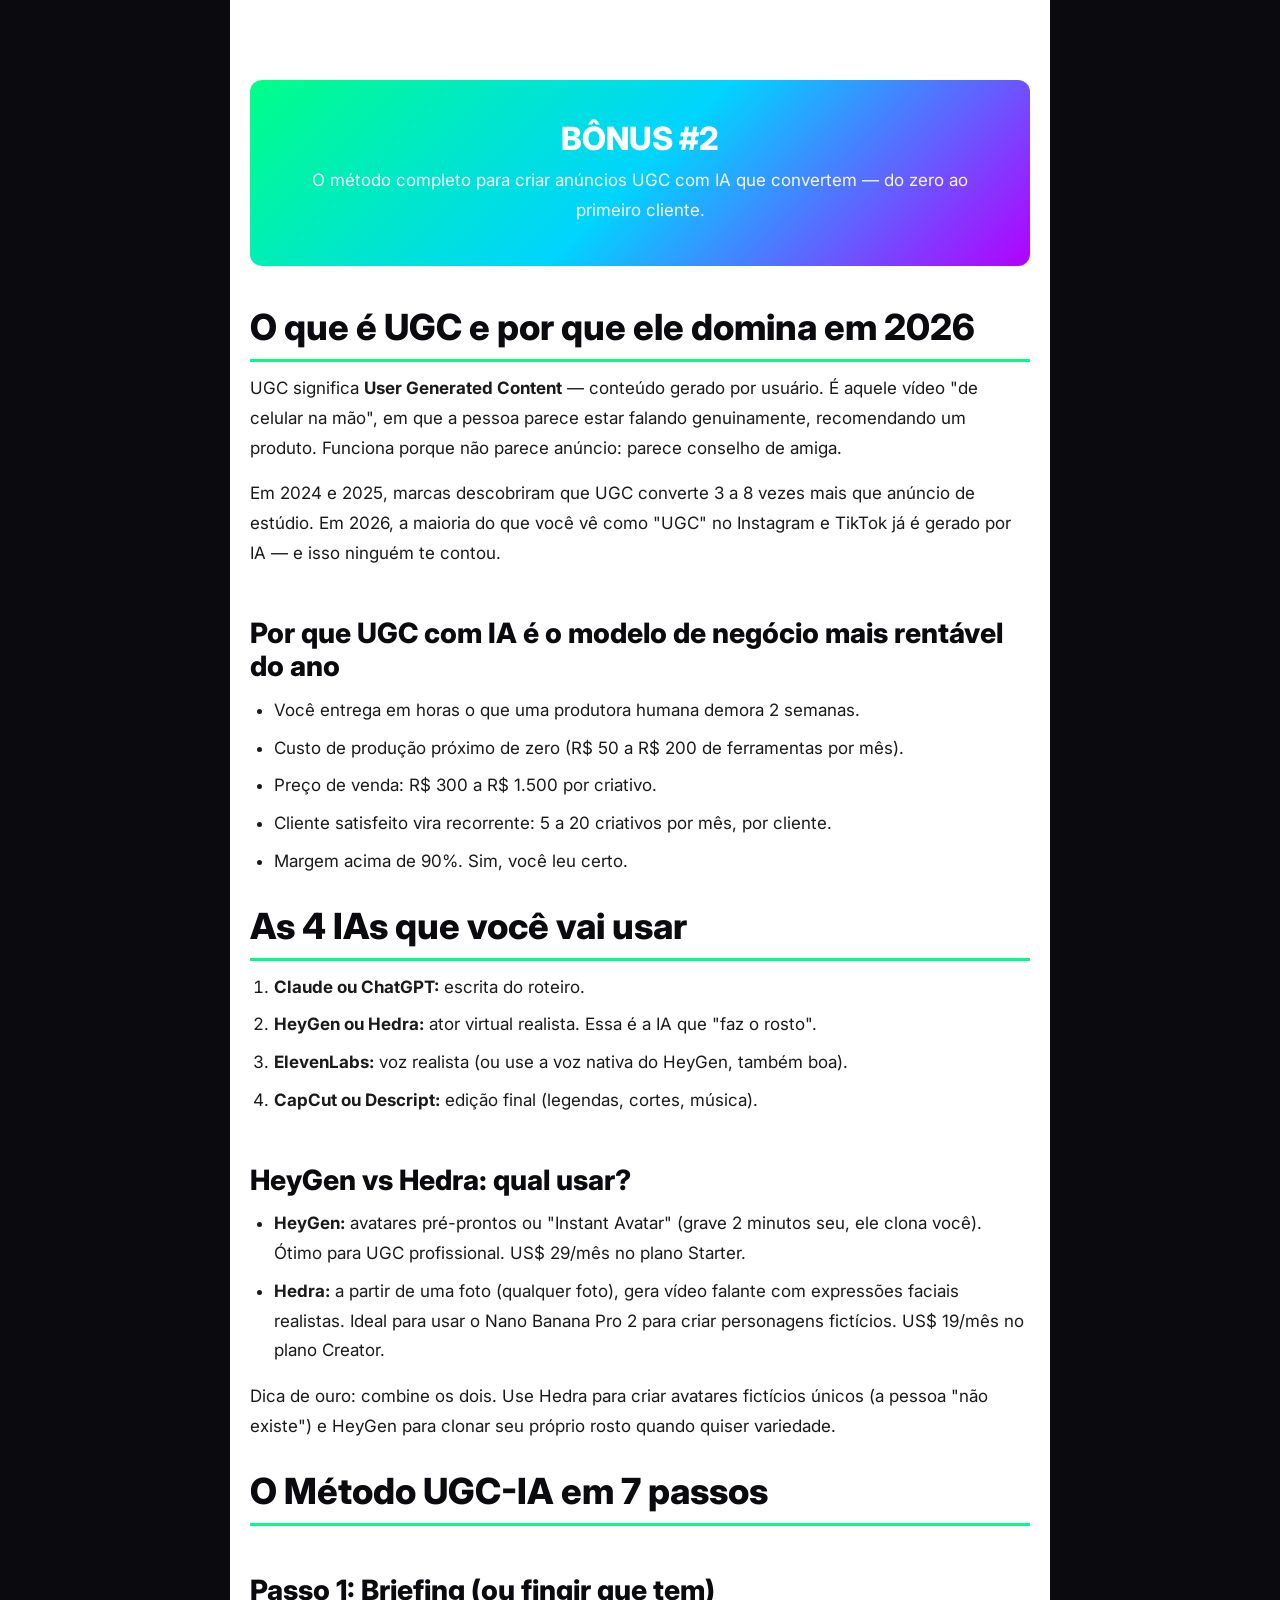
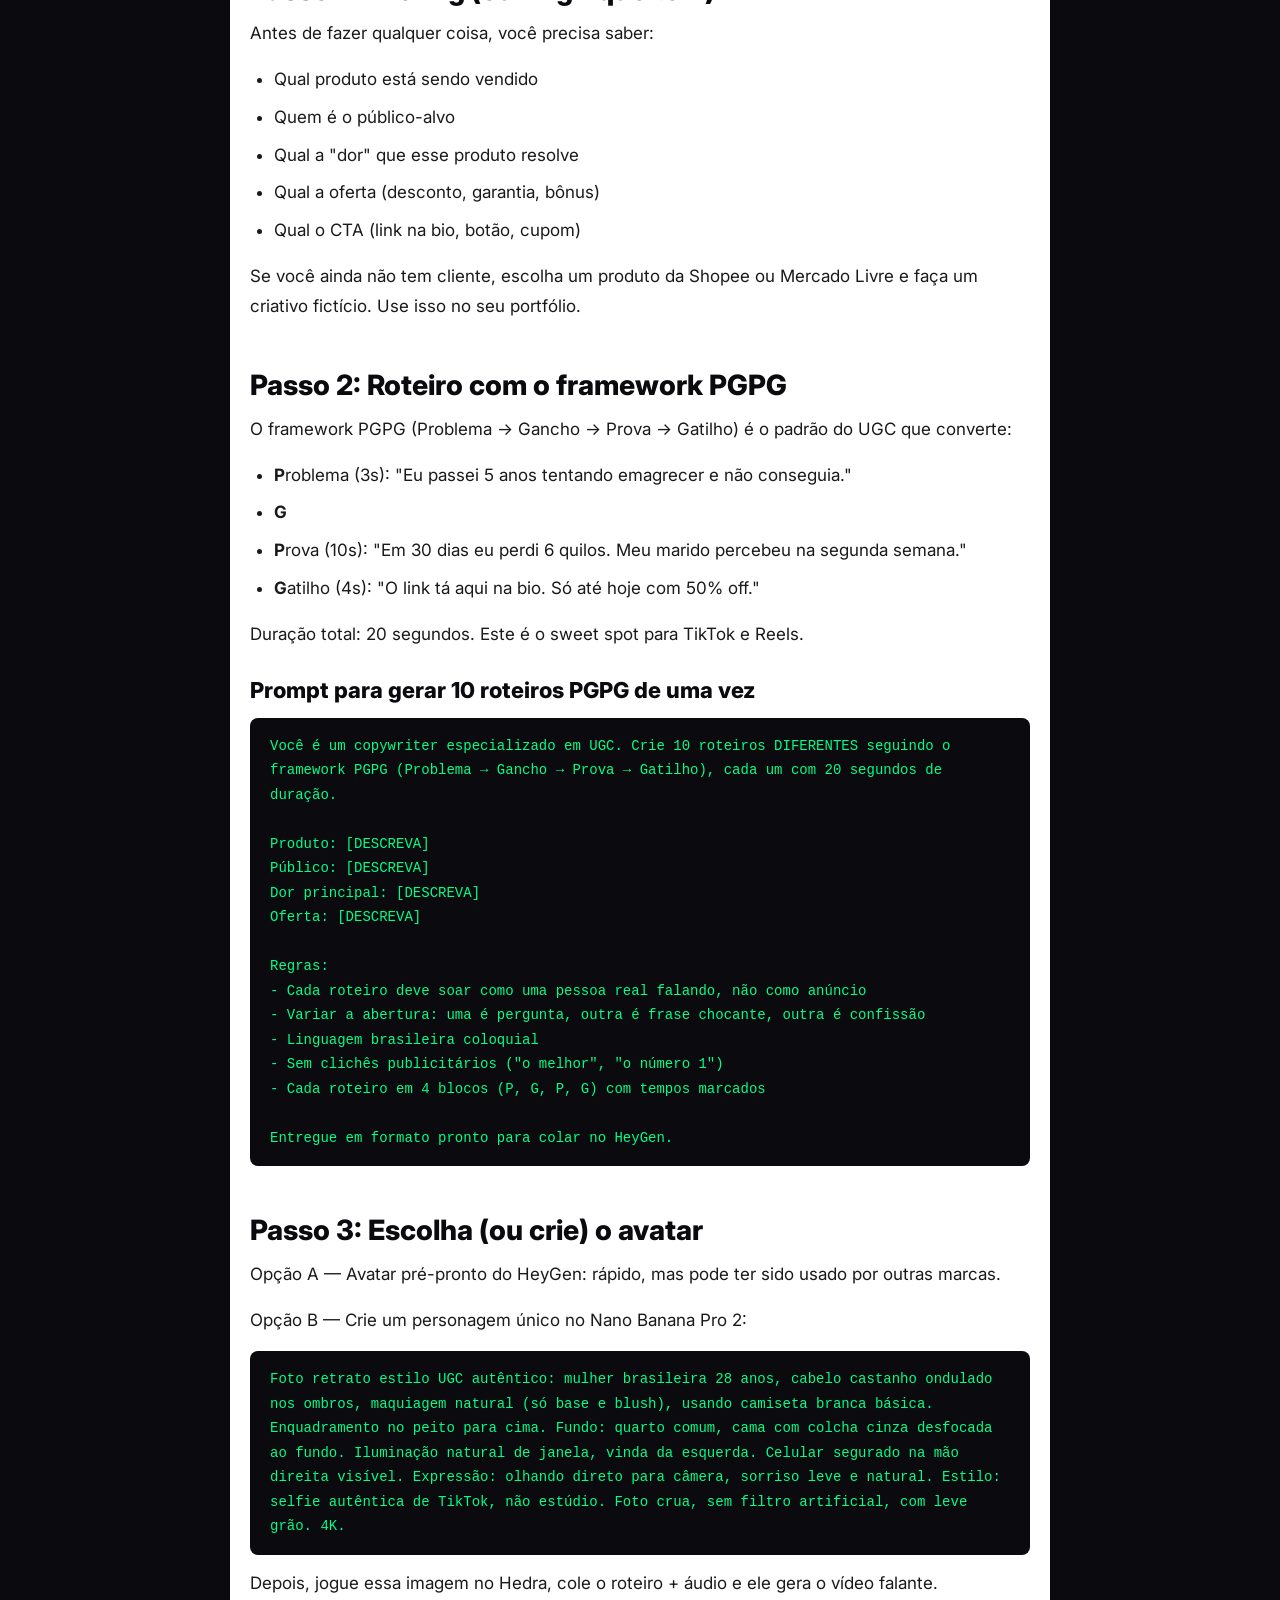
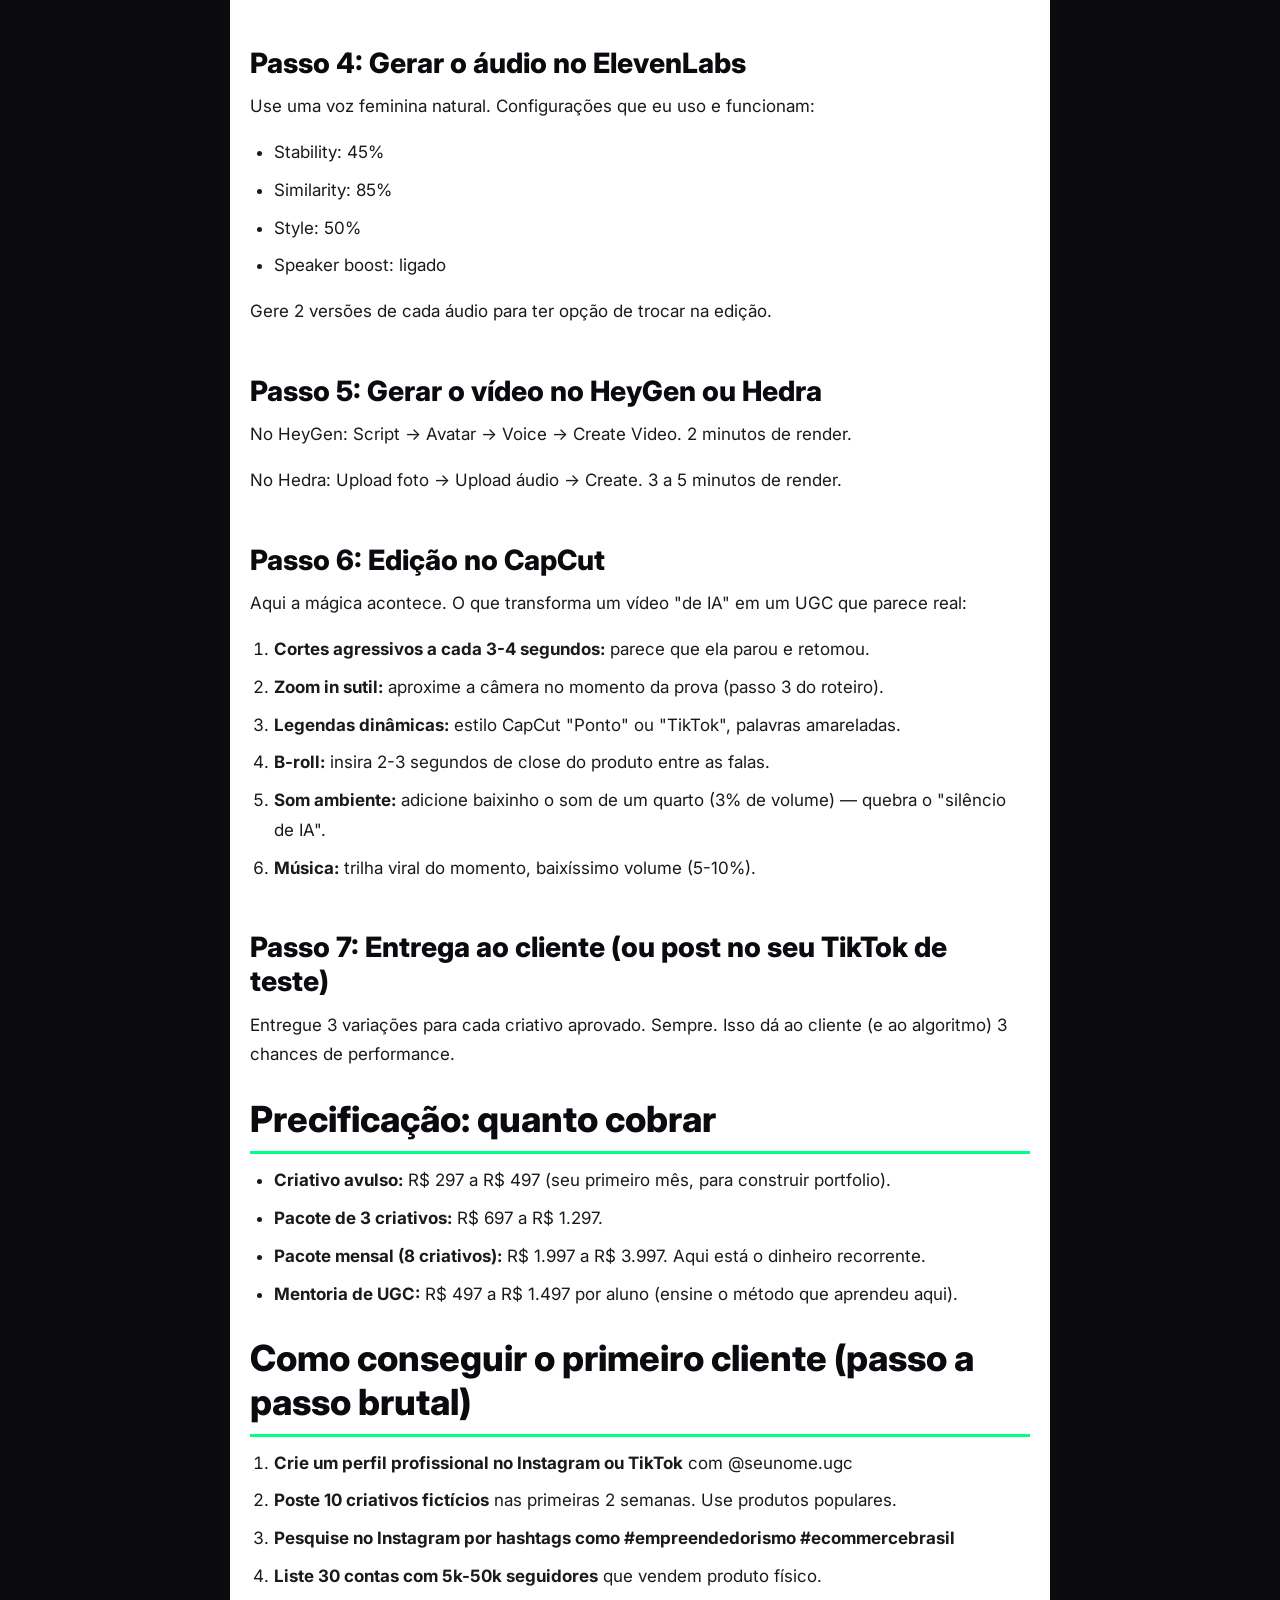
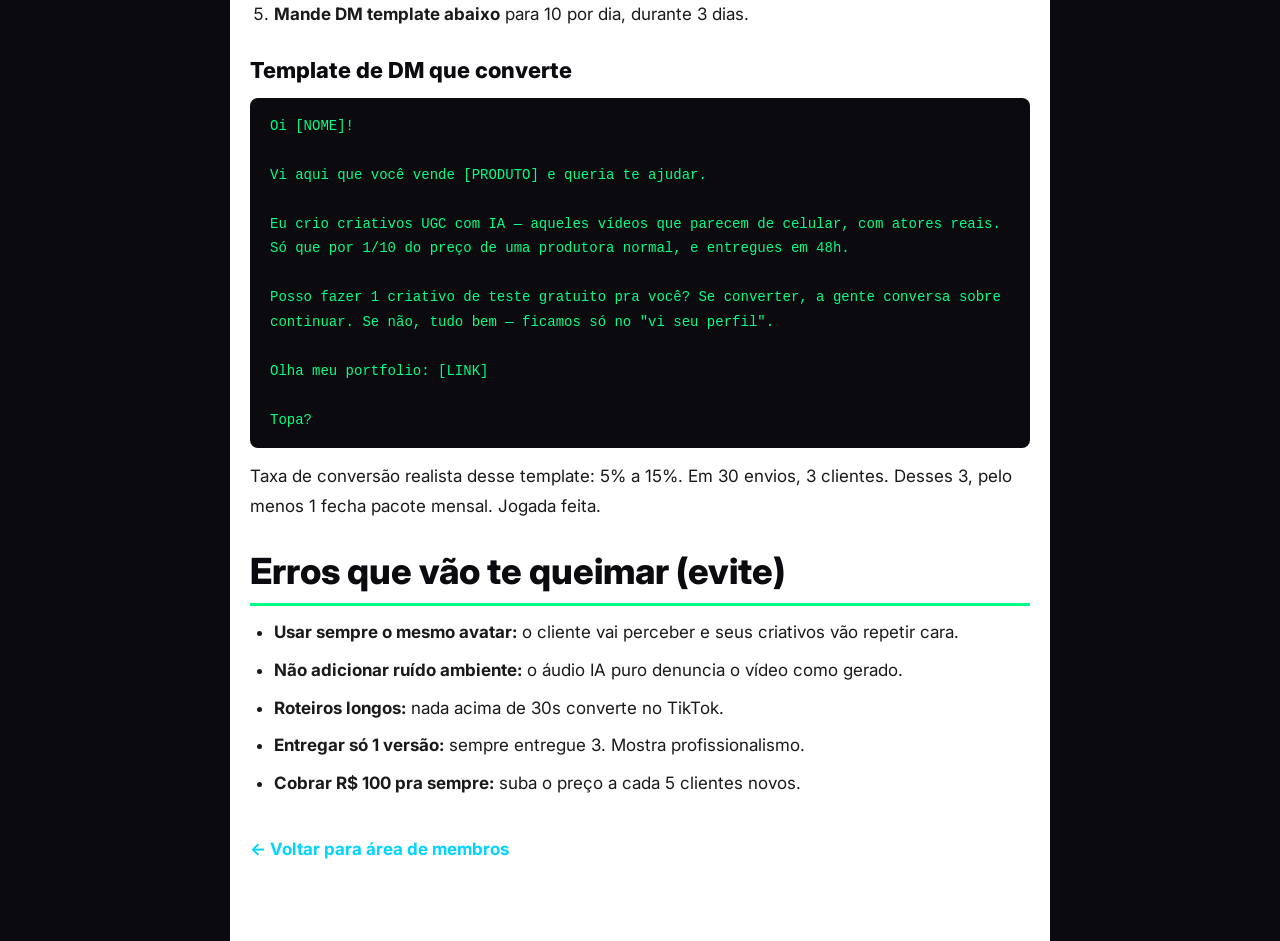
<file: produto/bonus-ugc.html>
<!DOCTYPE html>
<html lang="pt-BR">
<head>
<meta charset="UTF-8">
<meta name="viewport" content="width=device-width, initial-scale=1.0">
<title>Bônus — Criativos UGC com IA</title>
<link rel="preconnect" href="https://fonts.googleapis.com">
<link rel="preconnect" href="https://fonts.gstatic.com" crossorigin>
<link href="https://fonts.googleapis.com/css2?family=Inter:wght@400;600;700;800;900&display=swap" rel="stylesheet">
<link rel="stylesheet" href="../assets/css/style.css">
</head>
<body>
<main class="book-body">

<div class="cap">
  <h2>BÔNUS #2</h2>
  <p>O método completo para criar anúncios UGC com IA que convertem — do zero ao primeiro cliente.</p>
</div>

<h1>O que é UGC e por que ele domina em 2026</h1>

<p>UGC significa <strong>User Generated Content</strong> — conteúdo gerado por usuário. É aquele vídeo "de celular na mão", em que a pessoa parece estar falando genuinamente, recomendando um produto. Funciona porque não parece anúncio: parece conselho de amiga.</p>

<p>Em 2024 e 2025, marcas descobriram que UGC converte 3 a 8 vezes mais que anúncio de estúdio. Em 2026, a maioria do que você vê como "UGC" no Instagram e TikTok já é gerado por IA — e isso ninguém te contou.</p>

<h2>Por que UGC com IA é o modelo de negócio mais rentável do ano</h2>
<ul>
  <li>Você entrega em horas o que uma produtora humana demora 2 semanas.</li>
  <li>Custo de produção próximo de zero (R$ 50 a R$ 200 de ferramentas por mês).</li>
  <li>Preço de venda: R$ 300 a R$ 1.500 por criativo.</li>
  <li>Cliente satisfeito vira recorrente: 5 a 20 criativos por mês, por cliente.</li>
  <li>Margem acima de 90%. Sim, você leu certo.</li>
</ul>

<h1>As 4 IAs que você vai usar</h1>

<ol>
  <li><strong>Claude ou ChatGPT:</strong> escrita do roteiro.</li>
  <li><strong>HeyGen ou Hedra:</strong> ator virtual realista. Essa é a IA que "faz o rosto".</li>
  <li><strong>ElevenLabs:</strong> voz realista (ou use a voz nativa do HeyGen, também boa).</li>
  <li><strong>CapCut ou Descript:</strong> edição final (legendas, cortes, música).</li>
</ol>

<h2>HeyGen vs Hedra: qual usar?</h2>

<ul>
  <li><strong>HeyGen:</strong> avatares pré-prontos ou "Instant Avatar" (grave 2 minutos seu, ele clona você). Ótimo para UGC profissional. US$ 29/mês no plano Starter.</li>
  <li><strong>Hedra:</strong> a partir de uma foto (qualquer foto), gera vídeo falante com expressões faciais realistas. Ideal para usar o Nano Banana Pro 2 para criar personagens fictícios. US$ 19/mês no plano Creator.</li>
</ul>

<p>Dica de ouro: combine os dois. Use Hedra para criar avatares fictícios únicos (a pessoa "não existe") e HeyGen para clonar seu próprio rosto quando quiser variedade.</p>

<h1>O Método UGC-IA em 7 passos</h1>

<h2>Passo 1: Briefing (ou fingir que tem)</h2>
<p>Antes de fazer qualquer coisa, você precisa saber:</p>
<ul>
  <li>Qual produto está sendo vendido</li>
  <li>Quem é o público-alvo</li>
  <li>Qual a "dor" que esse produto resolve</li>
  <li>Qual a oferta (desconto, garantia, bônus)</li>
  <li>Qual o CTA (link na bio, botão, cupom)</li>
</ul>

<p>Se você ainda não tem cliente, escolha um produto da Shopee ou Mercado Livre e faça um criativo fictício. Use isso no seu portfólio.</p>

<h2>Passo 2: Roteiro com o framework PGPG</h2>

<p>O framework PGPG (Problema → Gancho → Prova → Gatilho) é o padrão do UGC que converte:</p>

<ul>
  <li><strong>P</strong>roblema (3s): "Eu passei 5 anos tentando emagrecer e não conseguia."</li>
  <li><strong>G</strong ancho (3s): "Aí alguém me indicou algo que eu nunca tinha ouvido falar."</li>
  <li><strong>P</strong>rova (10s): "Em 30 dias eu perdi 6 quilos. Meu marido percebeu na segunda semana."</li>
  <li><strong>G</strong>atilho (4s): "O link tá aqui na bio. Só até hoje com 50% off."</li>
</ul>

<p>Duração total: 20 segundos. Este é o sweet spot para TikTok e Reels.</p>

<h3>Prompt para gerar 10 roteiros PGPG de uma vez</h3>

<div class="prompt-block">Você é um copywriter especializado em UGC. Crie 10 roteiros DIFERENTES seguindo o framework PGPG (Problema → Gancho → Prova → Gatilho), cada um com 20 segundos de duração.

Produto: [DESCREVA]
Público: [DESCREVA]
Dor principal: [DESCREVA]
Oferta: [DESCREVA]

Regras:
- Cada roteiro deve soar como uma pessoa real falando, não como anúncio
- Variar a abertura: uma é pergunta, outra é frase chocante, outra é confissão
- Linguagem brasileira coloquial
- Sem clichês publicitários ("o melhor", "o número 1")
- Cada roteiro em 4 blocos (P, G, P, G) com tempos marcados

Entregue em formato pronto para colar no HeyGen.</div>

<h2>Passo 3: Escolha (ou crie) o avatar</h2>

<p>Opção A — Avatar pré-pronto do HeyGen: rápido, mas pode ter sido usado por outras marcas.</p>
<p>Opção B — Crie um personagem único no Nano Banana Pro 2:</p>

<div class="prompt-block">Foto retrato estilo UGC autêntico: mulher brasileira 28 anos, cabelo castanho ondulado nos ombros, maquiagem natural (só base e blush), usando camiseta branca básica. Enquadramento no peito para cima. Fundo: quarto comum, cama com colcha cinza desfocada ao fundo. Iluminação natural de janela, vinda da esquerda. Celular segurado na mão direita visível. Expressão: olhando direto para câmera, sorriso leve e natural. Estilo: selfie autêntica de TikTok, não estúdio. Foto crua, sem filtro artificial, com leve grão. 4K.</div>

<p>Depois, jogue essa imagem no Hedra, cole o roteiro + áudio e ele gera o vídeo falante.</p>

<h2>Passo 4: Gerar o áudio no ElevenLabs</h2>

<p>Use uma voz feminina natural. Configurações que eu uso e funcionam:</p>
<ul>
  <li>Stability: 45%</li>
  <li>Similarity: 85%</li>
  <li>Style: 50%</li>
  <li>Speaker boost: ligado</li>
</ul>

<p>Gere 2 versões de cada áudio para ter opção de trocar na edição.</p>

<h2>Passo 5: Gerar o vídeo no HeyGen ou Hedra</h2>

<p>No HeyGen: Script → Avatar → Voice → Create Video. 2 minutos de render.</p>
<p>No Hedra: Upload foto → Upload áudio → Create. 3 a 5 minutos de render.</p>

<h2>Passo 6: Edição no CapCut</h2>

<p>Aqui a mágica acontece. O que transforma um vídeo "de IA" em um UGC que parece real:</p>
<ol>
  <li><strong>Cortes agressivos a cada 3-4 segundos:</strong> parece que ela parou e retomou.</li>
  <li><strong>Zoom in sutil:</strong> aproxime a câmera no momento da prova (passo 3 do roteiro).</li>
  <li><strong>Legendas dinâmicas:</strong> estilo CapCut "Ponto" ou "TikTok", palavras amareladas.</li>
  <li><strong>B-roll:</strong> insira 2-3 segundos de close do produto entre as falas.</li>
  <li><strong>Som ambiente:</strong> adicione baixinho o som de um quarto (3% de volume) — quebra o "silêncio de IA".</li>
  <li><strong>Música:</strong> trilha viral do momento, baixíssimo volume (5-10%).</li>
</ol>

<h2>Passo 7: Entrega ao cliente (ou post no seu TikTok de teste)</h2>

<p>Entregue 3 variações para cada criativo aprovado. Sempre. Isso dá ao cliente (e ao algoritmo) 3 chances de performance.</p>

<h1>Precificação: quanto cobrar</h1>

<ul>
  <li><strong>Criativo avulso:</strong> R$ 297 a R$ 497 (seu primeiro mês, para construir portfolio).</li>
  <li><strong>Pacote de 3 criativos:</strong> R$ 697 a R$ 1.297.</li>
  <li><strong>Pacote mensal (8 criativos):</strong> R$ 1.997 a R$ 3.997. Aqui está o dinheiro recorrente.</li>
  <li><strong>Mentoria de UGC:</strong> R$ 497 a R$ 1.497 por aluno (ensine o método que aprendeu aqui).</li>
</ul>

<h1>Como conseguir o primeiro cliente (passo a passo brutal)</h1>

<ol>
  <li><strong>Crie um perfil profissional no Instagram ou TikTok</strong> com @seunome.ugc</li>
  <li><strong>Poste 10 criativos fictícios</strong> nas primeiras 2 semanas. Use produtos populares.</li>
  <li><strong>Pesquise no Instagram por hashtags como #empreendedorismo #ecommercebrasil</strong></li>
  <li><strong>Liste 30 contas com 5k-50k seguidores</strong> que vendem produto físico.</li>
  <li><strong>Mande DM template abaixo</strong> para 10 por dia, durante 3 dias.</li>
</ol>

<h3>Template de DM que converte</h3>

<div class="prompt-block">Oi [NOME]!

Vi aqui que você vende [PRODUTO] e queria te ajudar.

Eu crio criativos UGC com IA — aqueles vídeos que parecem de celular, com atores reais. Só que por 1/10 do preço de uma produtora normal, e entregues em 48h.

Posso fazer 1 criativo de teste gratuito pra você? Se converter, a gente conversa sobre continuar. Se não, tudo bem — ficamos só no "vi seu perfil".

Olha meu portfolio: [LINK]

Topa?</div>

<p>Taxa de conversão realista desse template: 5% a 15%. Em 30 envios, 3 clientes. Desses 3, pelo menos 1 fecha pacote mensal. Jogada feita.</p>

<h1>Erros que vão te queimar (evite)</h1>
<ul>
  <li><strong>Usar sempre o mesmo avatar:</strong> o cliente vai perceber e seus criativos vão repetir cara.</li>
  <li><strong>Não adicionar ruído ambiente:</strong> o áudio IA puro denuncia o vídeo como gerado.</li>
  <li><strong>Roteiros longos:</strong> nada acima de 30s converte no TikTok.</li>
  <li><strong>Entregar só 1 versão:</strong> sempre entregue 3. Mostra profissionalismo.</li>
  <li><strong>Cobrar R$ 100 pra sempre:</strong> suba o preço a cada 5 clientes novos.</li>
</ul>

<p><a href="../obrigado.html" class="back-link">← Voltar para área de membros</a></p>

</main>
</body>
</html>
</file>
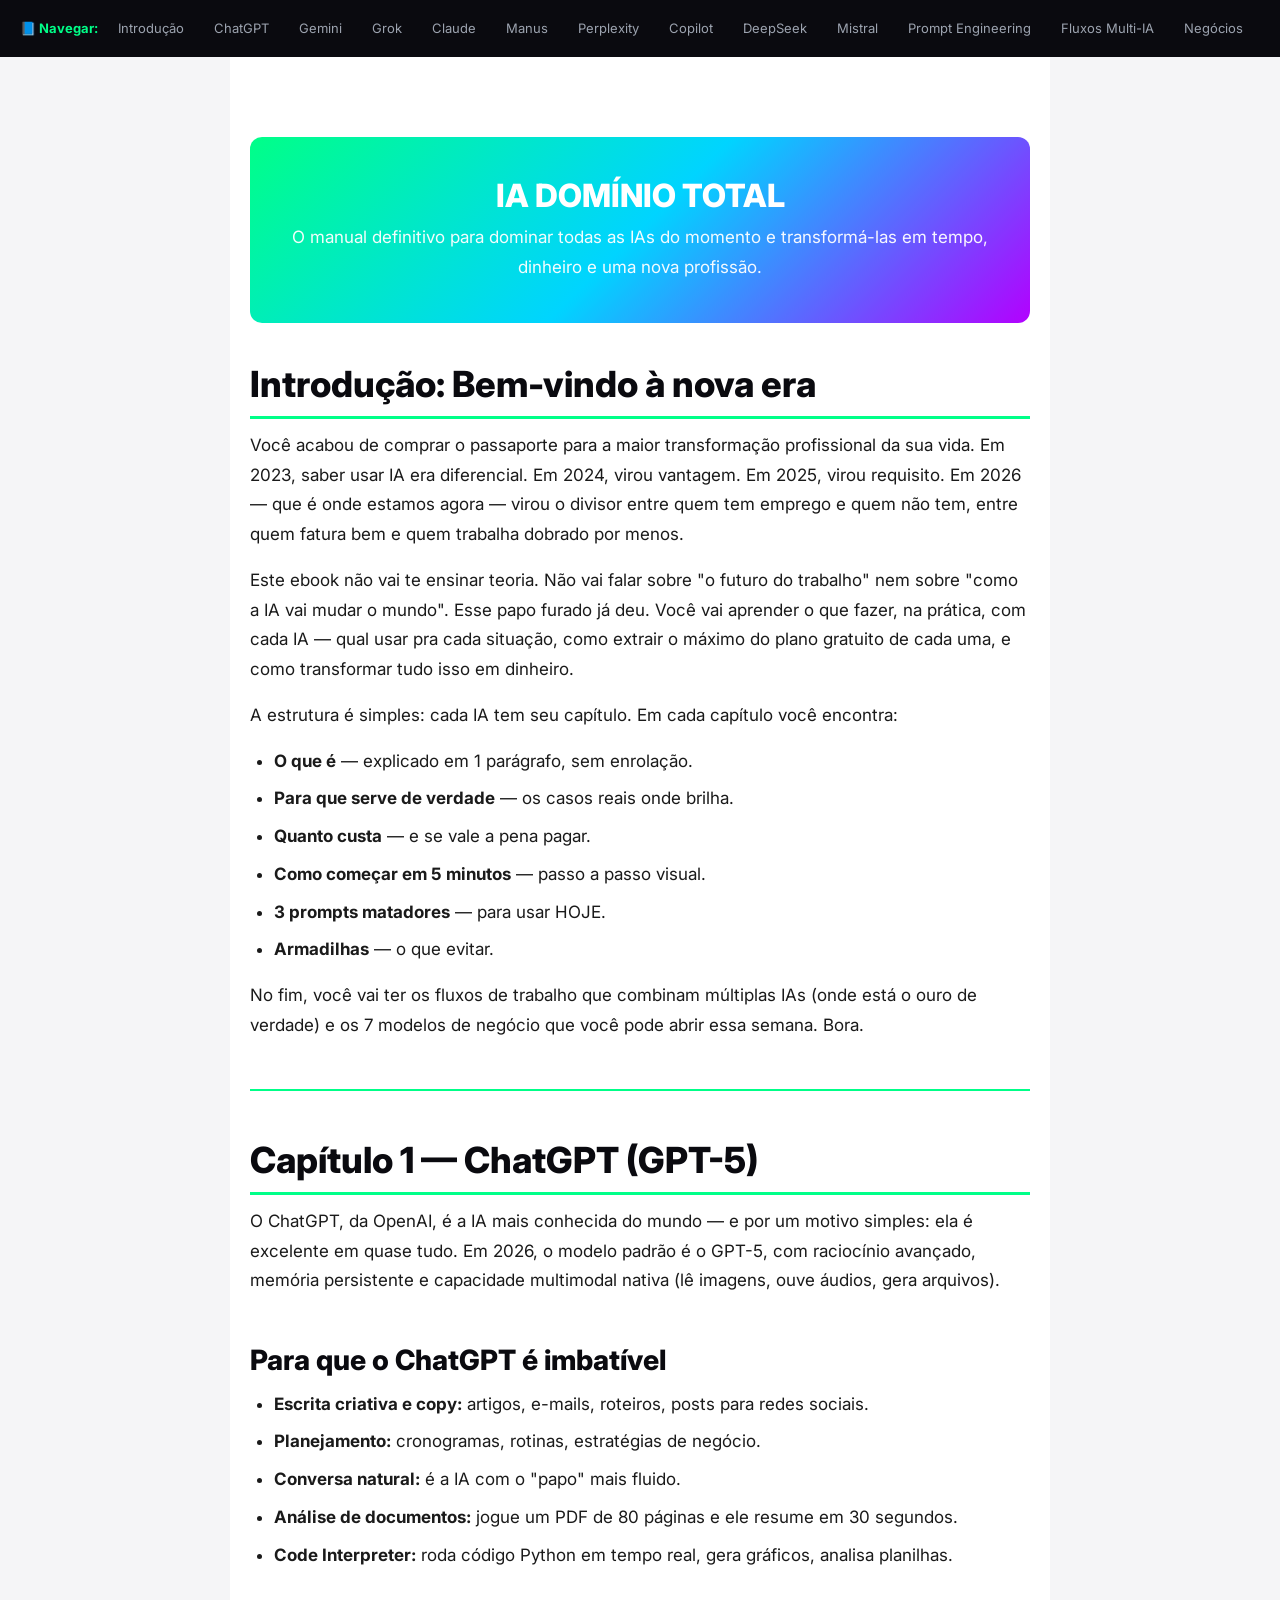
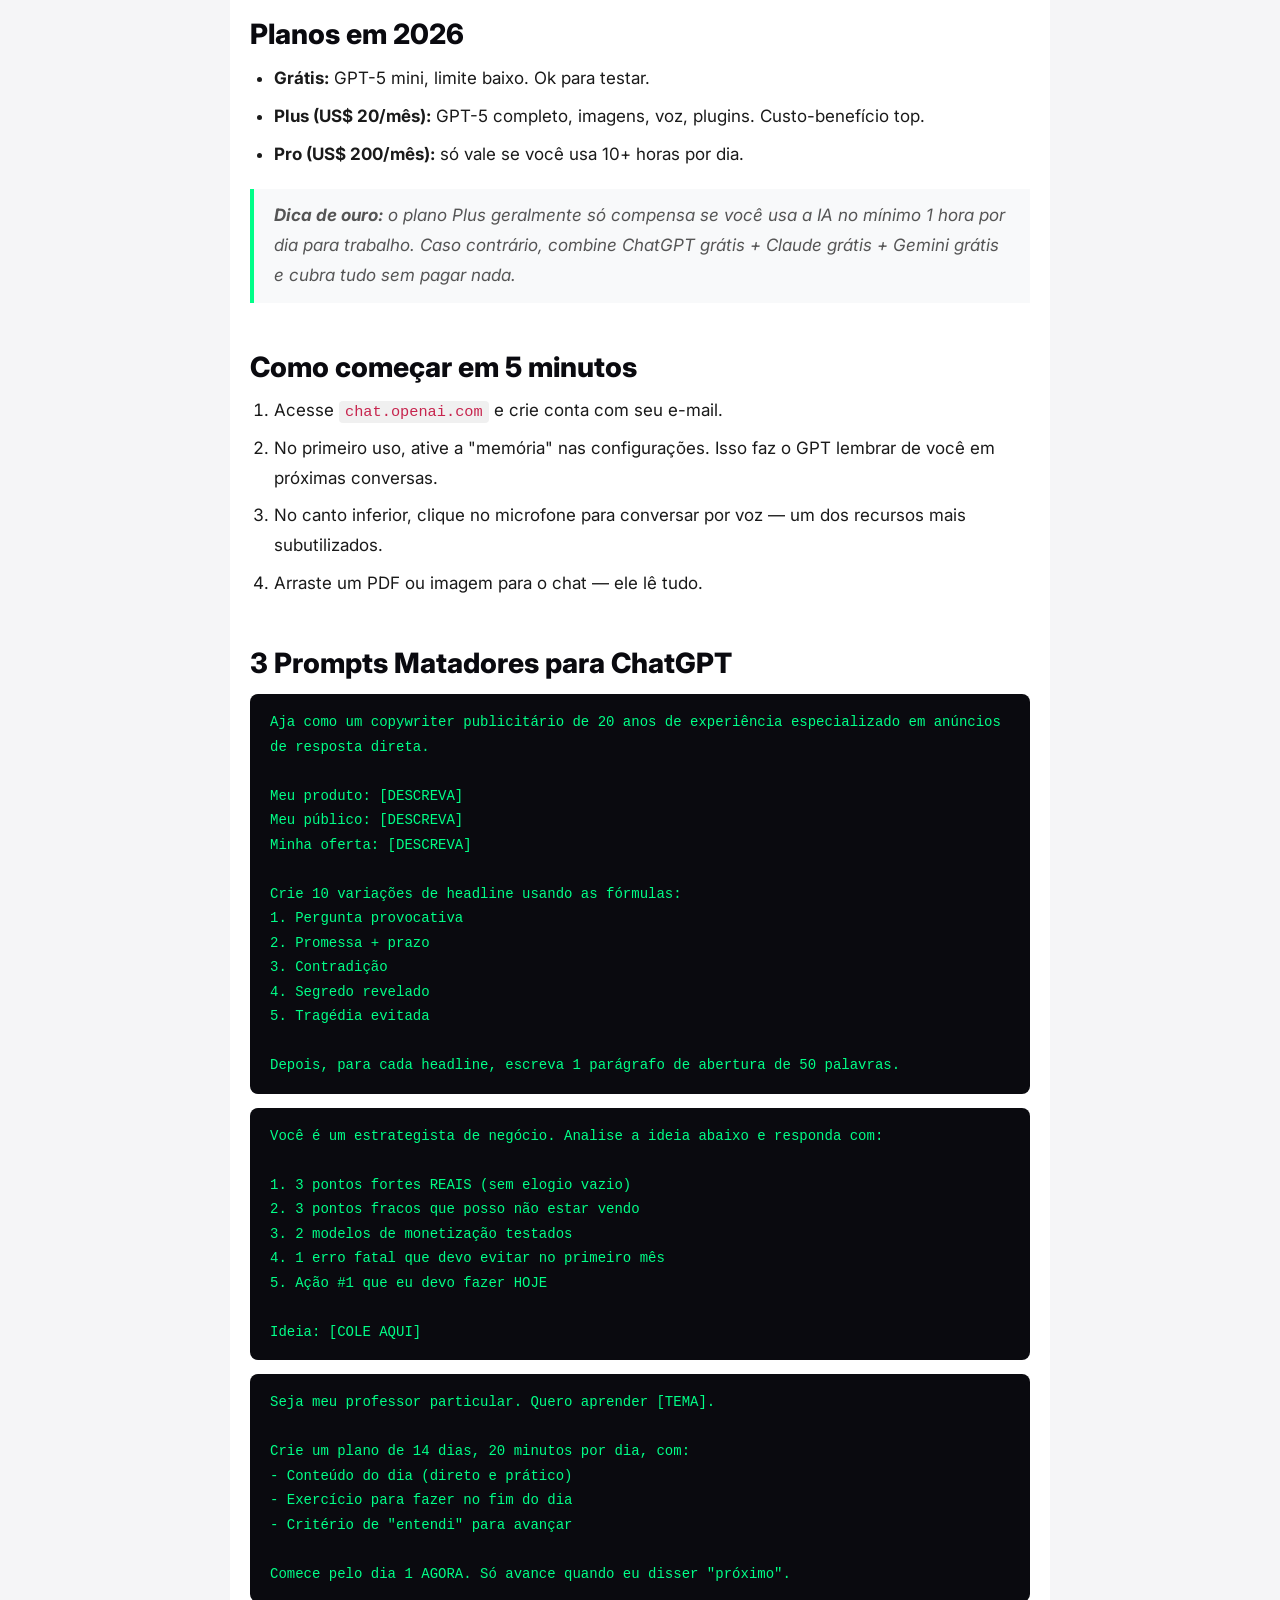
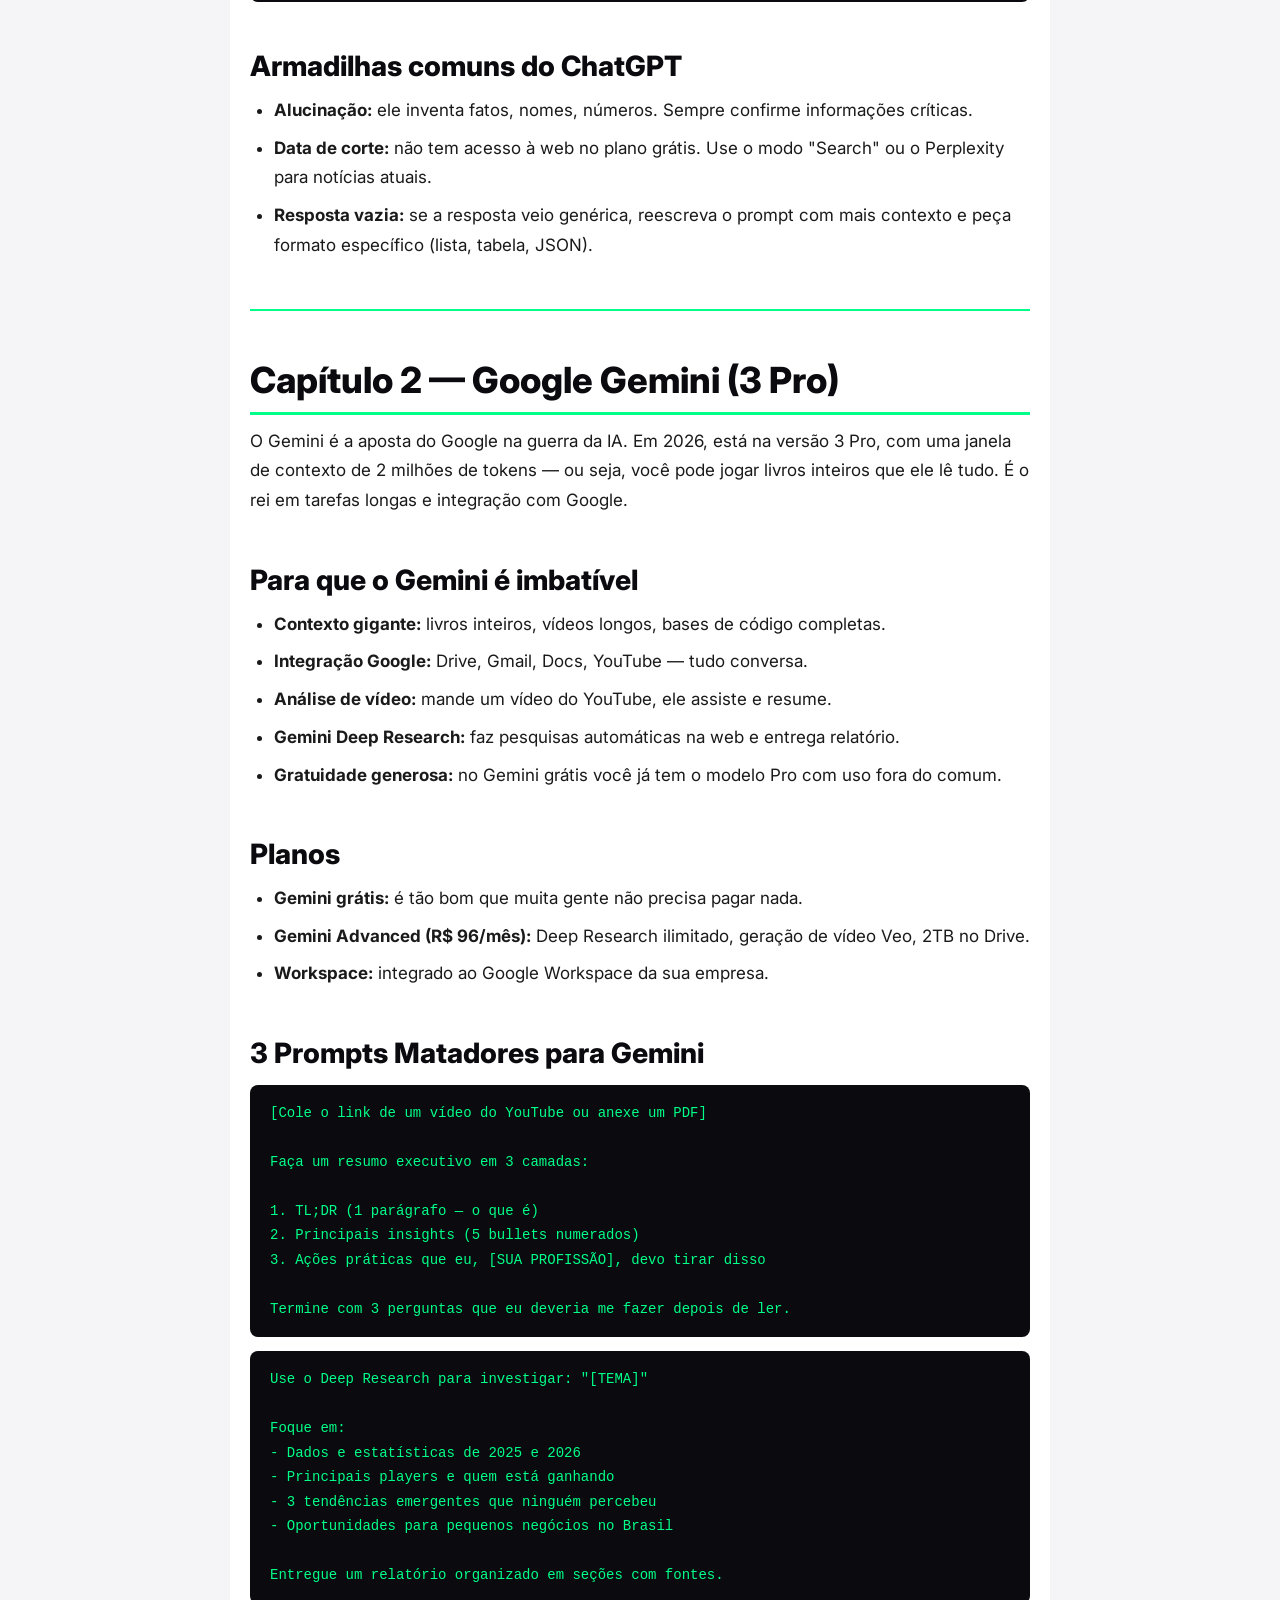
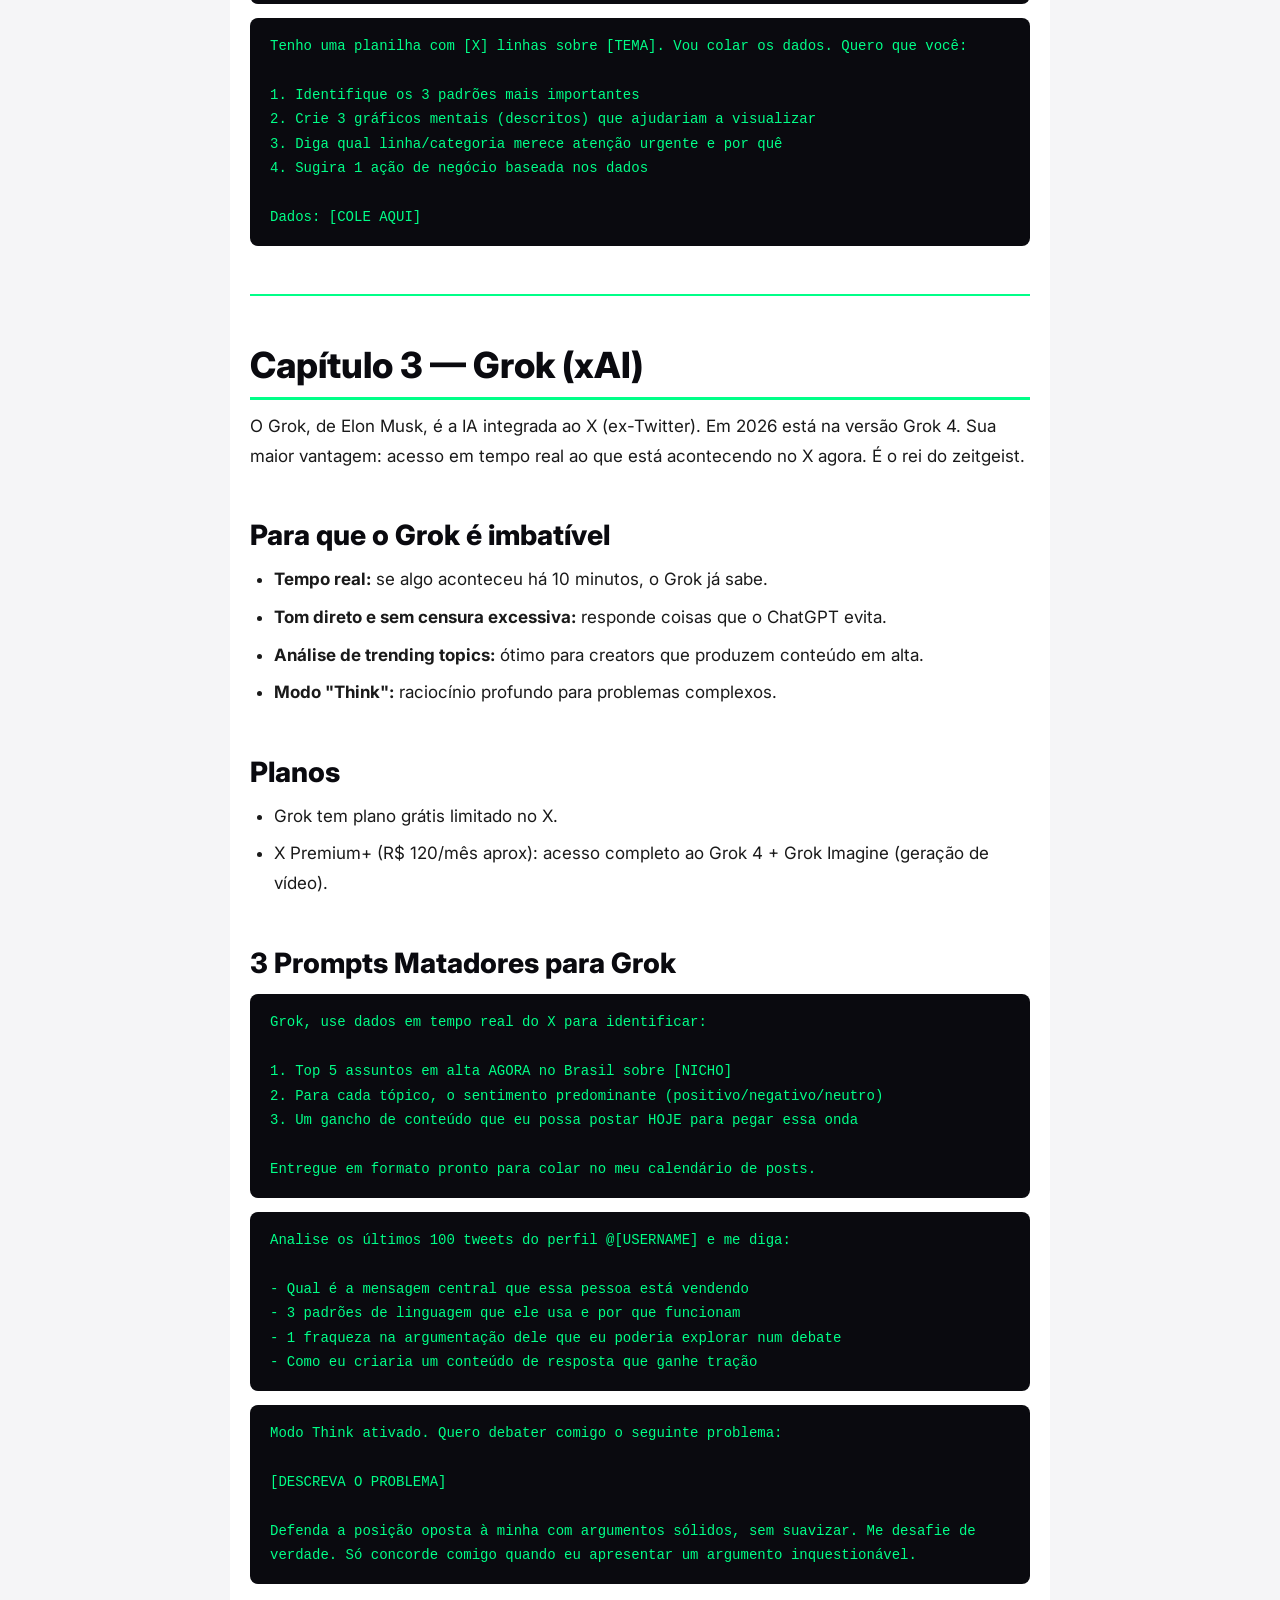
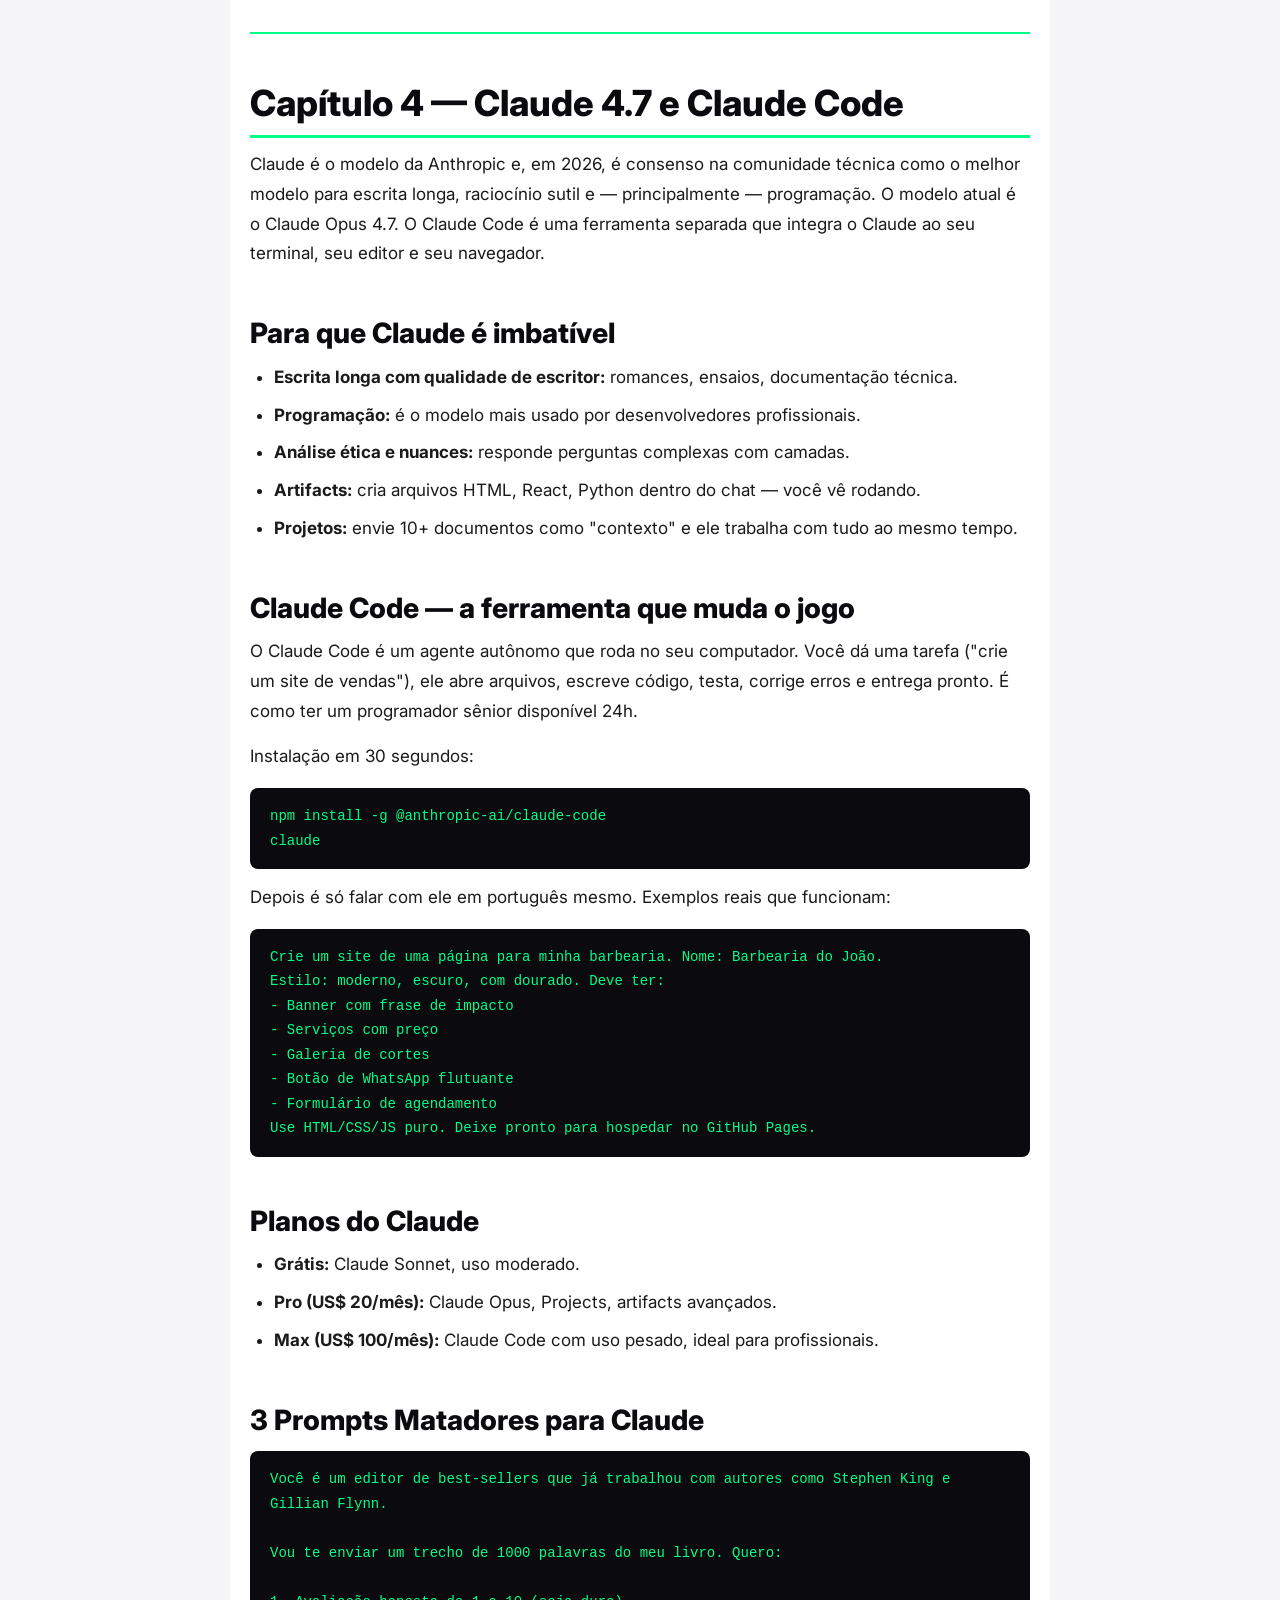
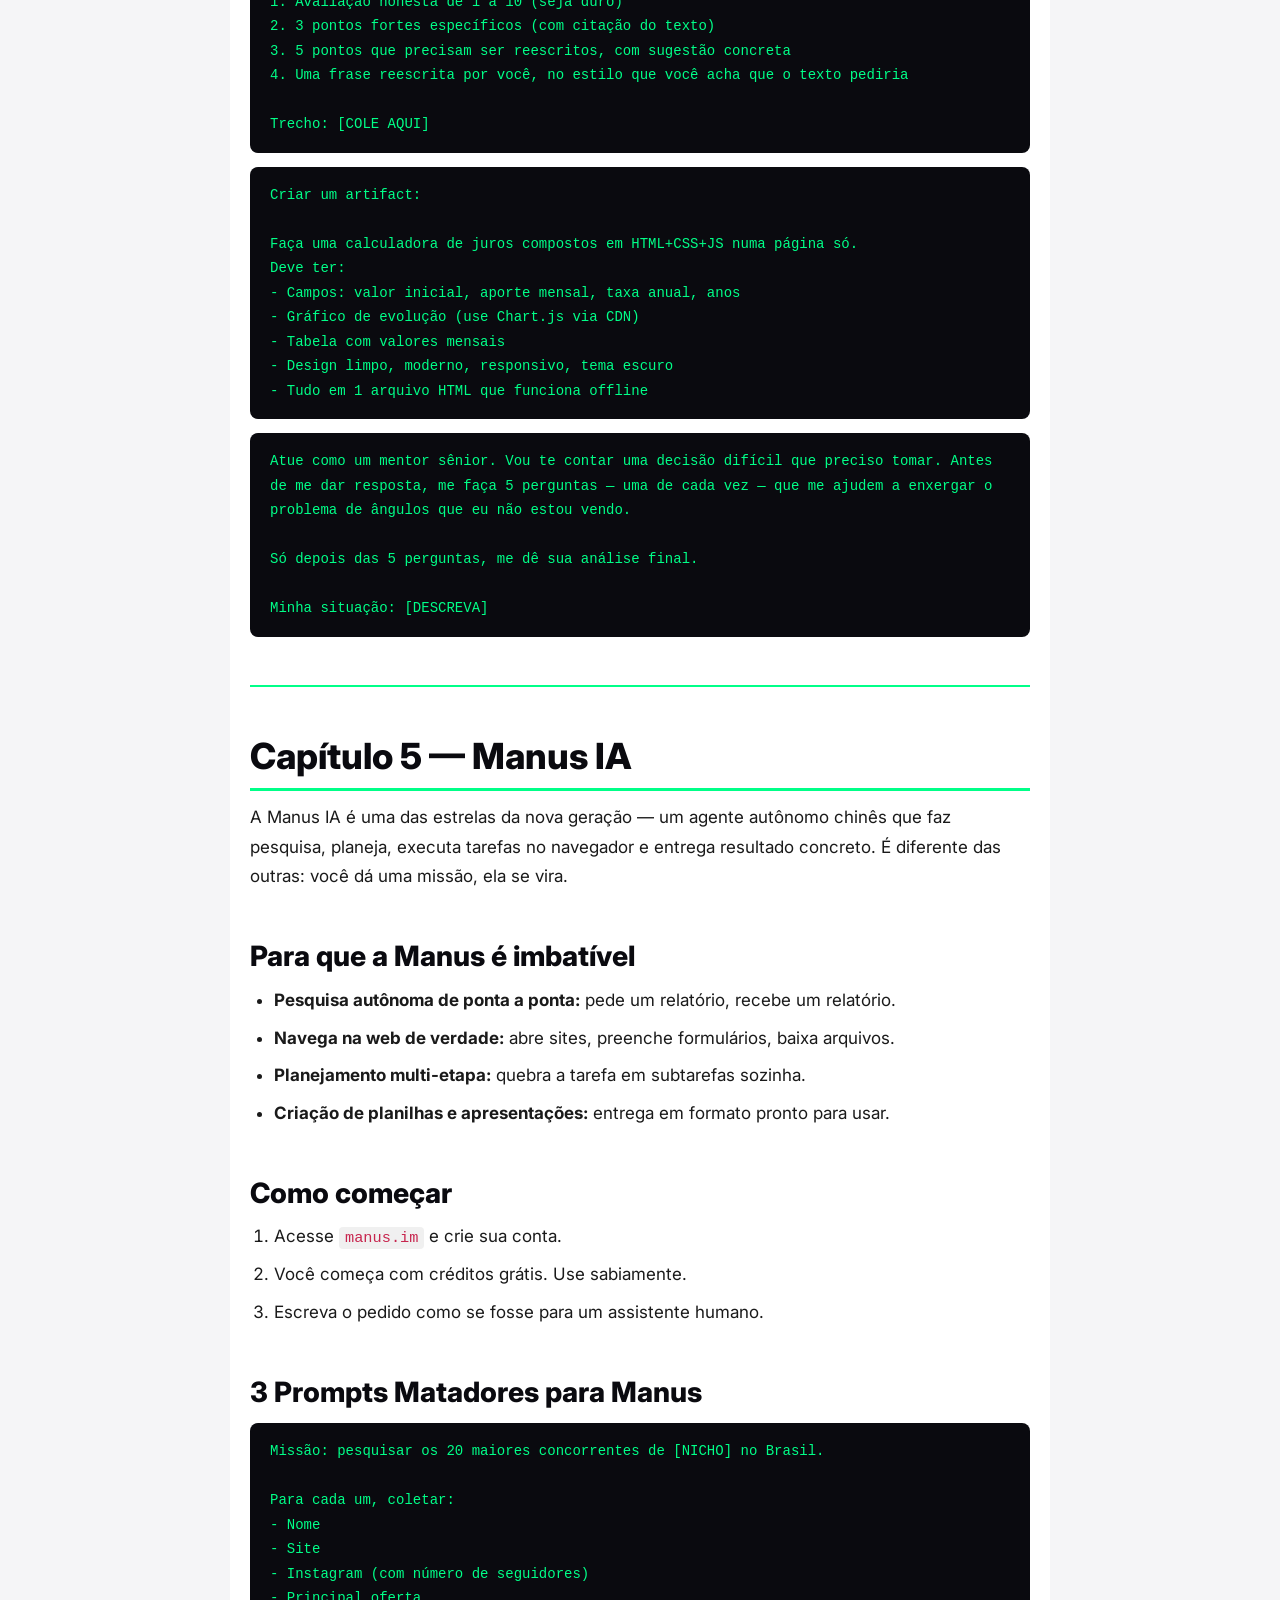
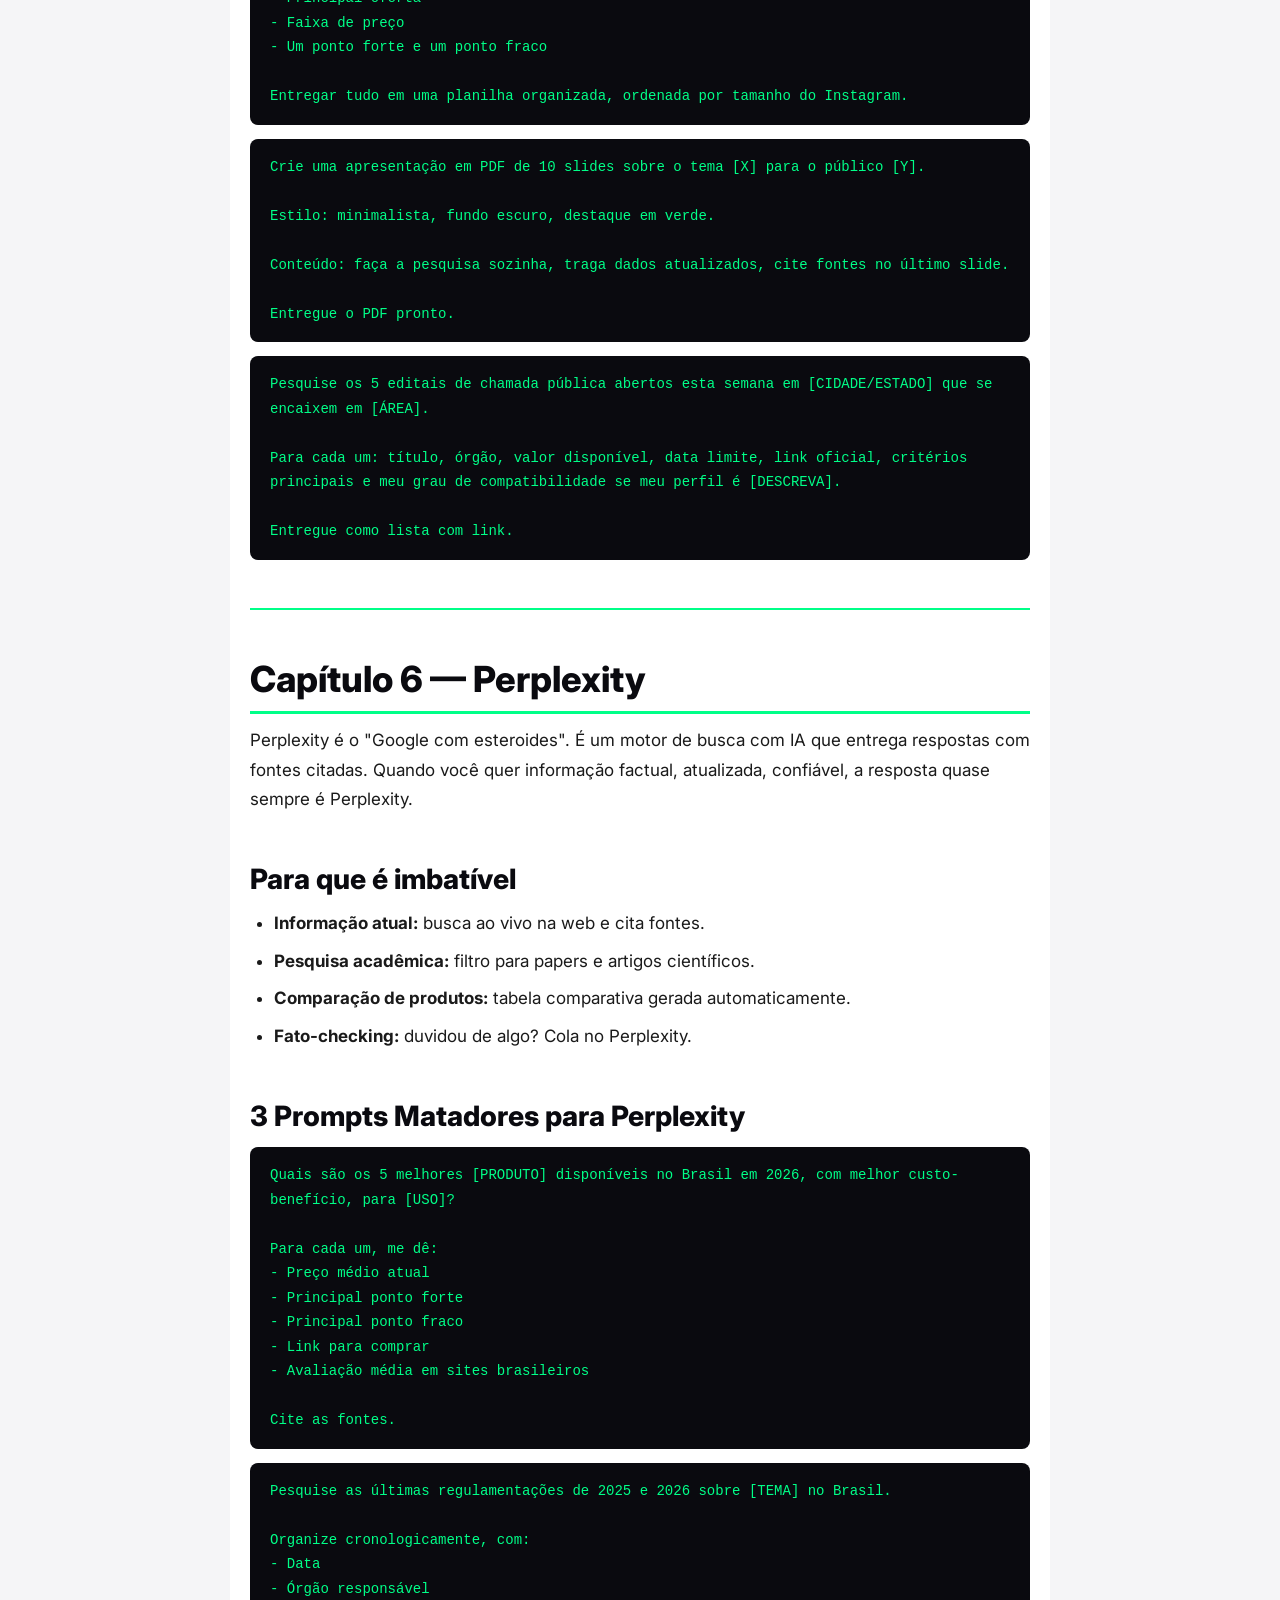
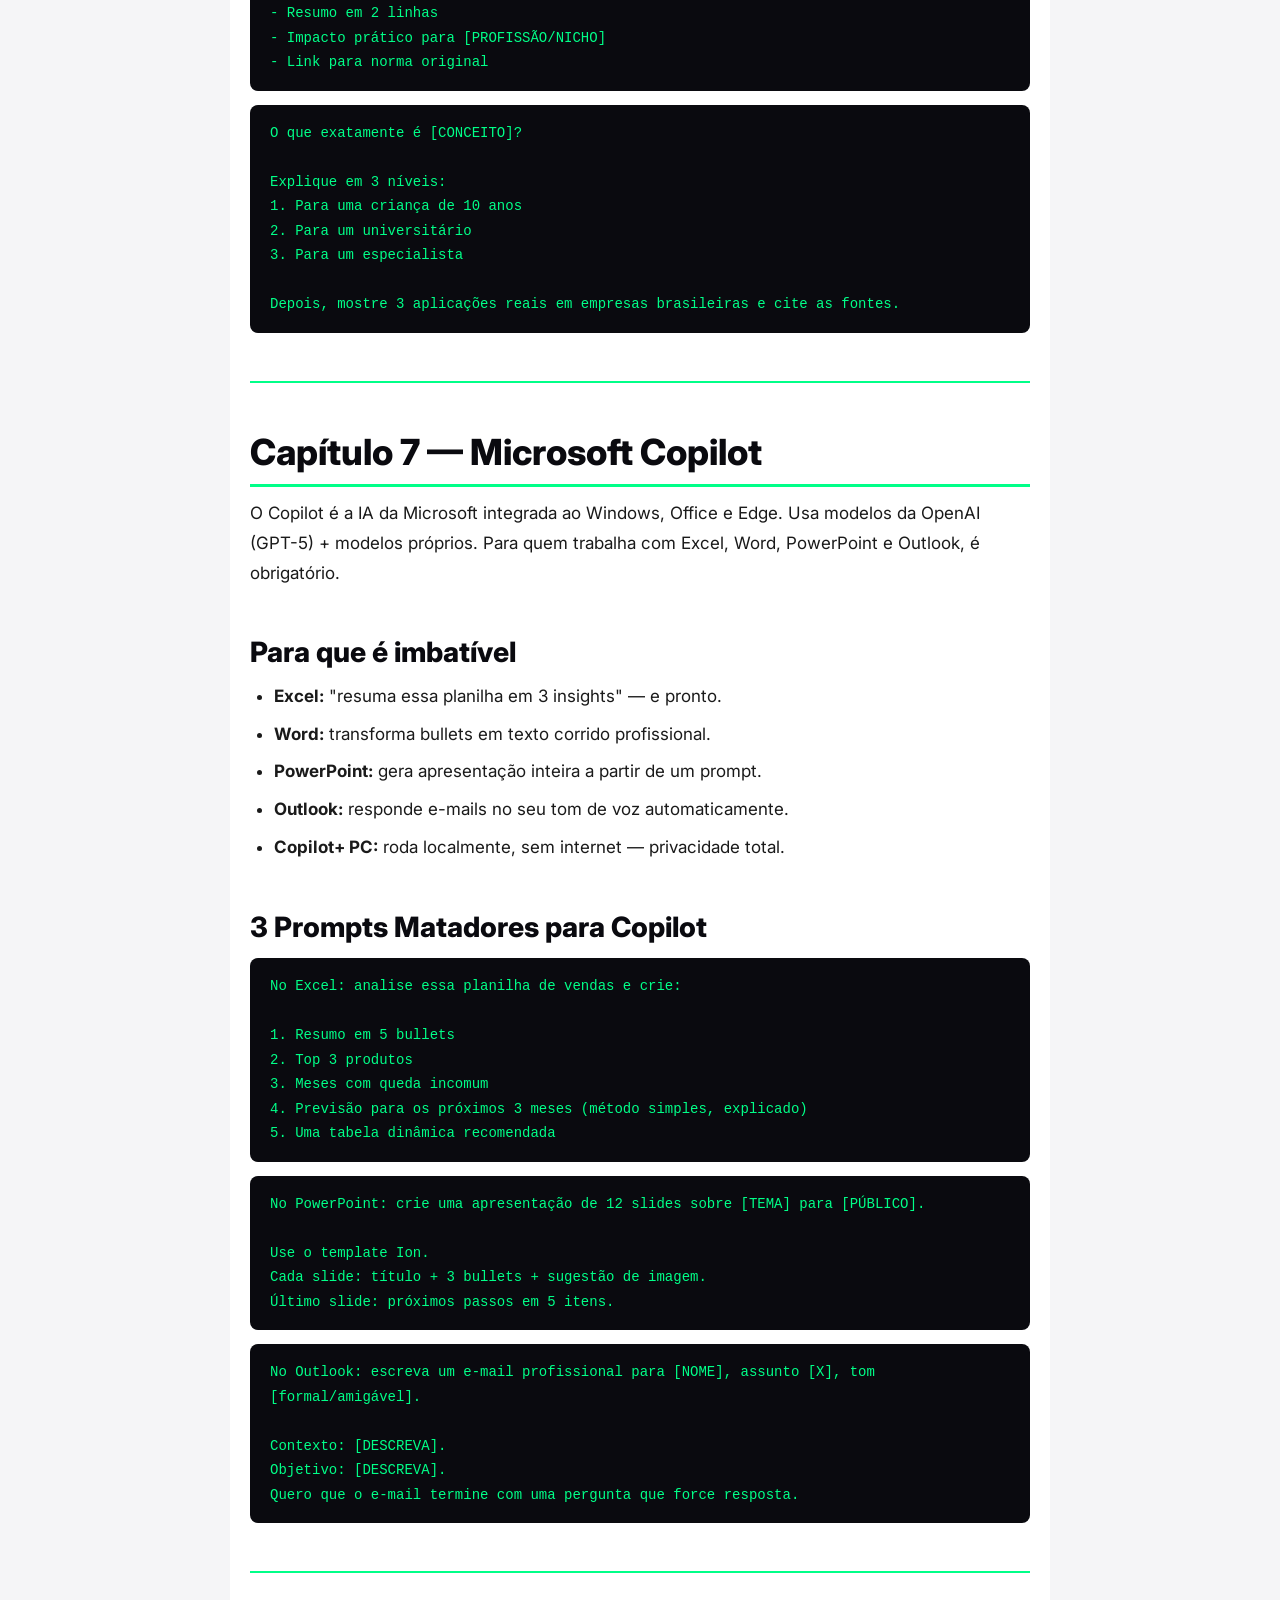
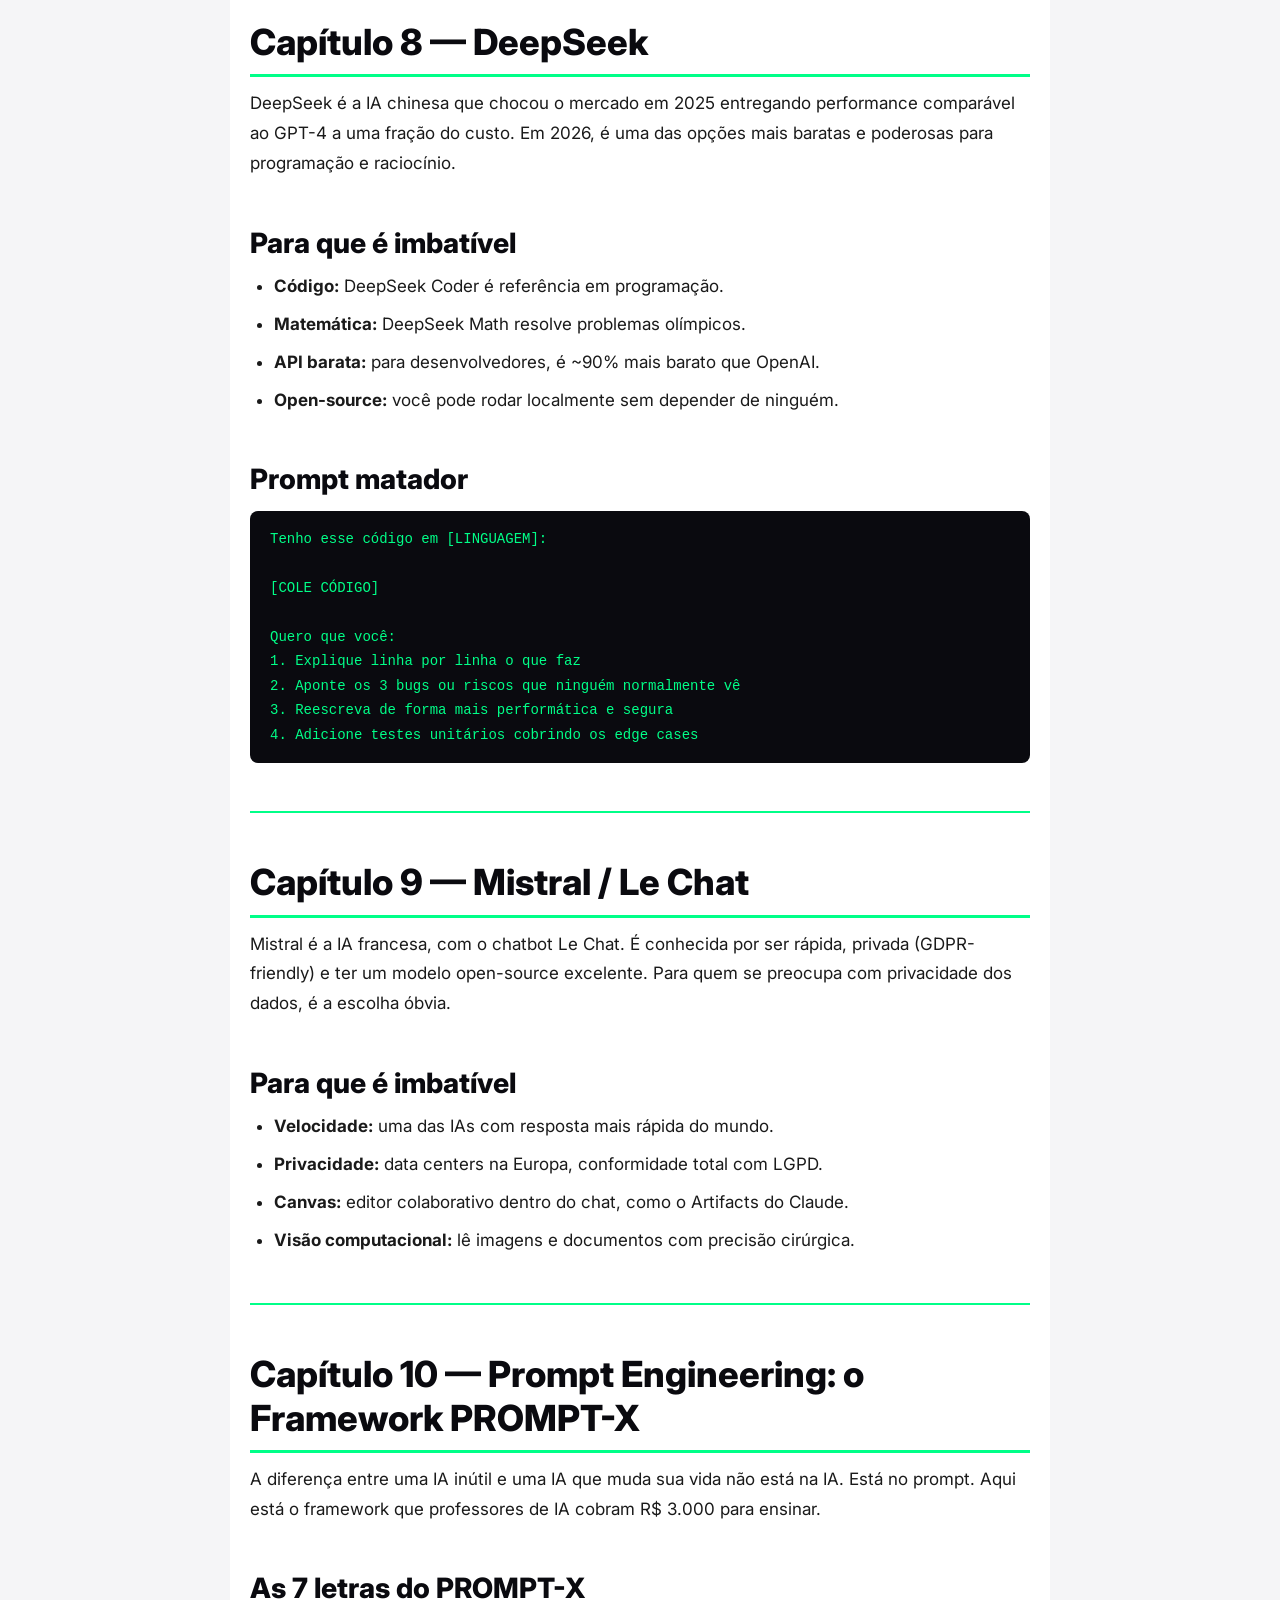
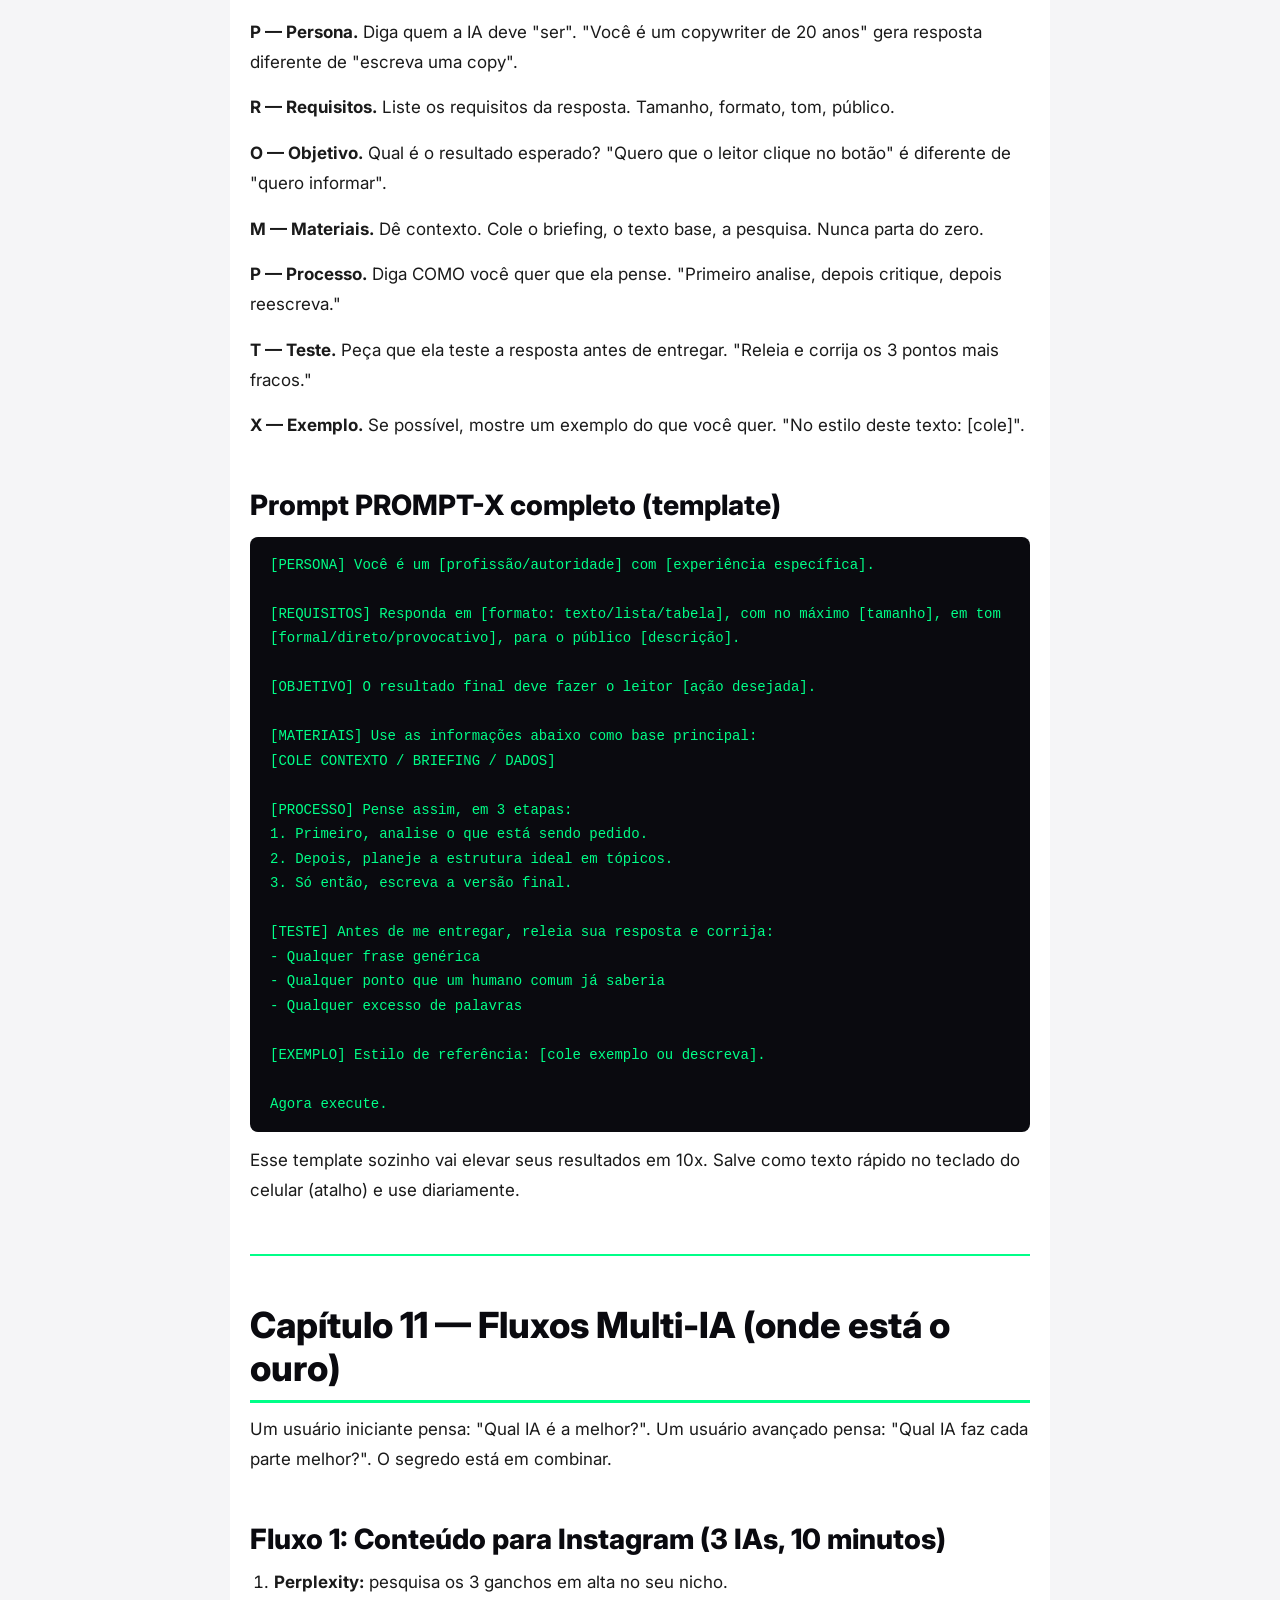
<file: produto/ebook.html>
<!DOCTYPE html>
<html lang="pt-BR">
<head>
<meta charset="UTF-8">
<meta name="viewport" content="width=device-width, initial-scale=1.0">
<title>Ebook — IA Domínio Total</title>
<link rel="preconnect" href="https://fonts.googleapis.com">
<link rel="preconnect" href="https://fonts.gstatic.com" crossorigin>
<link href="https://fonts.googleapis.com/css2?family=Inter:wght@400;600;700;800;900&display=swap" rel="stylesheet">
<link rel="stylesheet" href="../assets/css/style.css">
<style>
  body{background:#f5f5f7;color:#1a1a1a;padding-bottom:40px}
  .sidebar-toc{
    position:sticky;top:0;background:#0a0a0f;color:#fff;
    padding:14px 20px;z-index:10;display:flex;gap:10px;align-items:center;
    overflow-x:auto;white-space:nowrap;font-size:13px;
  }
  .sidebar-toc a{color:#9ca3af;padding:4px 10px;border-radius:4px}
  .sidebar-toc a:hover{background:#1a1a2e;color:#00ff88}
</style>
</head>
<body>

<nav class="sidebar-toc">
  <strong style="color:#00ff88">📘 Navegar:</strong>
  <a href="#intro">Introdução</a>
  <a href="#chatgpt">ChatGPT</a>
  <a href="#gemini">Gemini</a>
  <a href="#grok">Grok</a>
  <a href="#claude">Claude</a>
  <a href="#manus">Manus</a>
  <a href="#perplexity">Perplexity</a>
  <a href="#copilot">Copilot</a>
  <a href="#deepseek">DeepSeek</a>
  <a href="#mistral">Mistral</a>
  <a href="#prompt">Prompt Engineering</a>
  <a href="#fluxos">Fluxos Multi-IA</a>
  <a href="#negocios">Negócios</a>
</nav>

<main class="book-body">

<div class="cap">
  <h2>IA DOMÍNIO TOTAL</h2>
  <p>O manual definitivo para dominar todas as IAs do momento e transformá-las em tempo, dinheiro e uma nova profissão.</p>
</div>

<h1 id="intro">Introdução: Bem-vindo à nova era</h1>

<p>Você acabou de comprar o passaporte para a maior transformação profissional da sua vida. Em 2023, saber usar IA era diferencial. Em 2024, virou vantagem. Em 2025, virou requisito. Em 2026 — que é onde estamos agora — virou o divisor entre quem tem emprego e quem não tem, entre quem fatura bem e quem trabalha dobrado por menos.</p>

<p>Este ebook não vai te ensinar teoria. Não vai falar sobre "o futuro do trabalho" nem sobre "como a IA vai mudar o mundo". Esse papo furado já deu. Você vai aprender o que fazer, na prática, com cada IA — qual usar pra cada situação, como extrair o máximo do plano gratuito de cada uma, e como transformar tudo isso em dinheiro.</p>

<p>A estrutura é simples: cada IA tem seu capítulo. Em cada capítulo você encontra:</p>
<ul>
  <li><strong>O que é</strong> — explicado em 1 parágrafo, sem enrolação.</li>
  <li><strong>Para que serve de verdade</strong> — os casos reais onde brilha.</li>
  <li><strong>Quanto custa</strong> — e se vale a pena pagar.</li>
  <li><strong>Como começar em 5 minutos</strong> — passo a passo visual.</li>
  <li><strong>3 prompts matadores</strong> — para usar HOJE.</li>
  <li><strong>Armadilhas</strong> — o que evitar.</li>
</ul>

<p>No fim, você vai ter os fluxos de trabalho que combinam múltiplas IAs (onde está o ouro de verdade) e os 7 modelos de negócio que você pode abrir essa semana. Bora.</p>

<hr style="margin:48px 0;border:0;border-top:2px solid var(--primary)">

<h1 id="chatgpt">Capítulo 1 — ChatGPT (GPT-5)</h1>

<p>O ChatGPT, da OpenAI, é a IA mais conhecida do mundo — e por um motivo simples: ela é excelente em quase tudo. Em 2026, o modelo padrão é o GPT-5, com raciocínio avançado, memória persistente e capacidade multimodal nativa (lê imagens, ouve áudios, gera arquivos).</p>

<h2>Para que o ChatGPT é imbatível</h2>
<ul>
  <li><strong>Escrita criativa e copy:</strong> artigos, e-mails, roteiros, posts para redes sociais.</li>
  <li><strong>Planejamento:</strong> cronogramas, rotinas, estratégias de negócio.</li>
  <li><strong>Conversa natural:</strong> é a IA com o "papo" mais fluido.</li>
  <li><strong>Análise de documentos:</strong> jogue um PDF de 80 páginas e ele resume em 30 segundos.</li>
  <li><strong>Code Interpreter:</strong> roda código Python em tempo real, gera gráficos, analisa planilhas.</li>
</ul>

<h2>Planos em 2026</h2>
<ul>
  <li><strong>Grátis:</strong> GPT-5 mini, limite baixo. Ok para testar.</li>
  <li><strong>Plus (US$ 20/mês):</strong> GPT-5 completo, imagens, voz, plugins. Custo-benefício top.</li>
  <li><strong>Pro (US$ 200/mês):</strong> só vale se você usa 10+ horas por dia.</li>
</ul>

<blockquote><strong>Dica de ouro:</strong> o plano Plus geralmente só compensa se você usa a IA no mínimo 1 hora por dia para trabalho. Caso contrário, combine ChatGPT grátis + Claude grátis + Gemini grátis e cubra tudo sem pagar nada.</blockquote>

<h2>Como começar em 5 minutos</h2>
<ol>
  <li>Acesse <code>chat.openai.com</code> e crie conta com seu e-mail.</li>
  <li>No primeiro uso, ative a "memória" nas configurações. Isso faz o GPT lembrar de você em próximas conversas.</li>
  <li>No canto inferior, clique no microfone para conversar por voz — um dos recursos mais subutilizados.</li>
  <li>Arraste um PDF ou imagem para o chat — ele lê tudo.</li>
</ol>

<h2>3 Prompts Matadores para ChatGPT</h2>

<div class="prompt-block">Aja como um copywriter publicitário de 20 anos de experiência especializado em anúncios de resposta direta.

Meu produto: [DESCREVA]
Meu público: [DESCREVA]
Minha oferta: [DESCREVA]

Crie 10 variações de headline usando as fórmulas:
1. Pergunta provocativa
2. Promessa + prazo
3. Contradição
4. Segredo revelado
5. Tragédia evitada

Depois, para cada headline, escreva 1 parágrafo de abertura de 50 palavras.</div>

<div class="prompt-block">Você é um estrategista de negócio. Analise a ideia abaixo e responda com:

1. 3 pontos fortes REAIS (sem elogio vazio)
2. 3 pontos fracos que posso não estar vendo
3. 2 modelos de monetização testados
4. 1 erro fatal que devo evitar no primeiro mês
5. Ação #1 que eu devo fazer HOJE

Ideia: [COLE AQUI]</div>

<div class="prompt-block">Seja meu professor particular. Quero aprender [TEMA].

Crie um plano de 14 dias, 20 minutos por dia, com:
- Conteúdo do dia (direto e prático)
- Exercício para fazer no fim do dia
- Critério de "entendi" para avançar

Comece pelo dia 1 AGORA. Só avance quando eu disser "próximo".</div>

<h2>Armadilhas comuns do ChatGPT</h2>
<ul>
  <li><strong>Alucinação:</strong> ele inventa fatos, nomes, números. Sempre confirme informações críticas.</li>
  <li><strong>Data de corte:</strong> não tem acesso à web no plano grátis. Use o modo "Search" ou o Perplexity para notícias atuais.</li>
  <li><strong>Resposta vazia:</strong> se a resposta veio genérica, reescreva o prompt com mais contexto e peça formato específico (lista, tabela, JSON).</li>
</ul>

<hr style="margin:48px 0;border:0;border-top:2px solid var(--primary)">

<h1 id="gemini">Capítulo 2 — Google Gemini (3 Pro)</h1>

<p>O Gemini é a aposta do Google na guerra da IA. Em 2026, está na versão 3 Pro, com uma janela de contexto de 2 milhões de tokens — ou seja, você pode jogar livros inteiros que ele lê tudo. É o rei em tarefas longas e integração com Google.</p>

<h2>Para que o Gemini é imbatível</h2>
<ul>
  <li><strong>Contexto gigante:</strong> livros inteiros, vídeos longos, bases de código completas.</li>
  <li><strong>Integração Google:</strong> Drive, Gmail, Docs, YouTube — tudo conversa.</li>
  <li><strong>Análise de vídeo:</strong> mande um vídeo do YouTube, ele assiste e resume.</li>
  <li><strong>Gemini Deep Research:</strong> faz pesquisas automáticas na web e entrega relatório.</li>
  <li><strong>Gratuidade generosa:</strong> no Gemini grátis você já tem o modelo Pro com uso fora do comum.</li>
</ul>

<h2>Planos</h2>
<ul>
  <li><strong>Gemini grátis:</strong> é tão bom que muita gente não precisa pagar nada.</li>
  <li><strong>Gemini Advanced (R$ 96/mês):</strong> Deep Research ilimitado, geração de vídeo Veo, 2TB no Drive.</li>
  <li><strong>Workspace:</strong> integrado ao Google Workspace da sua empresa.</li>
</ul>

<h2>3 Prompts Matadores para Gemini</h2>

<div class="prompt-block">[Cole o link de um vídeo do YouTube ou anexe um PDF]

Faça um resumo executivo em 3 camadas:

1. TL;DR (1 parágrafo — o que é)
2. Principais insights (5 bullets numerados)
3. Ações práticas que eu, [SUA PROFISSÃO], devo tirar disso

Termine com 3 perguntas que eu deveria me fazer depois de ler.</div>

<div class="prompt-block">Use o Deep Research para investigar: "[TEMA]"

Foque em:
- Dados e estatísticas de 2025 e 2026
- Principais players e quem está ganhando
- 3 tendências emergentes que ninguém percebeu
- Oportunidades para pequenos negócios no Brasil

Entregue um relatório organizado em seções com fontes.</div>

<div class="prompt-block">Tenho uma planilha com [X] linhas sobre [TEMA]. Vou colar os dados. Quero que você:

1. Identifique os 3 padrões mais importantes
2. Crie 3 gráficos mentais (descritos) que ajudariam a visualizar
3. Diga qual linha/categoria merece atenção urgente e por quê
4. Sugira 1 ação de negócio baseada nos dados

Dados: [COLE AQUI]</div>

<hr style="margin:48px 0;border:0;border-top:2px solid var(--primary)">

<h1 id="grok">Capítulo 3 — Grok (xAI)</h1>

<p>O Grok, de Elon Musk, é a IA integrada ao X (ex-Twitter). Em 2026 está na versão Grok 4. Sua maior vantagem: acesso em tempo real ao que está acontecendo no X agora. É o rei do zeitgeist.</p>

<h2>Para que o Grok é imbatível</h2>
<ul>
  <li><strong>Tempo real:</strong> se algo aconteceu há 10 minutos, o Grok já sabe.</li>
  <li><strong>Tom direto e sem censura excessiva:</strong> responde coisas que o ChatGPT evita.</li>
  <li><strong>Análise de trending topics:</strong> ótimo para creators que produzem conteúdo em alta.</li>
  <li><strong>Modo "Think":</strong> raciocínio profundo para problemas complexos.</li>
</ul>

<h2>Planos</h2>
<ul>
  <li>Grok tem plano grátis limitado no X.</li>
  <li>X Premium+ (R$ 120/mês aprox): acesso completo ao Grok 4 + Grok Imagine (geração de vídeo).</li>
</ul>

<h2>3 Prompts Matadores para Grok</h2>

<div class="prompt-block">Grok, use dados em tempo real do X para identificar:

1. Top 5 assuntos em alta AGORA no Brasil sobre [NICHO]
2. Para cada tópico, o sentimento predominante (positivo/negativo/neutro)
3. Um gancho de conteúdo que eu possa postar HOJE para pegar essa onda

Entregue em formato pronto para colar no meu calendário de posts.</div>

<div class="prompt-block">Analise os últimos 100 tweets do perfil @[USERNAME] e me diga:

- Qual é a mensagem central que essa pessoa está vendendo
- 3 padrões de linguagem que ele usa e por que funcionam
- 1 fraqueza na argumentação dele que eu poderia explorar num debate
- Como eu criaria um conteúdo de resposta que ganhe tração</div>

<div class="prompt-block">Modo Think ativado. Quero debater comigo o seguinte problema:

[DESCREVA O PROBLEMA]

Defenda a posição oposta à minha com argumentos sólidos, sem suavizar. Me desafie de verdade. Só concorde comigo quando eu apresentar um argumento inquestionável.</div>

<hr style="margin:48px 0;border:0;border-top:2px solid var(--primary)">

<h1 id="claude">Capítulo 4 — Claude 4.7 e Claude Code</h1>

<p>Claude é o modelo da Anthropic e, em 2026, é consenso na comunidade técnica como o melhor modelo para escrita longa, raciocínio sutil e — principalmente — programação. O modelo atual é o Claude Opus 4.7. O Claude Code é uma ferramenta separada que integra o Claude ao seu terminal, seu editor e seu navegador.</p>

<h2>Para que Claude é imbatível</h2>
<ul>
  <li><strong>Escrita longa com qualidade de escritor:</strong> romances, ensaios, documentação técnica.</li>
  <li><strong>Programação:</strong> é o modelo mais usado por desenvolvedores profissionais.</li>
  <li><strong>Análise ética e nuances:</strong> responde perguntas complexas com camadas.</li>
  <li><strong>Artifacts:</strong> cria arquivos HTML, React, Python dentro do chat — você vê rodando.</li>
  <li><strong>Projetos:</strong> envie 10+ documentos como "contexto" e ele trabalha com tudo ao mesmo tempo.</li>
</ul>

<h2>Claude Code — a ferramenta que muda o jogo</h2>

<p>O Claude Code é um agente autônomo que roda no seu computador. Você dá uma tarefa ("crie um site de vendas"), ele abre arquivos, escreve código, testa, corrige erros e entrega pronto. É como ter um programador sênior disponível 24h.</p>

<p>Instalação em 30 segundos:</p>
<div class="prompt-block">npm install -g @anthropic-ai/claude-code
claude</div>

<p>Depois é só falar com ele em português mesmo. Exemplos reais que funcionam:</p>

<div class="prompt-block">Crie um site de uma página para minha barbearia. Nome: Barbearia do João.
Estilo: moderno, escuro, com dourado. Deve ter:
- Banner com frase de impacto
- Serviços com preço
- Galeria de cortes
- Botão de WhatsApp flutuante
- Formulário de agendamento
Use HTML/CSS/JS puro. Deixe pronto para hospedar no GitHub Pages.</div>

<h2>Planos do Claude</h2>
<ul>
  <li><strong>Grátis:</strong> Claude Sonnet, uso moderado.</li>
  <li><strong>Pro (US$ 20/mês):</strong> Claude Opus, Projects, artifacts avançados.</li>
  <li><strong>Max (US$ 100/mês):</strong> Claude Code com uso pesado, ideal para profissionais.</li>
</ul>

<h2>3 Prompts Matadores para Claude</h2>

<div class="prompt-block">Você é um editor de best-sellers que já trabalhou com autores como Stephen King e Gillian Flynn.

Vou te enviar um trecho de 1000 palavras do meu livro. Quero:

1. Avaliação honesta de 1 a 10 (seja duro)
2. 3 pontos fortes específicos (com citação do texto)
3. 5 pontos que precisam ser reescritos, com sugestão concreta
4. Uma frase reescrita por você, no estilo que você acha que o texto pediria

Trecho: [COLE AQUI]</div>

<div class="prompt-block">Criar um artifact:

Faça uma calculadora de juros compostos em HTML+CSS+JS numa página só.
Deve ter:
- Campos: valor inicial, aporte mensal, taxa anual, anos
- Gráfico de evolução (use Chart.js via CDN)
- Tabela com valores mensais
- Design limpo, moderno, responsivo, tema escuro
- Tudo em 1 arquivo HTML que funciona offline</div>

<div class="prompt-block">Atue como um mentor sênior. Vou te contar uma decisão difícil que preciso tomar. Antes de me dar resposta, me faça 5 perguntas — uma de cada vez — que me ajudem a enxergar o problema de ângulos que eu não estou vendo.

Só depois das 5 perguntas, me dê sua análise final.

Minha situação: [DESCREVA]</div>

<hr style="margin:48px 0;border:0;border-top:2px solid var(--primary)">

<h1 id="manus">Capítulo 5 — Manus IA</h1>

<p>A Manus IA é uma das estrelas da nova geração — um agente autônomo chinês que faz pesquisa, planeja, executa tarefas no navegador e entrega resultado concreto. É diferente das outras: você dá uma missão, ela se vira.</p>

<h2>Para que a Manus é imbatível</h2>
<ul>
  <li><strong>Pesquisa autônoma de ponta a ponta:</strong> pede um relatório, recebe um relatório.</li>
  <li><strong>Navega na web de verdade:</strong> abre sites, preenche formulários, baixa arquivos.</li>
  <li><strong>Planejamento multi-etapa:</strong> quebra a tarefa em subtarefas sozinha.</li>
  <li><strong>Criação de planilhas e apresentações:</strong> entrega em formato pronto para usar.</li>
</ul>

<h2>Como começar</h2>
<ol>
  <li>Acesse <code>manus.im</code> e crie sua conta.</li>
  <li>Você começa com créditos grátis. Use sabiamente.</li>
  <li>Escreva o pedido como se fosse para um assistente humano.</li>
</ol>

<h2>3 Prompts Matadores para Manus</h2>

<div class="prompt-block">Missão: pesquisar os 20 maiores concorrentes de [NICHO] no Brasil.

Para cada um, coletar:
- Nome
- Site
- Instagram (com número de seguidores)
- Principal oferta
- Faixa de preço
- Um ponto forte e um ponto fraco

Entregar tudo em uma planilha organizada, ordenada por tamanho do Instagram.</div>

<div class="prompt-block">Crie uma apresentação em PDF de 10 slides sobre o tema [X] para o público [Y].

Estilo: minimalista, fundo escuro, destaque em verde.

Conteúdo: faça a pesquisa sozinha, traga dados atualizados, cite fontes no último slide.

Entregue o PDF pronto.</div>

<div class="prompt-block">Pesquise os 5 editais de chamada pública abertos esta semana em [CIDADE/ESTADO] que se encaixem em [ÁREA].

Para cada um: título, órgão, valor disponível, data limite, link oficial, critérios principais e meu grau de compatibilidade se meu perfil é [DESCREVA].

Entregue como lista com link.</div>

<hr style="margin:48px 0;border:0;border-top:2px solid var(--primary)">

<h1 id="perplexity">Capítulo 6 — Perplexity</h1>

<p>Perplexity é o "Google com esteroides". É um motor de busca com IA que entrega respostas com fontes citadas. Quando você quer informação factual, atualizada, confiável, a resposta quase sempre é Perplexity.</p>

<h2>Para que é imbatível</h2>
<ul>
  <li><strong>Informação atual:</strong> busca ao vivo na web e cita fontes.</li>
  <li><strong>Pesquisa acadêmica:</strong> filtro para papers e artigos científicos.</li>
  <li><strong>Comparação de produtos:</strong> tabela comparativa gerada automaticamente.</li>
  <li><strong>Fato-checking:</strong> duvidou de algo? Cola no Perplexity.</li>
</ul>

<h2>3 Prompts Matadores para Perplexity</h2>

<div class="prompt-block">Quais são os 5 melhores [PRODUTO] disponíveis no Brasil em 2026, com melhor custo-benefício, para [USO]?

Para cada um, me dê:
- Preço médio atual
- Principal ponto forte
- Principal ponto fraco
- Link para comprar
- Avaliação média em sites brasileiros

Cite as fontes.</div>

<div class="prompt-block">Pesquise as últimas regulamentações de 2025 e 2026 sobre [TEMA] no Brasil.

Organize cronologicamente, com:
- Data
- Órgão responsável
- Resumo em 2 linhas
- Impacto prático para [PROFISSÃO/NICHO]
- Link para norma original</div>

<div class="prompt-block">O que exatamente é [CONCEITO]?

Explique em 3 níveis:
1. Para uma criança de 10 anos
2. Para um universitário
3. Para um especialista

Depois, mostre 3 aplicações reais em empresas brasileiras e cite as fontes.</div>

<hr style="margin:48px 0;border:0;border-top:2px solid var(--primary)">

<h1 id="copilot">Capítulo 7 — Microsoft Copilot</h1>

<p>O Copilot é a IA da Microsoft integrada ao Windows, Office e Edge. Usa modelos da OpenAI (GPT-5) + modelos próprios. Para quem trabalha com Excel, Word, PowerPoint e Outlook, é obrigatório.</p>

<h2>Para que é imbatível</h2>
<ul>
  <li><strong>Excel:</strong> "resuma essa planilha em 3 insights" — e pronto.</li>
  <li><strong>Word:</strong> transforma bullets em texto corrido profissional.</li>
  <li><strong>PowerPoint:</strong> gera apresentação inteira a partir de um prompt.</li>
  <li><strong>Outlook:</strong> responde e-mails no seu tom de voz automaticamente.</li>
  <li><strong>Copilot+ PC:</strong> roda localmente, sem internet — privacidade total.</li>
</ul>

<h2>3 Prompts Matadores para Copilot</h2>

<div class="prompt-block">No Excel: analise essa planilha de vendas e crie:

1. Resumo em 5 bullets
2. Top 3 produtos
3. Meses com queda incomum
4. Previsão para os próximos 3 meses (método simples, explicado)
5. Uma tabela dinâmica recomendada</div>

<div class="prompt-block">No PowerPoint: crie uma apresentação de 12 slides sobre [TEMA] para [PÚBLICO].

Use o template Ion.
Cada slide: título + 3 bullets + sugestão de imagem.
Último slide: próximos passos em 5 itens.</div>

<div class="prompt-block">No Outlook: escreva um e-mail profissional para [NOME], assunto [X], tom [formal/amigável].

Contexto: [DESCREVA].
Objetivo: [DESCREVA].
Quero que o e-mail termine com uma pergunta que force resposta.</div>

<hr style="margin:48px 0;border:0;border-top:2px solid var(--primary)">

<h1 id="deepseek">Capítulo 8 — DeepSeek</h1>

<p>DeepSeek é a IA chinesa que chocou o mercado em 2025 entregando performance comparável ao GPT-4 a uma fração do custo. Em 2026, é uma das opções mais baratas e poderosas para programação e raciocínio.</p>

<h2>Para que é imbatível</h2>
<ul>
  <li><strong>Código:</strong> DeepSeek Coder é referência em programação.</li>
  <li><strong>Matemática:</strong> DeepSeek Math resolve problemas olímpicos.</li>
  <li><strong>API barata:</strong> para desenvolvedores, é ~90% mais barato que OpenAI.</li>
  <li><strong>Open-source:</strong> você pode rodar localmente sem depender de ninguém.</li>
</ul>

<h2>Prompt matador</h2>
<div class="prompt-block">Tenho esse código em [LINGUAGEM]:

[COLE CÓDIGO]

Quero que você:
1. Explique linha por linha o que faz
2. Aponte os 3 bugs ou riscos que ninguém normalmente vê
3. Reescreva de forma mais performática e segura
4. Adicione testes unitários cobrindo os edge cases</div>

<hr style="margin:48px 0;border:0;border-top:2px solid var(--primary)">

<h1 id="mistral">Capítulo 9 — Mistral / Le Chat</h1>

<p>Mistral é a IA francesa, com o chatbot Le Chat. É conhecida por ser rápida, privada (GDPR-friendly) e ter um modelo open-source excelente. Para quem se preocupa com privacidade dos dados, é a escolha óbvia.</p>

<h2>Para que é imbatível</h2>
<ul>
  <li><strong>Velocidade:</strong> uma das IAs com resposta mais rápida do mundo.</li>
  <li><strong>Privacidade:</strong> data centers na Europa, conformidade total com LGPD.</li>
  <li><strong>Canvas:</strong> editor colaborativo dentro do chat, como o Artifacts do Claude.</li>
  <li><strong>Visão computacional:</strong> lê imagens e documentos com precisão cirúrgica.</li>
</ul>

<hr style="margin:48px 0;border:0;border-top:2px solid var(--primary)">

<h1 id="prompt">Capítulo 10 — Prompt Engineering: o Framework PROMPT-X</h1>

<p>A diferença entre uma IA inútil e uma IA que muda sua vida não está na IA. Está no prompt. Aqui está o framework que professores de IA cobram R$ 3.000 para ensinar.</p>

<h2>As 7 letras do PROMPT-X</h2>

<p><strong>P — Persona.</strong> Diga quem a IA deve "ser". "Você é um copywriter de 20 anos" gera resposta diferente de "escreva uma copy".</p>

<p><strong>R — Requisitos.</strong> Liste os requisitos da resposta. Tamanho, formato, tom, público.</p>

<p><strong>O — Objetivo.</strong> Qual é o resultado esperado? "Quero que o leitor clique no botão" é diferente de "quero informar".</p>

<p><strong>M — Materiais.</strong> Dê contexto. Cole o briefing, o texto base, a pesquisa. Nunca parta do zero.</p>

<p><strong>P — Processo.</strong> Diga COMO você quer que ela pense. "Primeiro analise, depois critique, depois reescreva."</p>

<p><strong>T — Teste.</strong> Peça que ela teste a resposta antes de entregar. "Releia e corrija os 3 pontos mais fracos."</p>

<p><strong>X — Exemplo.</strong> Se possível, mostre um exemplo do que você quer. "No estilo deste texto: [cole]".</p>

<h2>Prompt PROMPT-X completo (template)</h2>

<div class="prompt-block">[PERSONA] Você é um [profissão/autoridade] com [experiência específica].

[REQUISITOS] Responda em [formato: texto/lista/tabela], com no máximo [tamanho], em tom [formal/direto/provocativo], para o público [descrição].

[OBJETIVO] O resultado final deve fazer o leitor [ação desejada].

[MATERIAIS] Use as informações abaixo como base principal:
[COLE CONTEXTO / BRIEFING / DADOS]

[PROCESSO] Pense assim, em 3 etapas:
1. Primeiro, analise o que está sendo pedido.
2. Depois, planeje a estrutura ideal em tópicos.
3. Só então, escreva a versão final.

[TESTE] Antes de me entregar, releia sua resposta e corrija:
- Qualquer frase genérica
- Qualquer ponto que um humano comum já saberia
- Qualquer excesso de palavras

[EXEMPLO] Estilo de referência: [cole exemplo ou descreva].

Agora execute.</div>

<p>Esse template sozinho vai elevar seus resultados em 10x. Salve como texto rápido no teclado do celular (atalho) e use diariamente.</p>

<hr style="margin:48px 0;border:0;border-top:2px solid var(--primary)">

<h1 id="fluxos">Capítulo 11 — Fluxos Multi-IA (onde está o ouro)</h1>

<p>Um usuário iniciante pensa: "Qual IA é a melhor?". Um usuário avançado pensa: "Qual IA faz cada parte melhor?". O segredo está em combinar.</p>

<h2>Fluxo 1: Conteúdo para Instagram (3 IAs, 10 minutos)</h2>
<ol>
  <li><strong>Perplexity:</strong> pesquisa os 3 ganchos em alta no seu nicho.</li>
  <li><strong>Claude:</strong> escreve o carrossel com storytelling profissional.</li>
  <li><strong>Nano Banana Pro 2:</strong> gera as 10 imagens em estilo consistente.</li>
  <li><strong>ElevenLabs:</strong> gera áudio de reels com sua voz clonada.</li>
</ol>

<h2>Fluxo 2: Freelancer pesquisa + proposta (2 IAs, 20 minutos)</h2>
<ol>
  <li><strong>Manus IA:</strong> pesquisa tudo sobre o cliente em potencial e gera um dossiê.</li>
  <li><strong>Claude:</strong> escreve uma proposta personalizada no estilo do cliente.</li>
</ol>

<h2>Fluxo 3: Estudo acelerado (4 IAs, 2 horas por tema)</h2>
<ol>
  <li><strong>Gemini:</strong> processa o PDF de 200 páginas e resume em 10 seções.</li>
  <li><strong>ChatGPT:</strong> gera 30 perguntas para testar seu conhecimento.</li>
  <li><strong>Claude:</strong> cria um mapa mental visual em HTML.</li>
  <li><strong>ElevenLabs:</strong> transforma os resumos em áudio para ouvir no trânsito.</li>
</ol>

<h2>Fluxo 4: Anúncio completo para Meta Ads (3 IAs, 40 minutos)</h2>
<ol>
  <li><strong>Claude:</strong> escreve 15 variações de copy seguindo framework AIDA.</li>
  <li><strong>Nano Banana Pro 2:</strong> gera 10 imagens de criativo.</li>
  <li><strong>Sora 2:</strong> gera 3 vídeos curtos (6-10s) para teste de variação.</li>
  <li><strong>ElevenLabs:</strong> dubla cada vídeo com voz profissional.</li>
</ol>

<p>Com esses 4 fluxos você já é um profissional que cobra R$ 200 a R$ 2.000 por entrega. No próximo capítulo você vê como vender.</p>

<hr style="margin:48px 0;border:0;border-top:2px solid var(--primary)">

<h1 id="negocios">Capítulo 12 — 7 Modelos de Negócio com IA</h1>

<p>Conhecer a IA é 30% do jogo. Transformar em dinheiro é 70%. Aqui vão os 7 modelos testados, do mais simples ao mais avançado.</p>

<h3>1. Freelancer de conteúdo IA (R$ 1.000 – R$ 5.000/mês)</h3>
<p>Você entrega posts, carrosséis, roteiros de reels para pequenos negócios locais. Preço: R$ 297 a R$ 997 por pacote mensal. Use o fluxo 1.</p>

<h3>2. Criador de criativos UGC com IA (R$ 3.000 – R$ 15.000/mês)</h3>
<p>Esse é o modelo mais quente de 2026. Você cria anúncios em vídeo usando atores virtuais (HeyGen ou Hedra) e entrega pronto para Meta/TikTok. Preço: R$ 500 a R$ 1.500 por criativo. Veja bônus dedicado.</p>

<h3>3. Tradutor/Dublador com ElevenLabs (R$ 2.000 – R$ 10.000/mês)</h3>
<p>Dubla vídeos de YouTubers estrangeiros para português ou vice-versa. Preço: R$ 50 por minuto de vídeo entregue.</p>

<h3>4. Consultor de IA para pequenos negócios (R$ 2.000 – R$ 20.000/mês)</h3>
<p>Você implementa IA em empresas locais: atendimento por WhatsApp (via n8n + OpenAI), automação de tarefas, geração de relatórios. Cobrança: setup R$ 2.000 + mensalidade R$ 500.</p>

<h3>5. Criador de infoprodutos com IA (R$ 5.000 – R$ 50.000/mês)</h3>
<p>Use IA para criar seu próprio ebook, mini-curso, templates. Venda por R$ 17 a R$ 97 em escala. Este próprio ebook é um exemplo.</p>

<h3>6. Afiliado técnico de IA (R$ 1.000 – R$ 30.000/mês)</h3>
<p>Crie conteúdo ensinando a usar cada IA e afilie-se a elas (ChatGPT Plus, Gemini Advanced, HeyGen, ElevenLabs, etc.). Comissões de 20% a 50%.</p>

<h3>7. SaaS micro (R$ 10.000 – R$ 100.000/mês)</h3>
<p>Para quem domina Claude Code: crie uma micro-ferramenta que resolve 1 dor específica de 1 nicho. Cobre R$ 47/mês por acesso. Com 300 clientes, você está em R$ 14k/mês.</p>

<hr style="margin:48px 0;border:0;border-top:2px solid var(--primary)">

<h1>Conclusão: você não tem desculpa</h1>

<p>Se você leu até aqui, você já sabe mais sobre IA do que 95% da população brasileira. O que separa esses 95% de você daqui pra frente é uma coisa só: ação. Abra o ChatGPT agora. Cole um prompt. Teste. Iterate. Erre. Corrige. Vende.</p>

<p>A janela de oportunidade está aberta. Em 2 anos, todo mundo vai saber o que você vai saber. Quem capitalizar AGORA vai sair na frente e nunca mais ser alcançado.</p>

<p>Os bônus que acompanham este ebook foram feitos para acelerar sua execução. Use o pack de prompts. Aplique o método de UGC. Escolha 1 dos 10 projetos de renda extra e COMECE. Essa semana mesmo.</p>

<p>A gente se vê no topo.</p>

<blockquote>"O melhor momento para plantar uma árvore foi há 20 anos. O segundo melhor momento é agora." — Provérbio chinês</blockquote>

<p><a href="../obrigado.html" class="back-link">← Voltar para área de membros</a></p>

</main>

</body>
</html>
</file>
<file: assets/css/style.css>
/* =========================================================
   IA DOMÍNIO TOTAL — Landing Page Alta Conversão
   Design System Mobile-First
   ========================================================= */

*,*::before,*::after{box-sizing:border-box;margin:0;padding:0}
html{scroll-behavior:smooth;-webkit-text-size-adjust:100%}
body{
  font-family:'Inter',-apple-system,BlinkMacSystemFont,'Segoe UI',Roboto,sans-serif;
  background:#0a0a0f;
  color:#fff;
  line-height:1.6;
  overflow-x:hidden;
  -webkit-font-smoothing:antialiased;
}
img{max-width:100%;display:block;height:auto}
a{color:inherit;text-decoration:none}
button{font-family:inherit;cursor:pointer;border:0;background:transparent}

:root{
  --bg:#0a0a0f;
  --bg-2:#12121c;
  --bg-3:#1a1a2e;
  --primary:#00ff88;
  --primary-2:#00d4ff;
  --accent:#ff006e;
  --accent-2:#ffbe0b;
  --text:#fff;
  --text-muted:#9ca3af;
  --border:rgba(255,255,255,.08);
  --grad-hero:linear-gradient(135deg,#00ff88 0%,#00d4ff 50%,#b300ff 100%);
  --grad-cta:linear-gradient(135deg,#00ff88 0%,#00d4ff 100%);
  --grad-danger:linear-gradient(135deg,#ff006e 0%,#ffbe0b 100%);
  --shadow-glow:0 0 60px rgba(0,255,136,.35);
  --shadow-card:0 20px 60px rgba(0,0,0,.4);
  --radius:16px;
  --radius-sm:10px;
}

/* ========== CONTAINERS & LAYOUT ========== */
.container{width:100%;max-width:1140px;margin:0 auto;padding:0 20px}
.section{padding:64px 0;position:relative}
@media(min-width:768px){.section{padding:96px 0}}

/* ========== TOP BAR (urgência) ========== */
.topbar{
  background:var(--grad-danger);
  color:#0a0a0f;
  padding:10px 16px;
  text-align:center;
  font-weight:700;
  font-size:14px;
  position:sticky;
  top:0;
  z-index:1000;
}
.topbar strong{font-weight:900}
.timer{display:inline-flex;gap:4px;align-items:center;margin-left:8px;font-variant-numeric:tabular-nums}
.timer span{
  background:#0a0a0f;
  color:var(--primary);
  padding:2px 6px;
  border-radius:4px;
  font-weight:900;
  min-width:26px;
  display:inline-block;
  text-align:center;
}

/* ========== HERO ========== */
.hero{
  background:
    radial-gradient(circle at 20% 20%,rgba(0,255,136,.15),transparent 40%),
    radial-gradient(circle at 80% 60%,rgba(179,0,255,.15),transparent 40%),
    var(--bg);
  padding:48px 0 64px;
  text-align:center;
  position:relative;
  overflow:hidden;
}
.hero::before{
  content:'';
  position:absolute;
  inset:0;
  background-image:
    linear-gradient(rgba(0,255,136,.03) 1px,transparent 1px),
    linear-gradient(90deg,rgba(0,255,136,.03) 1px,transparent 1px);
  background-size:40px 40px;
  pointer-events:none;
}
.hero-content{position:relative;z-index:2}
.hero .eyebrow{
  display:inline-block;
  background:rgba(0,255,136,.1);
  border:1px solid rgba(0,255,136,.3);
  color:var(--primary);
  padding:6px 14px;
  border-radius:999px;
  font-size:12px;
  font-weight:700;
  letter-spacing:.08em;
  text-transform:uppercase;
  margin-bottom:20px;
}
.hero h1{
  font-size:clamp(30px,6vw,56px);
  font-weight:900;
  line-height:1.1;
  letter-spacing:-.02em;
  margin-bottom:18px;
}
.hero h1 .gradient{
  background:var(--grad-hero);
  -webkit-background-clip:text;
  background-clip:text;
  -webkit-text-fill-color:transparent;
  display:inline-block;
}
.hero .subline{
  font-size:clamp(16px,3vw,20px);
  color:var(--text-muted);
  max-width:640px;
  margin:0 auto 28px;
}
.hero .stats{
  display:flex;
  justify-content:center;
  gap:24px;
  margin:28px 0;
  flex-wrap:wrap;
}
.hero .stats .stat{text-align:center}
.hero .stats .num{
  font-size:28px;
  font-weight:900;
  color:var(--primary);
  display:block;
}
.hero .stats .lbl{font-size:12px;color:var(--text-muted);text-transform:uppercase;letter-spacing:.05em}

/* ========== BOTÕES ========== */
.btn{
  display:inline-flex;
  align-items:center;
  justify-content:center;
  gap:8px;
  padding:16px 20px;
  border-radius:var(--radius-sm);
  font-weight:800;
  font-size:clamp(14px,3.6vw,17px);
  transition:transform .18s ease,box-shadow .18s ease;
  white-space:normal;
  text-align:center;
  line-height:1.25;
  word-break:break-word;
  hyphens:auto;
  max-width:100%;
}
.btn-cta{
  background:var(--grad-cta);
  color:#0a0a0f;
  box-shadow:var(--shadow-glow);
  animation:pulse 2.2s infinite;
  width:100%;
  max-width:420px;
  padding:18px 16px;
}
.btn-cta:hover{transform:translateY(-2px);box-shadow:0 0 80px rgba(0,255,136,.55)}
.btn-cta-lg{
  padding:20px 18px;
  font-size:clamp(15px,4vw,19px);
}
@media(min-width:480px){
  .btn{padding:18px 28px}
  .btn-cta{padding:18px 24px}
  .btn-cta-lg{padding:22px 28px}
}
.btn-ghost{
  background:rgba(255,255,255,.05);
  border:1px solid var(--border);
  color:#fff;
}
@keyframes pulse{
  0%,100%{box-shadow:0 0 60px rgba(0,255,136,.35)}
  50%{box-shadow:0 0 100px rgba(0,255,136,.6)}
}

/* ========== AS IAS (logos/cards) ========== */
.ia-logos{
  background:var(--bg-2);
  padding:32px 0;
  border-top:1px solid var(--border);
  border-bottom:1px solid var(--border);
}
.ia-logos .marquee{
  display:flex;
  gap:32px;
  justify-content:center;
  flex-wrap:wrap;
  align-items:center;
}
.ia-logos .chip{
  background:rgba(255,255,255,.03);
  border:1px solid var(--border);
  padding:10px 18px;
  border-radius:999px;
  font-weight:700;
  font-size:14px;
  color:#fff;
}
.ia-logos .chip::before{content:'⚡';margin-right:6px;color:var(--primary)}

/* ========== SEÇÕES GERAIS ========== */
h2.section-title{
  font-size:clamp(26px,5vw,42px);
  font-weight:900;
  line-height:1.15;
  letter-spacing:-.02em;
  text-align:center;
  margin-bottom:16px;
}
h2.section-title .gradient{
  background:var(--grad-hero);
  -webkit-background-clip:text;
  background-clip:text;
  -webkit-text-fill-color:transparent;
}
.section-sub{
  text-align:center;
  color:var(--text-muted);
  font-size:17px;
  max-width:640px;
  margin:0 auto 40px;
}

/* ========== DOR ========== */
.pain-list{display:grid;grid-template-columns:1fr;gap:14px;max-width:720px;margin:0 auto}
.pain-list li{
  background:var(--bg-2);
  border:1px solid var(--border);
  padding:16px 20px;
  border-radius:var(--radius-sm);
  display:flex;
  gap:12px;
  align-items:flex-start;
  list-style:none;
}
.pain-list li::before{
  content:'✗';
  color:var(--accent);
  font-weight:900;
  font-size:20px;
  flex-shrink:0;
}

/* ========== SOLUÇÃO / OFERTA ========== */
.offer-box{
  background:linear-gradient(180deg,rgba(0,255,136,.06),rgba(0,212,255,.03));
  border:2px solid var(--primary);
  border-radius:var(--radius);
  padding:32px 24px;
  box-shadow:var(--shadow-glow),var(--shadow-card);
  max-width:760px;
  margin:0 auto;
  position:relative;
}
.offer-box .badge-top{
  position:absolute;
  top:-14px;
  left:50%;
  transform:translateX(-50%);
  background:var(--grad-cta);
  color:#0a0a0f;
  padding:6px 18px;
  border-radius:999px;
  font-size:12px;
  font-weight:900;
  letter-spacing:.08em;
  text-transform:uppercase;
  white-space:nowrap;
}
.offer-title{
  font-size:clamp(22px,4vw,32px);
  font-weight:900;
  text-align:center;
  margin:12px 0 8px;
  line-height:1.2;
}
.offer-stack{margin:24px 0}
.offer-item{
  display:flex;
  justify-content:space-between;
  align-items:flex-start;
  gap:12px;
  padding:14px 0;
  border-bottom:1px dashed var(--border);
  font-size:15px;
}
.offer-item:last-child{border-bottom:0}
.offer-item .name{font-weight:600;flex:1}
.offer-item .val{color:var(--primary);font-weight:800;white-space:nowrap}
.offer-total{
  display:flex;
  justify-content:space-between;
  padding:16px 0;
  font-size:16px;
  color:var(--text-muted);
  border-top:2px solid var(--border);
  margin-top:8px;
}
.offer-total.strike .val{text-decoration:line-through;color:#ff6b6b}
.offer-final{
  text-align:center;
  padding:20px 0 4px;
}
.offer-final .label{font-size:13px;color:var(--text-muted);text-transform:uppercase;letter-spacing:.1em;margin-bottom:6px}
.offer-final .price{
  font-size:clamp(44px,9vw,72px);
  font-weight:900;
  background:var(--grad-hero);
  -webkit-background-clip:text;
  background-clip:text;
  -webkit-text-fill-color:transparent;
  line-height:1;
  display:inline-block;
}
.offer-final .price .cents{font-size:.5em;vertical-align:top}
.offer-final .hint{font-size:14px;color:var(--text-muted);margin-top:8px}

/* ========== BÔNUS CARDS ========== */
.bonus-grid{
  display:grid;
  grid-template-columns:1fr;
  gap:18px;
  margin-top:32px;
}
@media(min-width:768px){.bonus-grid{grid-template-columns:1fr 1fr}}
.bonus-card{
  background:var(--bg-2);
  border:1px solid var(--border);
  border-radius:var(--radius);
  padding:24px;
  transition:transform .2s ease,border-color .2s ease;
  position:relative;
  overflow:hidden;
}
.bonus-card::before{
  content:'';
  position:absolute;
  top:0;left:0;right:0;
  height:3px;
  background:var(--grad-cta);
}
.bonus-card:hover{transform:translateY(-4px);border-color:var(--primary)}
.bonus-card .tag{
  display:inline-block;
  background:rgba(255,190,11,.1);
  color:var(--accent-2);
  padding:4px 10px;
  border-radius:4px;
  font-size:11px;
  font-weight:800;
  letter-spacing:.05em;
  text-transform:uppercase;
  margin-bottom:12px;
}
.bonus-card h3{font-size:20px;font-weight:800;margin-bottom:10px;line-height:1.25}
.bonus-card p{color:var(--text-muted);font-size:15px;margin-bottom:12px}
.bonus-card .value{
  font-size:14px;
  color:var(--primary);
  font-weight:700;
}
.bonus-card .value s{color:var(--text-muted);margin-right:6px}

/* ========== PROVA SOCIAL ========== */
.social-grid{
  display:grid;
  grid-template-columns:1fr;
  gap:16px;
}
@media(min-width:768px){.social-grid{grid-template-columns:repeat(3,1fr)}}
.social-card{
  background:var(--bg-2);
  border:1px solid var(--border);
  padding:20px;
  border-radius:var(--radius-sm);
}
.social-card .stars{color:var(--accent-2);font-size:16px;margin-bottom:8px;letter-spacing:2px}
.social-card .quote{font-size:15px;margin-bottom:14px;color:#e5e5e5}
.social-card .who{display:flex;gap:10px;align-items:center}
.social-card .avatar{
  width:40px;height:40px;border-radius:50%;
  background:var(--grad-cta);
  display:flex;align-items:center;justify-content:center;
  color:#0a0a0f;font-weight:900;font-size:16px;
  flex-shrink:0;
}
.social-card .who small{display:block;color:var(--text-muted);font-size:12px}

/* ========== GARANTIA ========== */
.guarantee{
  display:grid;
  grid-template-columns:1fr;
  gap:24px;
  align-items:center;
  max-width:780px;
  margin:0 auto;
  background:var(--bg-2);
  padding:32px 24px;
  border-radius:var(--radius);
  border:1px solid var(--border);
  text-align:center;
}
.guarantee .seal{
  width:140px;height:140px;
  margin:0 auto;
  border-radius:50%;
  background:var(--grad-cta);
  color:#0a0a0f;
  display:flex;
  align-items:center;
  justify-content:center;
  flex-direction:column;
  font-weight:900;
  box-shadow:var(--shadow-glow);
  flex-shrink:0;
}
.guarantee .seal .big{font-size:38px;line-height:1}
.guarantee .seal .lbl{font-size:11px;letter-spacing:.1em;text-transform:uppercase;margin-top:4px}
.guarantee h3{font-size:22px;font-weight:900;margin-bottom:8px}
.guarantee p{color:var(--text-muted);font-size:15px}

/* ========== FAQ ========== */
.faq-list{max-width:780px;margin:0 auto}
.faq-item{
  background:var(--bg-2);
  border:1px solid var(--border);
  border-radius:var(--radius-sm);
  margin-bottom:12px;
  overflow:hidden;
}
.faq-item summary{
  padding:18px 20px;
  font-weight:700;
  font-size:16px;
  cursor:pointer;
  list-style:none;
  display:flex;
  justify-content:space-between;
  align-items:center;
  gap:12px;
}
.faq-item summary::-webkit-details-marker{display:none}
.faq-item summary::after{
  content:'+';
  color:var(--primary);
  font-size:24px;
  font-weight:400;
  transition:transform .2s;
}
.faq-item[open] summary::after{transform:rotate(45deg)}
.faq-item .ans{padding:0 20px 20px;color:var(--text-muted);font-size:15px}

/* ========== CTA BLOCK ========== */
.cta-block{
  background:
    radial-gradient(circle at 50% 0%,rgba(0,255,136,.2),transparent 60%),
    var(--bg-2);
  padding:48px 24px;
  border-radius:var(--radius);
  text-align:center;
  border:1px solid var(--border);
}
.cta-block h3{
  font-size:clamp(22px,4vw,32px);
  font-weight:900;
  margin-bottom:14px;
  line-height:1.2;
}
.cta-block p{color:var(--text-muted);margin-bottom:24px;font-size:16px}

/* ========== FOOTER ========== */
.footer{
  background:#000;
  padding:32px 20px;
  text-align:center;
  font-size:13px;
  color:var(--text-muted);
  border-top:1px solid var(--border);
}
.footer a{color:var(--primary)}
.footer .disclaimer{max-width:760px;margin:16px auto 0;font-size:11px;opacity:.7;line-height:1.5}

/* ========== STICKY MOBILE CTA ========== */
.sticky-cta{
  position:fixed;
  bottom:0;left:0;right:0;
  background:var(--bg-2);
  border-top:1px solid var(--border);
  padding:10px 12px;
  z-index:999;
  display:flex;
  gap:10px;
  align-items:center;
  justify-content:space-between;
  backdrop-filter:blur(10px);
  box-shadow:0 -10px 40px rgba(0,0,0,.5);
}
.sticky-cta .info{flex-shrink:0;min-width:0}
.sticky-cta .info .price{color:var(--primary);font-weight:900;font-size:17px;line-height:1.1}
.sticky-cta .info small{display:block;color:var(--text-muted);font-size:10px;line-height:1.2;margin-top:2px}
.sticky-cta .btn{
  padding:12px 14px;
  font-size:13px;
  white-space:nowrap;
  flex:1;
  max-width:none;
  animation:none;
}
@media(min-width:768px){.sticky-cta{display:none}}
body{padding-bottom:72px}
@media(min-width:768px){body{padding-bottom:0}}

/* ========== UTILIDADES ========== */
.text-center{text-align:center}
.mt-24{margin-top:24px}
.mb-8{margin-bottom:8px}
.hidden{display:none}

/* ========== EBOOK / PRODUTO ========== */
.book-body{
  max-width:820px;
  margin:0 auto;
  padding:40px 20px;
  background:#fff;
  color:#1a1a1a;
  line-height:1.75;
  font-size:17px;
}
.book-body h1,.book-body h2,.book-body h3{color:#0a0a0f;font-weight:800;margin:28px 0 12px;line-height:1.2}
.book-body h1{font-size:36px;border-bottom:3px solid var(--primary);padding-bottom:10px}
.book-body h2{font-size:28px;margin-top:48px}
.book-body h3{font-size:22px}
.book-body p{margin-bottom:16px}
.book-body ul,.book-body ol{padding-left:24px;margin-bottom:16px}
.book-body li{margin-bottom:8px}
.book-body code{
  background:#f0f0f0;
  padding:2px 6px;
  border-radius:4px;
  font-family:'Courier New',monospace;
  font-size:.9em;
  color:#c7254e;
}
.book-body blockquote{
  border-left:4px solid var(--primary);
  padding:12px 20px;
  background:#f8f9fa;
  margin:20px 0;
  font-style:italic;
  color:#555;
}
.book-body .cap{
  background:var(--grad-hero);
  color:#fff;
  padding:40px;
  border-radius:12px;
  margin:40px 0;
  text-align:center;
}
.book-body .cap h2{color:#fff;border:0;margin:0;font-size:32px}
.book-body .cap p{opacity:.95;margin:8px 0 0}
.book-body .prompt-block{
  background:#0a0a0f;
  color:#00ff88;
  padding:16px 20px;
  border-radius:8px;
  font-family:'Courier New',monospace;
  font-size:14px;
  margin:14px 0;
  white-space:pre-wrap;
  overflow-x:auto;
}
.book-body .back-link{
  display:inline-block;
  margin:20px 0;
  color:var(--primary-2);
  font-weight:700;
}
</file>
